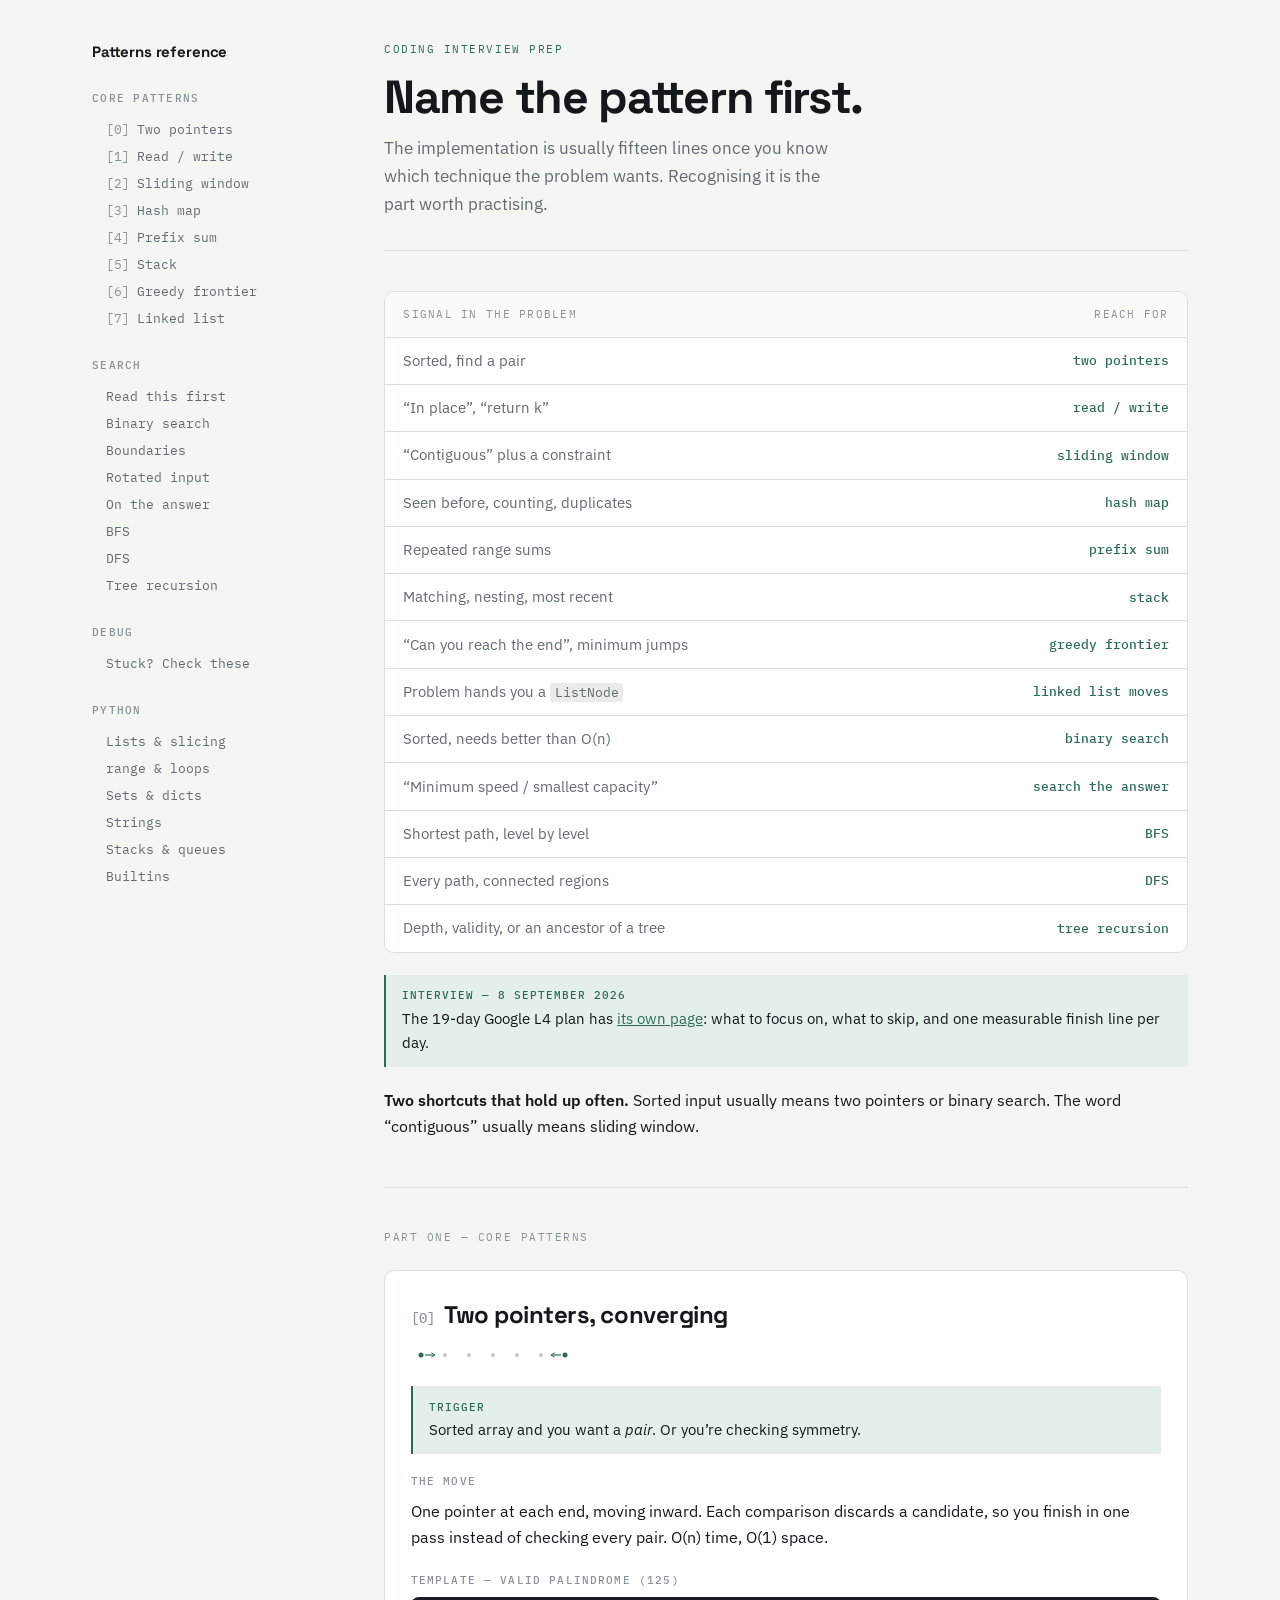
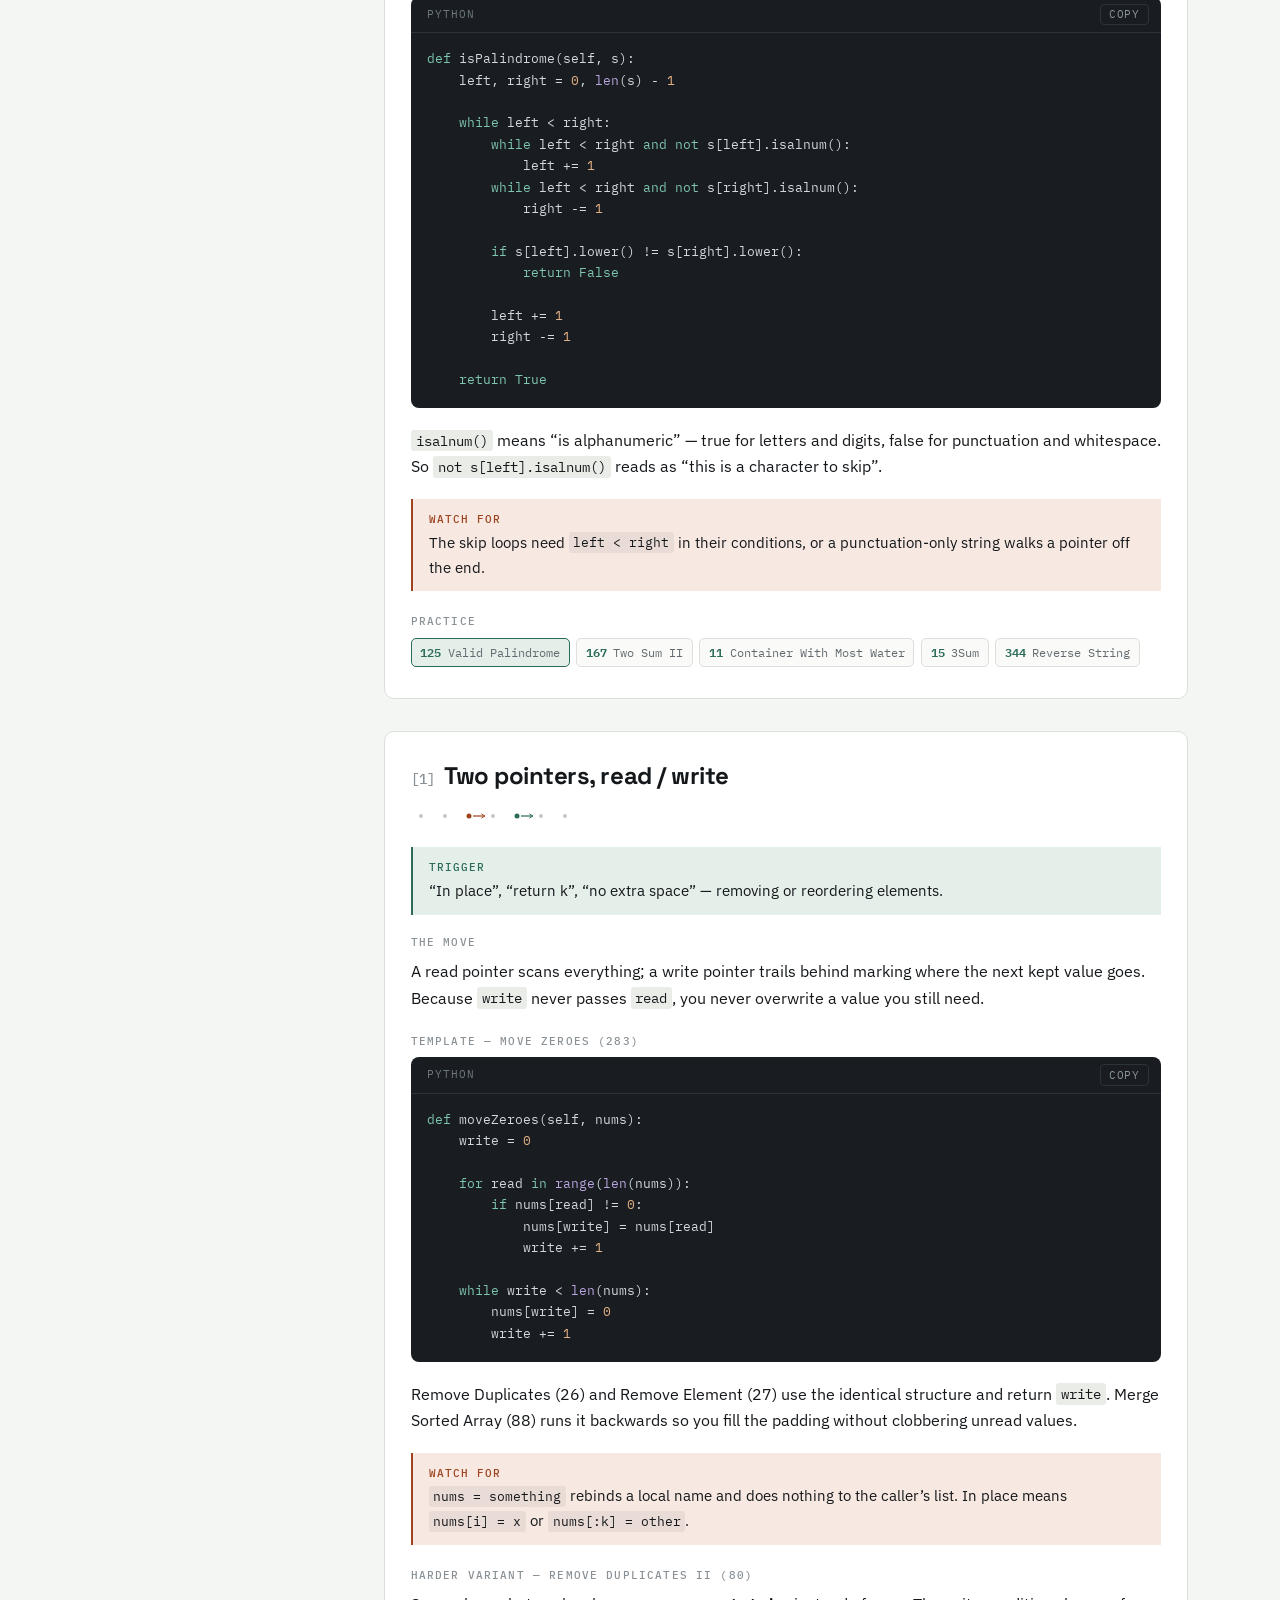
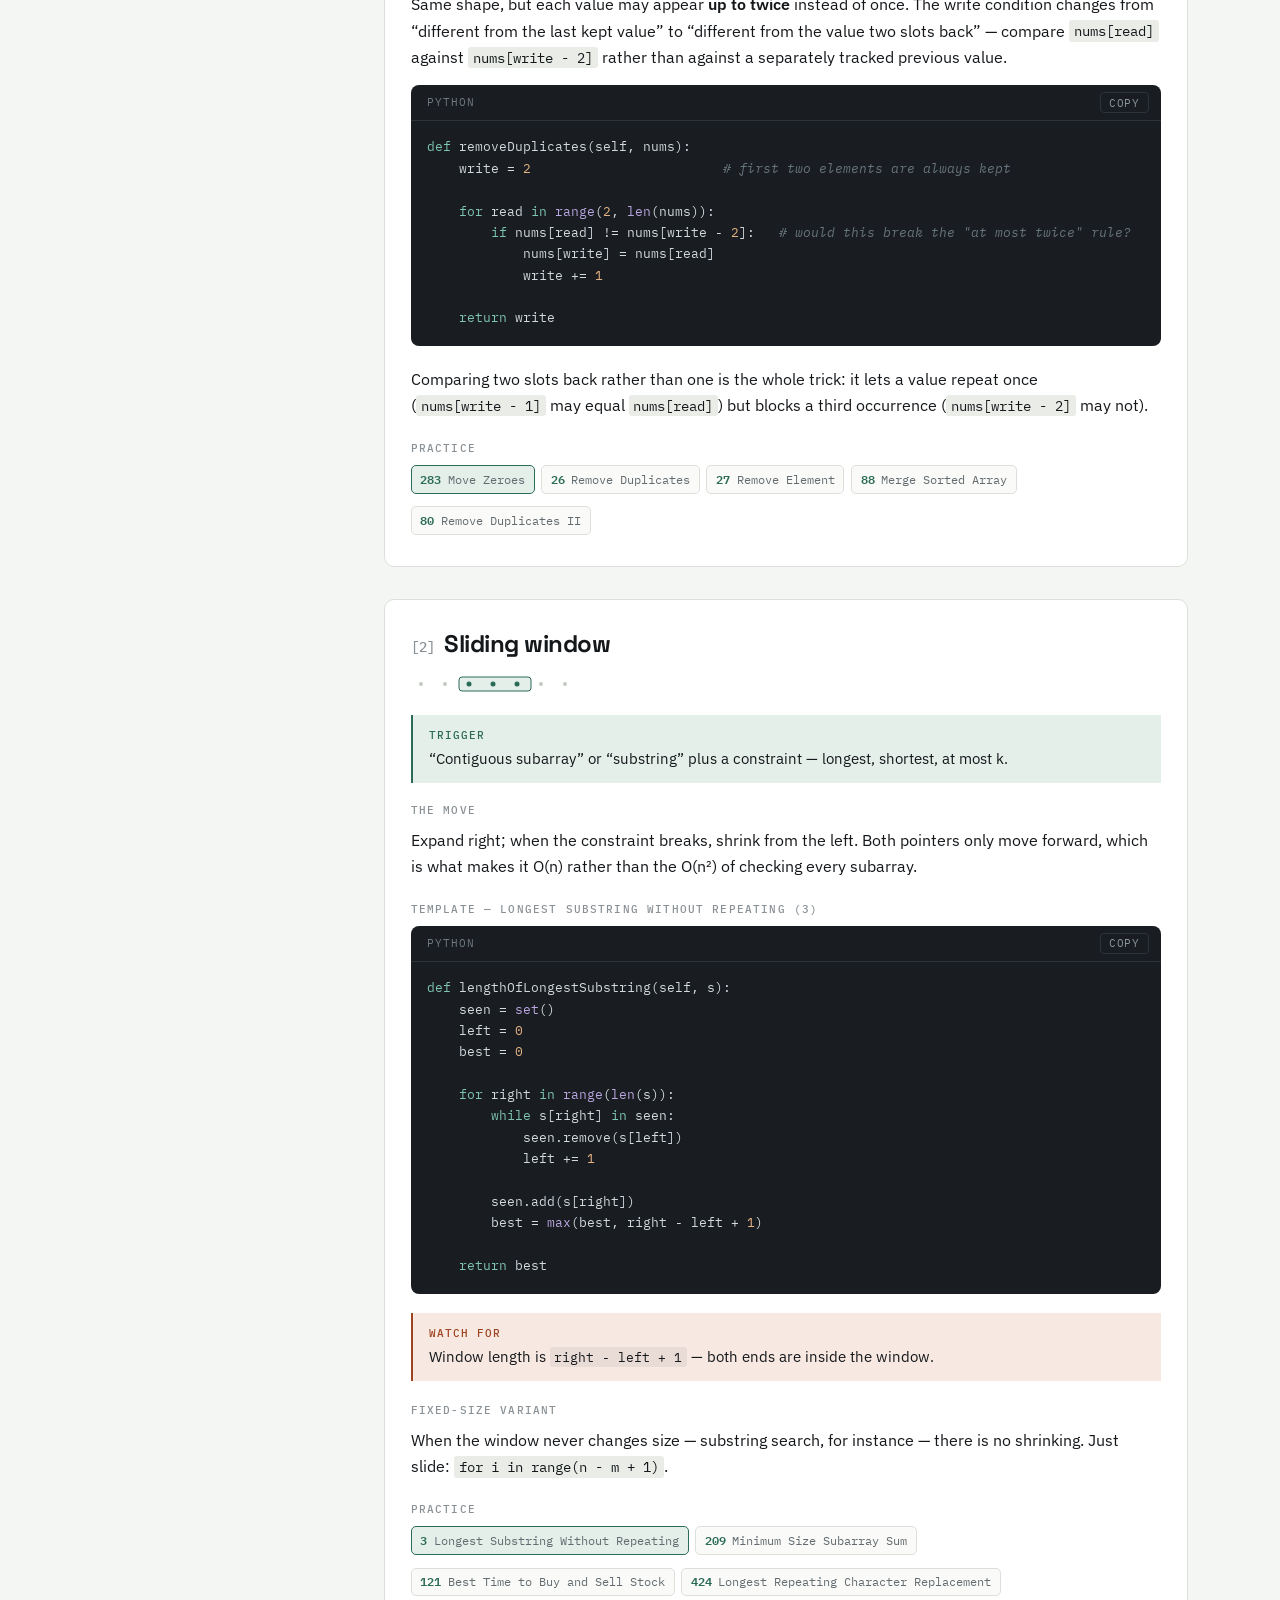
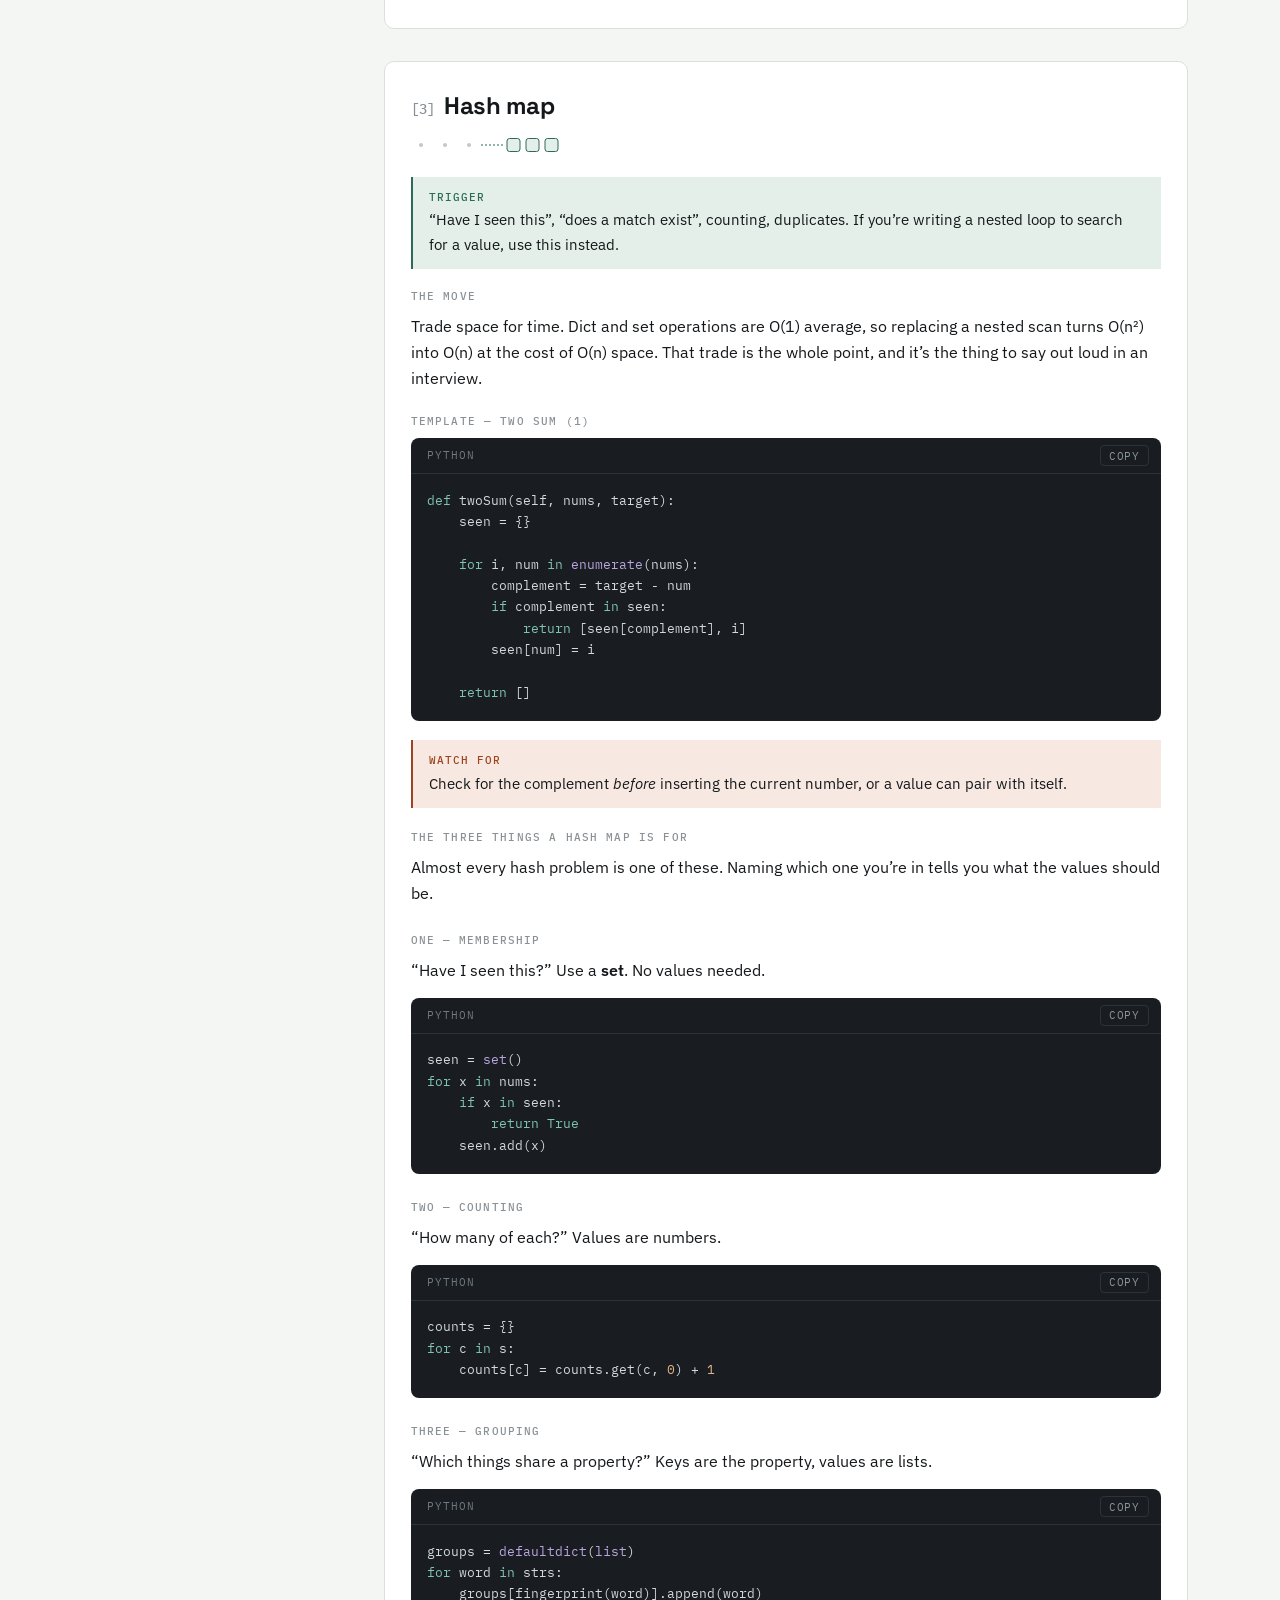
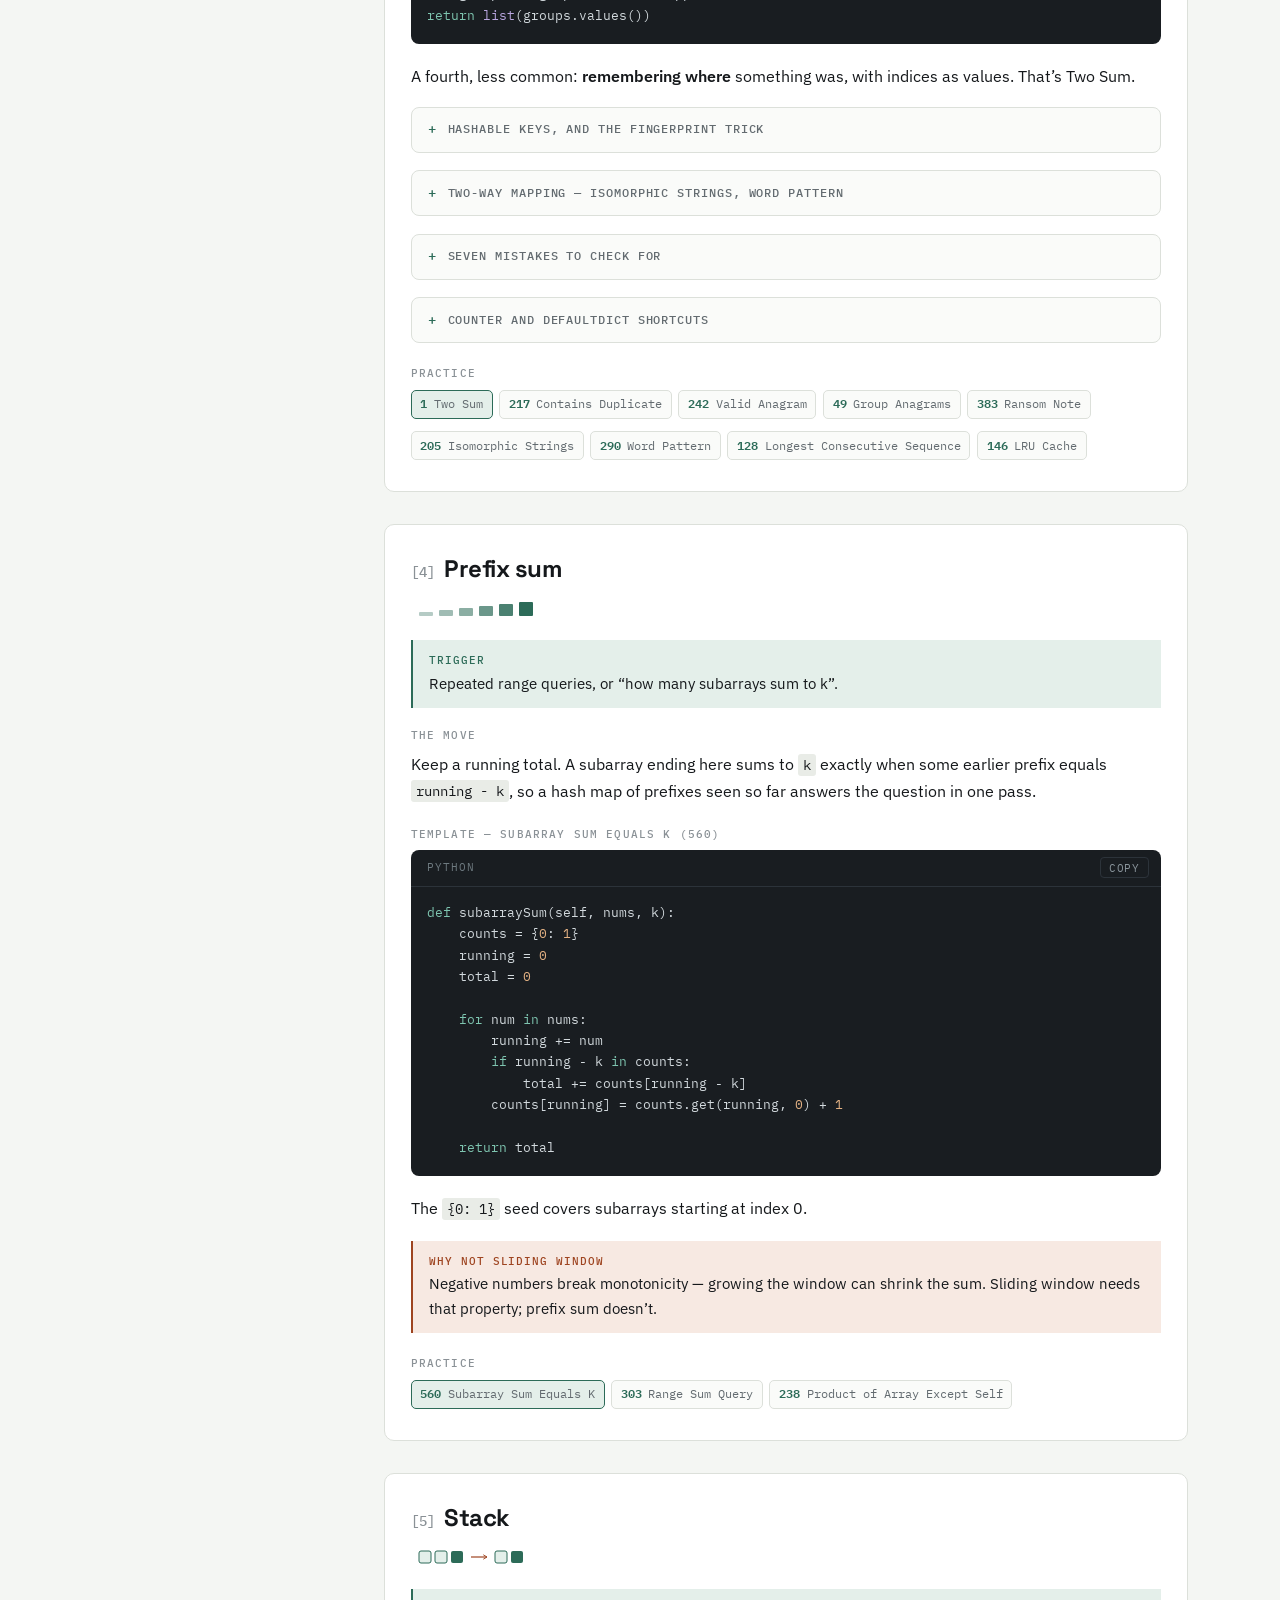
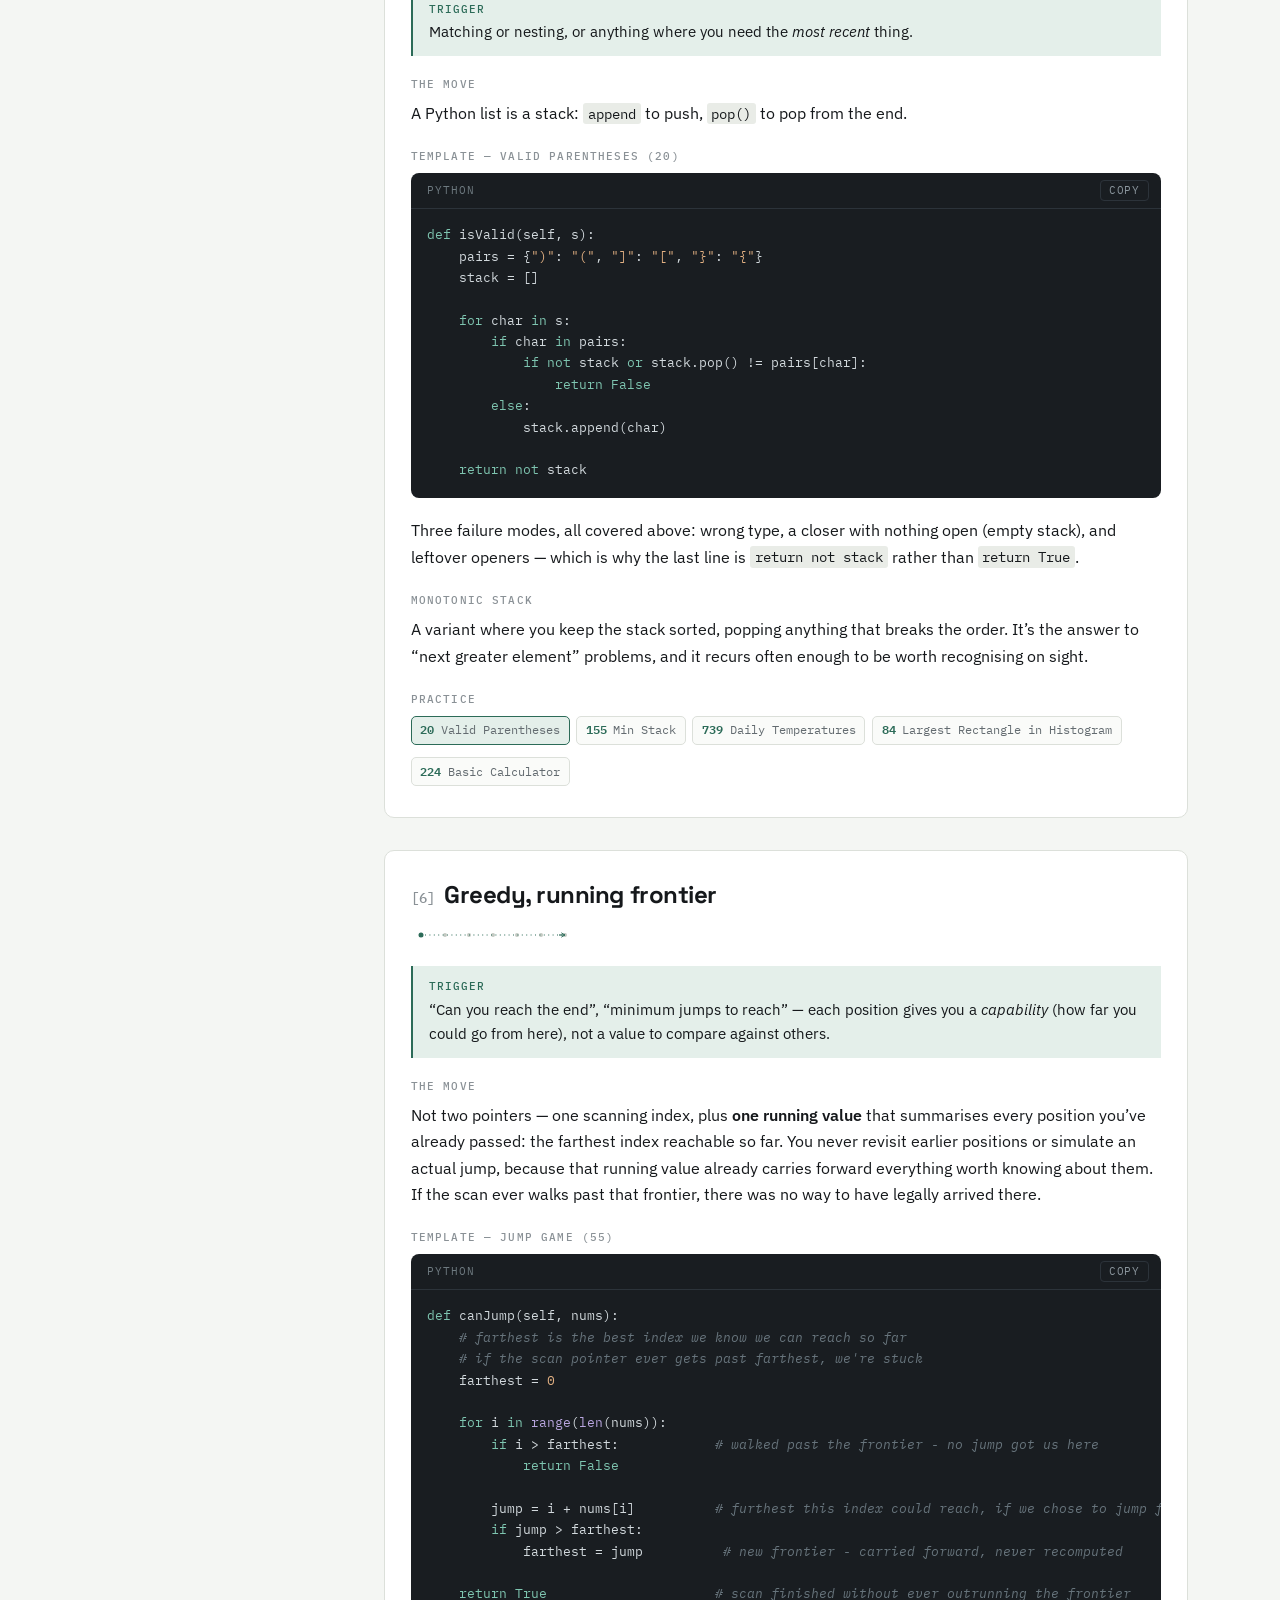
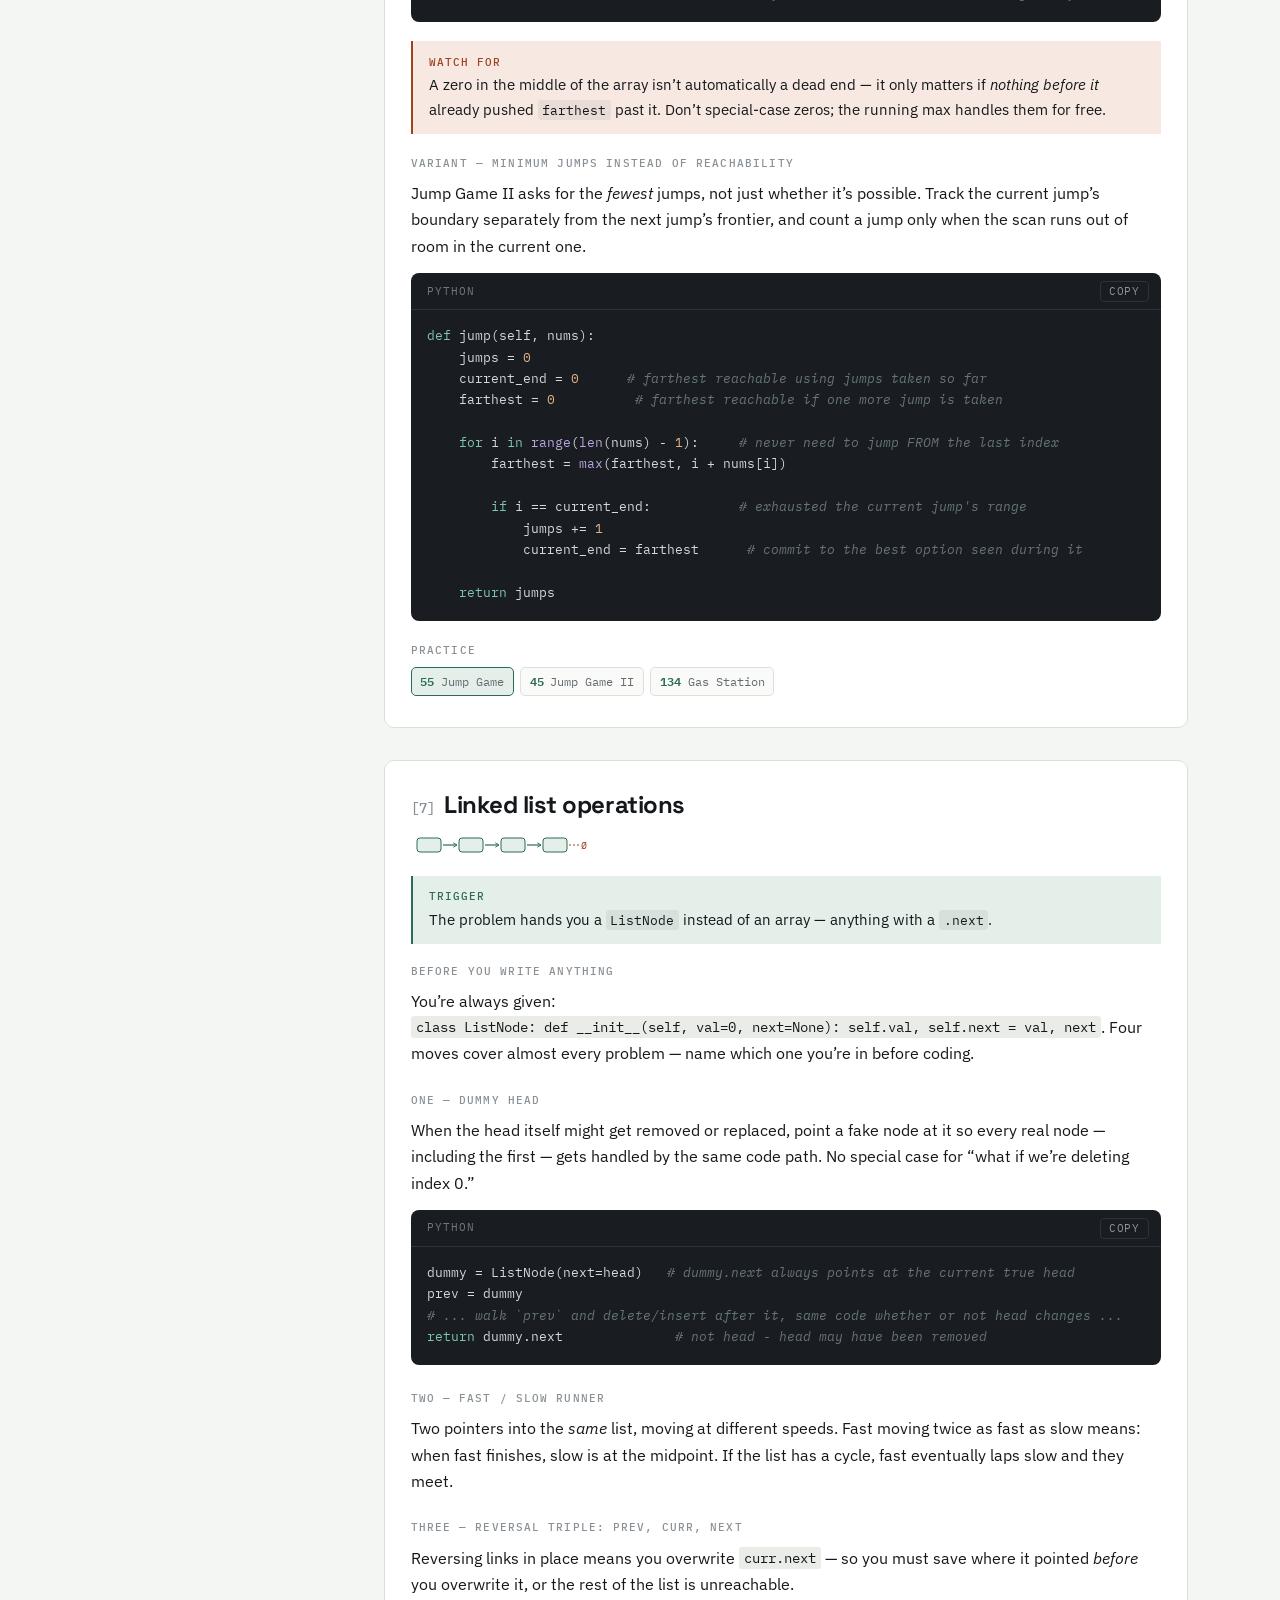
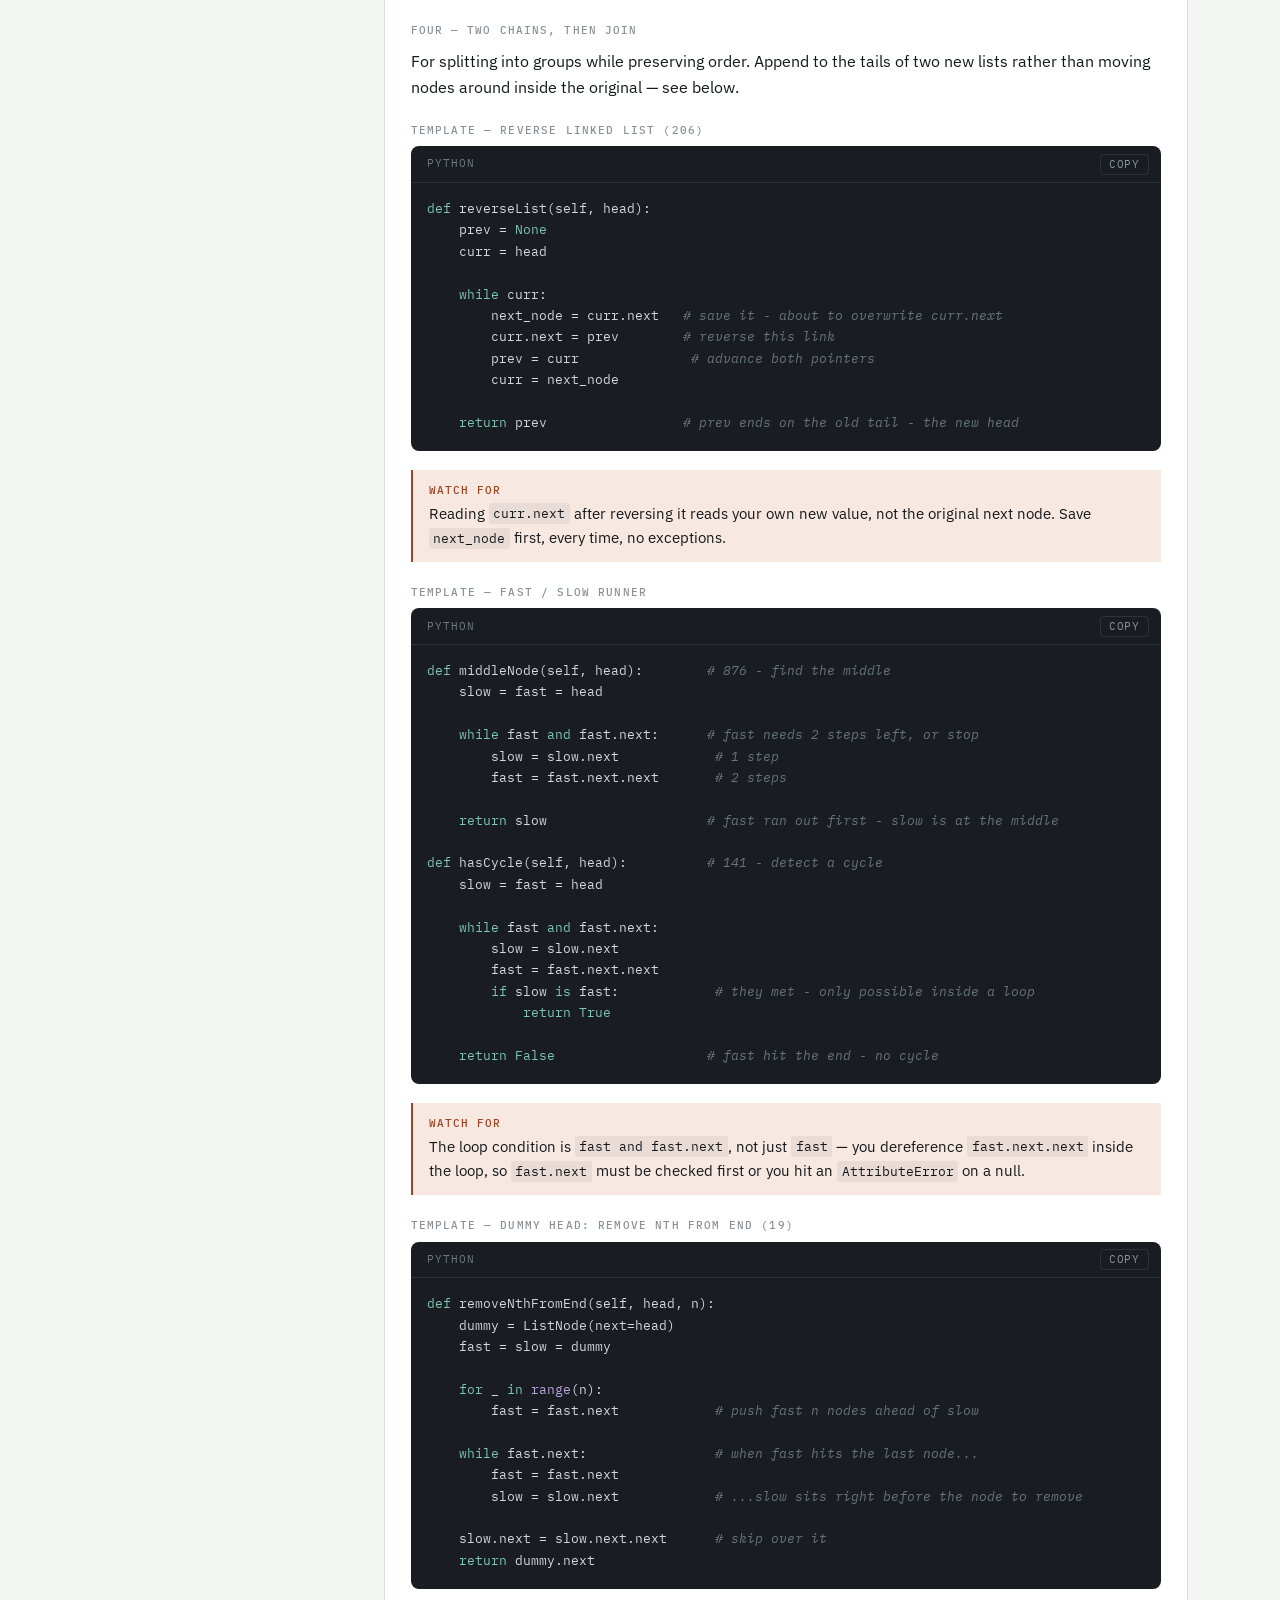
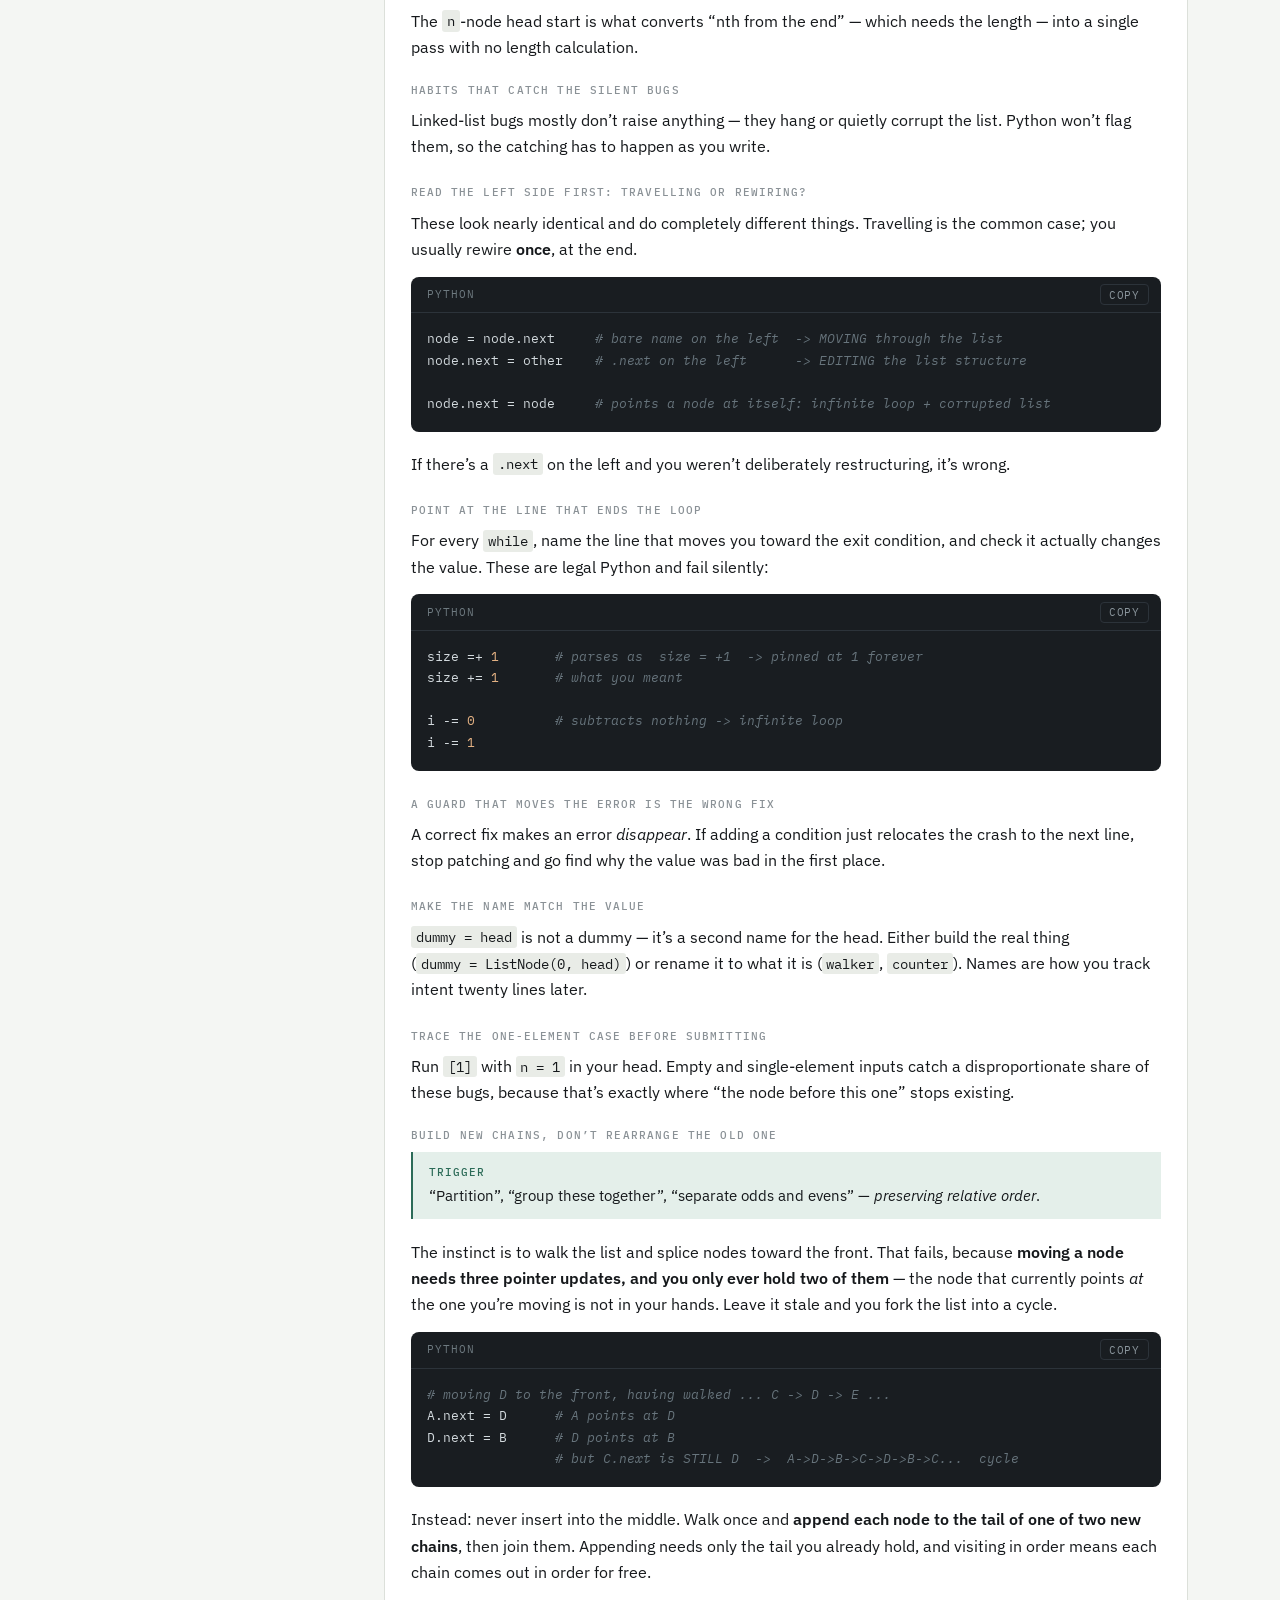
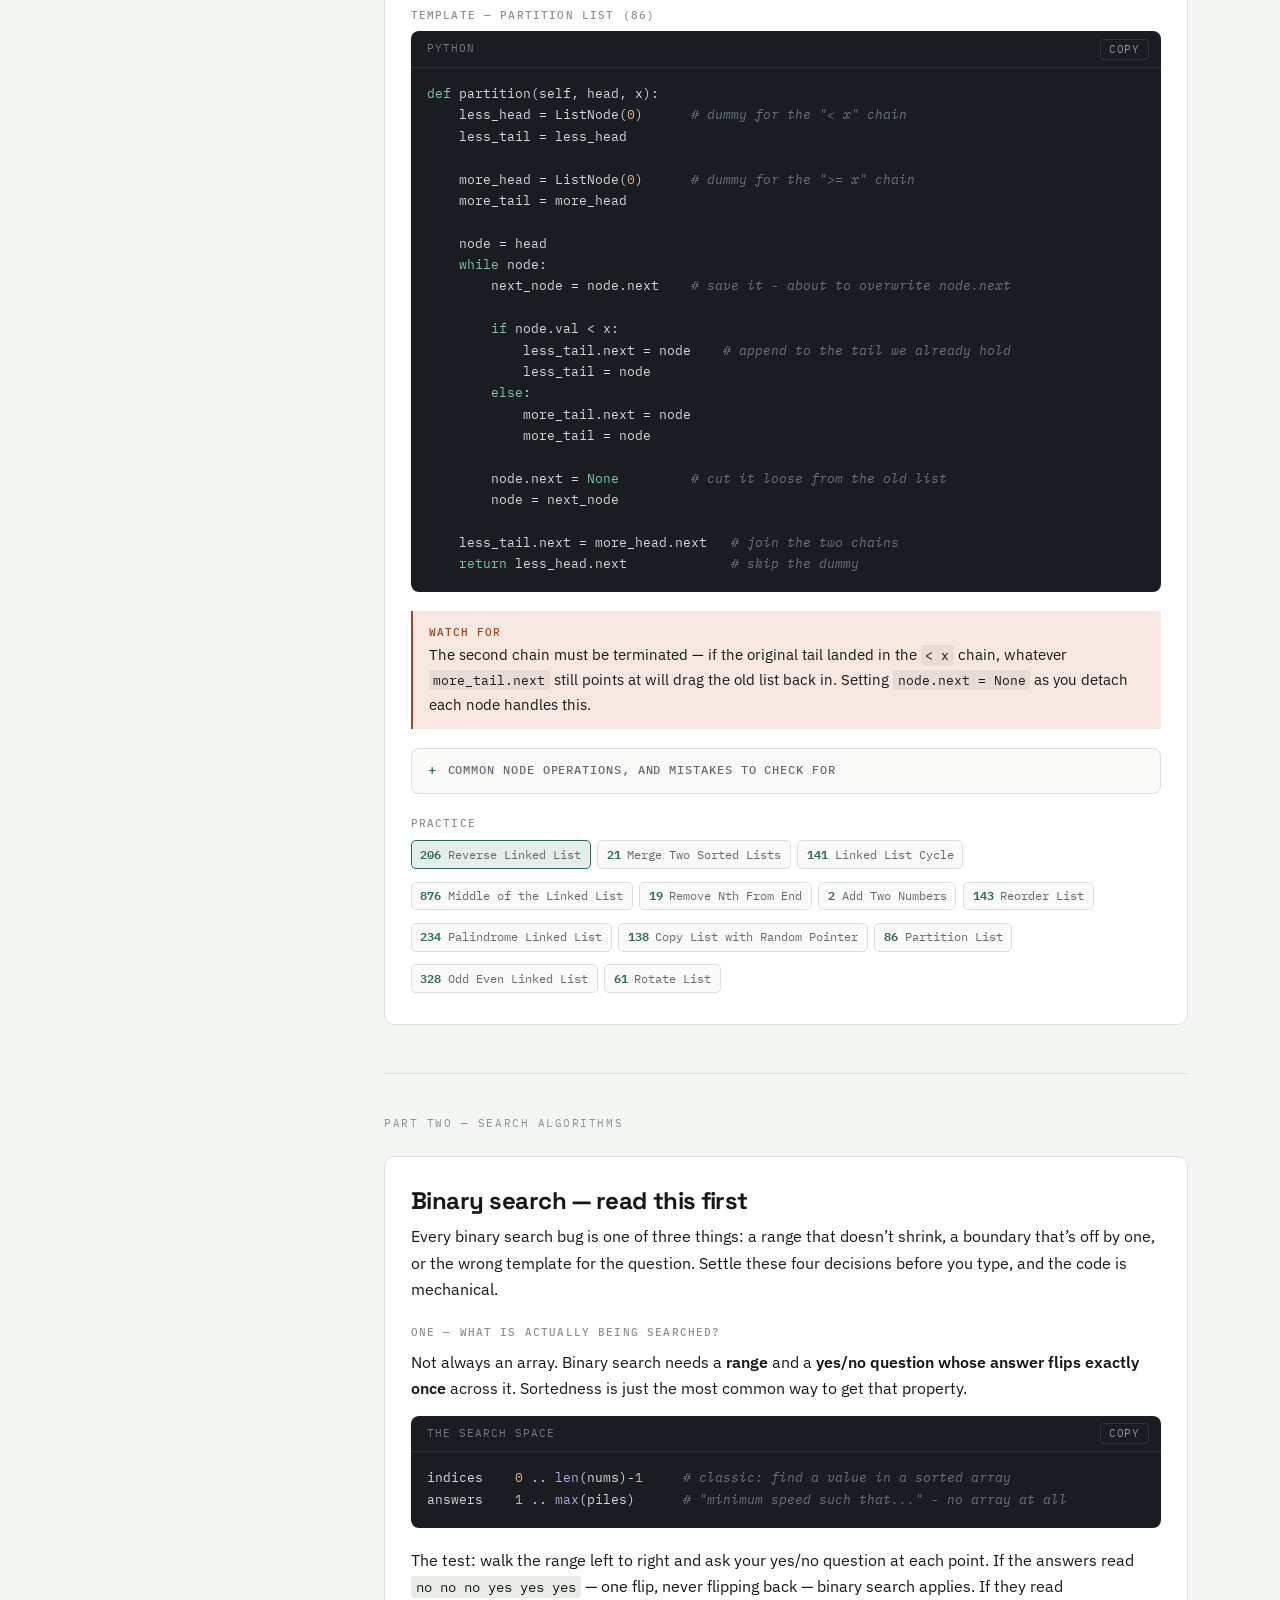
<file: index.html>
<!DOCTYPE html>
<html lang="en">
<head>
<meta charset="utf-8">
<meta name="viewport" content="width=device-width, initial-scale=1">
<title>Patterns reference — coding interview prep</title>
<link rel="preconnect" href="https://fonts.googleapis.com">
<link rel="preconnect" href="https://fonts.gstatic.com" crossorigin>
<link href="https://fonts.googleapis.com/css2?family=Space+Grotesk:wght@500;700&family=IBM+Plex+Sans:wght@400;500;600&family=IBM+Plex+Mono:wght@400;500;600&display=swap" rel="stylesheet">
<link rel="stylesheet" href="style.css">
</head>
<body>
<div class="wrap">
<nav class="rail">
  <p class="rail-title">Patterns reference</p>
  <div class="rail-nav">
  <h4>Core patterns</h4>
  <a href="#two-pointers"><span class="idx">[0]</span>Two pointers</a>
  <a href="#read-write"><span class="idx">[1]</span>Read / write</a>
  <a href="#window"><span class="idx">[2]</span>Sliding window</a>
  <a href="#hash"><span class="idx">[3]</span>Hash map</a>
  <a href="#prefix"><span class="idx">[4]</span>Prefix sum</a>
  <a href="#stack"><span class="idx">[5]</span>Stack</a>
  <a href="#greedy"><span class="idx">[6]</span>Greedy frontier</a>
  <a href="#linked-list"><span class="idx">[7]</span>Linked list</a>
  <h4>Search</h4>
  <a href="#binary-primer">Read this first</a>
  <a href="#binary">Binary search</a>
  <a href="#boundary">Boundaries</a>
  <a href="#rotated">Rotated input</a>
  <a href="#answer">On the answer</a>
  <a href="#bfs">BFS</a>
  <a href="#dfs">DFS</a>
  <a href="#tree-recursion">Tree recursion</a>
  <h4>Debug</h4>
  <a href="#checklist">Stuck? Check these</a>
  <h4>Python</h4>
  <a href="#g-lists">Lists &amp; slicing</a>
  <a href="#g-range">range &amp; loops</a>
  <a href="#g-dict">Sets &amp; dicts</a>
  <a href="#g-str">Strings</a>
  <a href="#g-stack">Stacks &amp; queues</a>
  <a href="#g-built">Builtins</a>
  <h4>Interview</h4>
  <a class="out" href="google.html">Google &mdash; Sep 8 &rarr;</a>
  </div>
</nav>
<main>
<header class="mast">
  <p class="eyebrow">Coding interview prep</p>
  <h1>Name the pattern first.</h1>
  <p class="lede">The implementation is usually fifteen lines once you know which technique the problem wants. Recognising it is the part worth practising.</p>
</header>

<div class="signals">
  <div class="signals-hd"><span>Signal in the problem</span><span>Reach for</span></div>
  <a class="sig" href="#two-pointers"><span class="sig-q">Sorted, find a pair</span><span class="sig-a">two pointers</span></a>
  <a class="sig" href="#read-write"><span class="sig-q">&ldquo;In place&rdquo;, &ldquo;return k&rdquo;</span><span class="sig-a">read / write</span></a>
  <a class="sig" href="#window"><span class="sig-q">&ldquo;Contiguous&rdquo; plus a constraint</span><span class="sig-a">sliding window</span></a>
  <a class="sig" href="#hash"><span class="sig-q">Seen before, counting, duplicates</span><span class="sig-a">hash map</span></a>
  <a class="sig" href="#prefix"><span class="sig-q">Repeated range sums</span><span class="sig-a">prefix sum</span></a>
  <a class="sig" href="#stack"><span class="sig-q">Matching, nesting, most recent</span><span class="sig-a">stack</span></a>
  <a class="sig" href="#greedy"><span class="sig-q">&ldquo;Can you reach the end&rdquo;, minimum jumps</span><span class="sig-a">greedy frontier</span></a>
  <a class="sig" href="#linked-list"><span class="sig-q">Problem hands you a <code>ListNode</code></span><span class="sig-a">linked list moves</span></a>
  <a class="sig" href="#binary"><span class="sig-q">Sorted, needs better than O(n)</span><span class="sig-a">binary search</span></a>
  <a class="sig" href="#answer"><span class="sig-q">&ldquo;Minimum speed / smallest capacity&rdquo;</span><span class="sig-a">search the answer</span></a>
  <a class="sig" href="#bfs"><span class="sig-q">Shortest path, level by level</span><span class="sig-a">BFS</span></a>
  <a class="sig" href="#dfs"><span class="sig-q">Every path, connected regions</span><span class="sig-a">DFS</span></a>
  <a class="sig" href="#tree-recursion"><span class="sig-q">Depth, validity, or an ancestor of a tree</span><span class="sig-a">tree recursion</span></a>
</div>

<div class="trigger"><b>Interview — 8 September 2026</b>The 19-day Google L4 plan has <a href="google.html">its own page</a>: what to focus on, what to skip, and one measurable finish line per day.</div>

<p><strong>Two shortcuts that hold up often.</strong> Sorted input usually means two pointers or binary search. The word &ldquo;contiguous&rdquo; usually means sliding window.</p>

<p class="part">Part one — core patterns</p>

<!-- ============ [0] TWO POINTERS ============ -->
<section id="two-pointers">
<div class="card">
  <div class="card-hd"><h2><span class="idx">[0]</span>Two pointers, converging</h2></div>
  <svg class="glyph" width="180" height="16" viewBox="0 0 180 16" aria-hidden="true"><circle cx="10" cy="8" r="2.5" fill="#2C6B58"/><circle cx="34" cy="8" r="2" fill="#C3C9C2"/><circle cx="58" cy="8" r="2" fill="#C3C9C2"/><circle cx="82" cy="8" r="2" fill="#C3C9C2"/><circle cx="106" cy="8" r="2" fill="#C3C9C2"/><circle cx="130" cy="8" r="2" fill="#C3C9C2"/><circle cx="154" cy="8" r="2.5" fill="#2C6B58"/><path d="M14 8h10" stroke="#2C6B58" stroke-width="1.2" marker-end="url(#a1)"/><path d="M150 8h-10" stroke="#2C6B58" stroke-width="1.2" marker-end="url(#a1)"/><defs><marker id="a1" viewBox="0 0 8 8" refX="6" refY="4" markerWidth="5" markerHeight="5" orient="auto"><path d="M1 1L6 4L1 7" fill="none" stroke="#2C6B58" stroke-width="1.2"/></marker></defs></svg>

  <div class="trigger"><b>Trigger</b>Sorted array and you want a <em>pair</em>. Or you&rsquo;re checking symmetry.</div>

  <p class="slot">The move</p>
  <p>One pointer at each end, moving inward. Each comparison discards a candidate, so you finish in one pass instead of checking every pair. O(n) time, O(1) space.</p>

  <p class="slot">Template — Valid Palindrome (125)</p>
  <div class="code"><div class="code-hd"><span class="lbl">python</span><button class="copy">Copy</button></div><pre><code>def isPalindrome(self, s):
    left, right = 0, len(s) - 1

    while left &lt; right:
        while left &lt; right and not s[left].isalnum():
            left += 1
        while left &lt; right and not s[right].isalnum():
            right -= 1

        if s[left].lower() != s[right].lower():
            return False

        left += 1
        right -= 1

    return True</code></pre></div>
  <p><code>isalnum()</code> means &ldquo;is alphanumeric&rdquo; — true for letters and digits, false for punctuation and whitespace. So <code>not s[left].isalnum()</code> reads as &ldquo;this is a character to skip&rdquo;.</p>

  <div class="watch"><b>Watch for</b>The skip loops need <code>left &lt; right</code> in their conditions, or a punctuation-only string walks a pointer off the end.</div>

  <p class="slot">Practice</p>
  <ul class="chips">
    <li><a target="_blank" rel="noopener" class="chip lead" href="https://leetcode.com/problems/valid-palindrome/"><span class="no">125</span> Valid Palindrome</a></li>
    <li><a target="_blank" rel="noopener" class="chip" href="https://leetcode.com/problems/two-sum-ii-input-array-is-sorted/"><span class="no">167</span> Two Sum II</a></li>
    <li><a target="_blank" rel="noopener" class="chip" href="https://leetcode.com/problems/container-with-most-water/"><span class="no">11</span> Container With Most Water</a></li>
    <li><a target="_blank" rel="noopener" class="chip" href="https://leetcode.com/problems/3sum/"><span class="no">15</span> 3Sum</a></li>
    <li><a target="_blank" rel="noopener" class="chip" href="https://leetcode.com/problems/reverse-string/"><span class="no">344</span> Reverse String</a></li>
  </ul>
</div>
</section>

<!-- ============ [1] READ / WRITE ============ -->
<section id="read-write">
<div class="card">
  <div class="card-hd"><h2><span class="idx">[1]</span>Two pointers, read / write</h2></div>
  <svg class="glyph" width="180" height="16" viewBox="0 0 180 16" aria-hidden="true"><circle cx="10" cy="8" r="2" fill="#C3C9C2"/><circle cx="34" cy="8" r="2" fill="#C3C9C2"/><circle cx="58" cy="8" r="2.5" fill="#9E4420"/><circle cx="82" cy="8" r="2" fill="#C3C9C2"/><circle cx="106" cy="8" r="2.5" fill="#2C6B58"/><circle cx="130" cy="8" r="2" fill="#C3C9C2"/><circle cx="154" cy="8" r="2" fill="#C3C9C2"/><path d="M62 8h12" stroke="#9E4420" stroke-width="1.2" marker-end="url(#a2)"/><path d="M110 8h12" stroke="#2C6B58" stroke-width="1.2" marker-end="url(#a3)"/><defs><marker id="a2" viewBox="0 0 8 8" refX="6" refY="4" markerWidth="5" markerHeight="5" orient="auto"><path d="M1 1L6 4L1 7" fill="none" stroke="#9E4420" stroke-width="1.2"/></marker><marker id="a3" viewBox="0 0 8 8" refX="6" refY="4" markerWidth="5" markerHeight="5" orient="auto"><path d="M1 1L6 4L1 7" fill="none" stroke="#2C6B58" stroke-width="1.2"/></marker></defs></svg>

  <div class="trigger"><b>Trigger</b>&ldquo;In place&rdquo;, &ldquo;return k&rdquo;, &ldquo;no extra space&rdquo; — removing or reordering elements.</div>

  <p class="slot">The move</p>
  <p>A read pointer scans everything; a write pointer trails behind marking where the next kept value goes. Because <code>write</code> never passes <code>read</code>, you never overwrite a value you still need.</p>

  <p class="slot">Template — Move Zeroes (283)</p>
  <div class="code"><div class="code-hd"><span class="lbl">python</span><button class="copy">Copy</button></div><pre><code>def moveZeroes(self, nums):
    write = 0

    for read in range(len(nums)):
        if nums[read] != 0:
            nums[write] = nums[read]
            write += 1

    while write &lt; len(nums):
        nums[write] = 0
        write += 1</code></pre></div>
  <p>Remove Duplicates (26) and Remove Element (27) use the identical structure and return <code>write</code>. Merge Sorted Array (88) runs it backwards so you fill the padding without clobbering unread values.</p>

  <div class="watch"><b>Watch for</b><code>nums = something</code> rebinds a local name and does nothing to the caller&rsquo;s list. In place means <code>nums[i] = x</code> or <code>nums[:k] = other</code>.</div>

  <p class="slot">Harder variant — Remove Duplicates II (80)</p>
  <p>Same shape, but each value may appear <strong>up to twice</strong> instead of once. The write condition changes from &ldquo;different from the last kept value&rdquo; to &ldquo;different from the value two slots back&rdquo; — compare <code>nums[read]</code> against <code>nums[write - 2]</code> rather than against a separately tracked previous value.</p>
  <div class="code"><div class="code-hd"><span class="lbl">python</span><button class="copy">Copy</button></div><pre><code>def removeDuplicates(self, nums):
    write = 2                        # first two elements are always kept

    for read in range(2, len(nums)):
        if nums[read] != nums[write - 2]:   # would this break the "at most twice" rule?
            nums[write] = nums[read]
            write += 1

    return write</code></pre></div>
  <p>Comparing two slots back rather than one is the whole trick: it lets a value repeat once (<code>nums[write - 1]</code> may equal <code>nums[read]</code>) but blocks a third occurrence (<code>nums[write - 2]</code> may not).</p>

  <p class="slot">Practice</p>
  <ul class="chips">
    <li><a target="_blank" rel="noopener" class="chip lead" href="https://leetcode.com/problems/move-zeroes/"><span class="no">283</span> Move Zeroes</a></li>
    <li><a target="_blank" rel="noopener" class="chip" href="https://leetcode.com/problems/remove-duplicates-from-sorted-array/"><span class="no">26</span> Remove Duplicates</a></li>
    <li><a target="_blank" rel="noopener" class="chip" href="https://leetcode.com/problems/remove-element/"><span class="no">27</span> Remove Element</a></li>
    <li><a target="_blank" rel="noopener" class="chip" href="https://leetcode.com/problems/merge-sorted-array/"><span class="no">88</span> Merge Sorted Array</a></li>
    <li><a target="_blank" rel="noopener" class="chip" href="https://leetcode.com/problems/remove-duplicates-from-sorted-array-ii/"><span class="no">80</span> Remove Duplicates II</a></li>
  </ul>
</div>
</section>

<!-- ============ [2] SLIDING WINDOW ============ -->
<section id="window">
<div class="card">
  <div class="card-hd"><h2><span class="idx">[2]</span>Sliding window</h2></div>
  <svg class="glyph" width="180" height="16" viewBox="0 0 180 16" aria-hidden="true"><rect x="48" y="1" width="72" height="14" rx="3" fill="#E4EFEA" stroke="#2C6B58" stroke-width="1"/><circle cx="10" cy="8" r="2" fill="#C3C9C2"/><circle cx="34" cy="8" r="2" fill="#C3C9C2"/><circle cx="58" cy="8" r="2.5" fill="#2C6B58"/><circle cx="82" cy="8" r="2.5" fill="#2C6B58"/><circle cx="106" cy="8" r="2.5" fill="#2C6B58"/><circle cx="130" cy="8" r="2" fill="#C3C9C2"/><circle cx="154" cy="8" r="2" fill="#C3C9C2"/></svg>

  <div class="trigger"><b>Trigger</b>&ldquo;Contiguous subarray&rdquo; or &ldquo;substring&rdquo; plus a constraint — longest, shortest, at most k.</div>

  <p class="slot">The move</p>
  <p>Expand right; when the constraint breaks, shrink from the left. Both pointers only move forward, which is what makes it O(n) rather than the O(n&sup2;) of checking every subarray.</p>

  <p class="slot">Template — Longest Substring Without Repeating (3)</p>
  <div class="code"><div class="code-hd"><span class="lbl">python</span><button class="copy">Copy</button></div><pre><code>def lengthOfLongestSubstring(self, s):
    seen = set()
    left = 0
    best = 0

    for right in range(len(s)):
        while s[right] in seen:
            seen.remove(s[left])
            left += 1

        seen.add(s[right])
        best = max(best, right - left + 1)

    return best</code></pre></div>

  <div class="watch"><b>Watch for</b>Window length is <code>right - left + 1</code> — both ends are inside the window.</div>

  <p class="slot">Fixed-size variant</p>
  <p>When the window never changes size — substring search, for instance — there is no shrinking. Just slide: <code>for i in range(n - m + 1)</code>.</p>

  <p class="slot">Practice</p>
  <ul class="chips">
    <li><a target="_blank" rel="noopener" class="chip lead" href="https://leetcode.com/problems/longest-substring-without-repeating-characters/"><span class="no">3</span> Longest Substring Without Repeating</a></li>
    <li><a target="_blank" rel="noopener" class="chip" href="https://leetcode.com/problems/minimum-size-subarray-sum/"><span class="no">209</span> Minimum Size Subarray Sum</a></li>
    <li><a target="_blank" rel="noopener" class="chip" href="https://leetcode.com/problems/best-time-to-buy-and-sell-stock/"><span class="no">121</span> Best Time to Buy and Sell Stock</a></li>
    <li><a target="_blank" rel="noopener" class="chip" href="https://leetcode.com/problems/longest-repeating-character-replacement/"><span class="no">424</span> Longest Repeating Character Replacement</a></li>
  </ul>
</div>
</section>

<!-- ============ [3] HASH MAP ============ -->
<section id="hash">
<div class="card">
  <div class="card-hd"><h2><span class="idx">[3]</span>Hash map</h2></div>
  <svg class="glyph" width="180" height="16" viewBox="0 0 180 16" aria-hidden="true"><circle cx="10" cy="8" r="2" fill="#C3C9C2"/><circle cx="34" cy="8" r="2" fill="#C3C9C2"/><circle cx="58" cy="8" r="2" fill="#C3C9C2"/><path d="M70 8h22" stroke="#2C6B58" stroke-width="1.2" stroke-dasharray="2 2"/><rect x="96" y="1.5" width="13" height="13" rx="2.5" fill="#E4EFEA" stroke="#2C6B58"/><rect x="115" y="1.5" width="13" height="13" rx="2.5" fill="#E4EFEA" stroke="#2C6B58"/><rect x="134" y="1.5" width="13" height="13" rx="2.5" fill="#E4EFEA" stroke="#2C6B58"/></svg>

  <div class="trigger"><b>Trigger</b>&ldquo;Have I seen this&rdquo;, &ldquo;does a match exist&rdquo;, counting, duplicates. If you&rsquo;re writing a nested loop to search for a value, use this instead.</div>

  <p class="slot">The move</p>
  <p>Trade space for time. Dict and set operations are O(1) average, so replacing a nested scan turns O(n&sup2;) into O(n) at the cost of O(n) space. That trade is the whole point, and it&rsquo;s the thing to say out loud in an interview.</p>

  <p class="slot">Template — Two Sum (1)</p>
  <div class="code"><div class="code-hd"><span class="lbl">python</span><button class="copy">Copy</button></div><pre><code>def twoSum(self, nums, target):
    seen = {}

    for i, num in enumerate(nums):
        complement = target - num
        if complement in seen:
            return [seen[complement], i]
        seen[num] = i

    return []</code></pre></div>

  <div class="watch"><b>Watch for</b>Check for the complement <em>before</em> inserting the current number, or a value can pair with itself.</div>

  <p class="slot">The three things a hash map is for</p>
  <p>Almost every hash problem is one of these. Naming which one you&rsquo;re in tells you what the values should be.</p>
  <h4>One — membership</h4>
  <p>&ldquo;Have I seen this?&rdquo; Use a <strong>set</strong>. No values needed.</p>
  <div class="code"><div class="code-hd"><span class="lbl">python</span><button class="copy">Copy</button></div><pre><code>seen = set()
for x in nums:
    if x in seen:
        return True
    seen.add(x)</code></pre></div>
  <h4>Two — counting</h4>
  <p>&ldquo;How many of each?&rdquo; Values are numbers.</p>
  <div class="code"><div class="code-hd"><span class="lbl">python</span><button class="copy">Copy</button></div><pre><code>counts = {}
for c in s:
    counts[c] = counts.get(c, 0) + 1</code></pre></div>
  <h4>Three — grouping</h4>
  <p>&ldquo;Which things share a property?&rdquo; Keys are the property, values are lists.</p>
  <div class="code"><div class="code-hd"><span class="lbl">python</span><button class="copy">Copy</button></div><pre><code>groups = defaultdict(list)
for word in strs:
    groups[fingerprint(word)].append(word)
return list(groups.values())</code></pre></div>
  <p>A fourth, less common: <strong>remembering where</strong> something was, with indices as values. That&rsquo;s Two Sum.</p>

  <details class="deep">
    <summary>Hashable keys, and the fingerprint trick</summary>
    <div class="deep-body">
      <h3>Keys must be hashable</h3>
      <p>Dict keys and set members must be immutable. This is the constraint that silently blocks the obvious approach.</p>
      <div class="code"><div class="code-hd"><span class="lbl">python</span><button class="copy">Copy</button></div><pre><code>"aet"            # string  - fine
(1, 0, 2)        # tuple   - fine
frozenset(x)     # fine
["a","e","t"]    # list    - TypeError
{"a": 1}         # dict    - TypeError</code></pre></div>
      <p>So a letter-count fingerprint can&rsquo;t be a dict — convert it to a tuple. Grid coordinates work as <code>seen[(r, c)]</code> but not <code>seen[[r, c]]</code>.</p>

      <h3>Grouping by a computed key</h3>
      <p>The move behind Group Anagrams: when you need things that share a property grouped together, <strong>make the property the key</strong>. No comparison between items ever happens.</p>
      <div class="code"><div class="code-hd"><span class="lbl">python</span><button class="copy">Copy</button></div><pre><code>from collections import defaultdict

def groupAnagrams(self, strs):
    groups = defaultdict(list)

    for word in strs:
        key = "".join(sorted(word))     # anagrams share a sorted form
        groups[key].append(word)

    return list(groups.values())</code></pre></div>
      <p>The alternative fingerprint is a 26-slot frequency tuple — <code>tuple(counts)</code>, using <code>ord(ch) - ord("a")</code> as the index. Both convert an unhashable fingerprint into a hashable one. Sorting is O(k log k) per word and shorter to write; counting is O(k) and the better answer if an interviewer pushes. Same move solves Group Shifted Strings (249) and Find Duplicate File in System (609).</p>
    </div>
  </details>

  <details class="deep">
    <summary>Two-way mapping — Isomorphic Strings, Word Pattern</summary>
    <div class="deep-body">
      <p>Isomorphic Strings (205) and Word Pattern (290) need consistency in <strong>both</strong> directions. One dict only enforces one direction — <code>a &rarr; dog</code> and <code>b &rarr; dog</code> both pass individually, but two letters can&rsquo;t claim the same word.</p>
      <div class="code"><div class="code-hd"><span class="lbl">python</span><button class="copy">Copy</button></div><pre><code>if val not in mapping:
    if word in used:
        return False
    mapping[val] = word
    used.add(word)
elif mapping[val] != word:
    return False</code></pre></div>
      <p>The alternative is converting both sides to a canonical <strong>shape</strong> and comparing them.</p>
      <div class="code"><div class="code-hd"><span class="lbl">python</span><button class="copy">Copy</button></div><pre><code>def shape(seq):
    seen = {}
    out = []
    for item in seq:
        if item not in seen:
            seen[item] = len(seen)      # first distinct -&gt; 0, second -&gt; 1
        out.append(seen[item])
    return out

return shape(pattern) == shape(words)</code></pre></div>
      <p><code>"abba"</code> and <code>["dog","cat","cat","dog"]</code> both become <code>[0,1,1,0]</code>.</p>
    </div>
  </details>

  <details class="deep">
    <summary>Seven mistakes to check for</summary>
    <div class="deep-body">
      <h4>Rebinding instead of assigning into</h4>
      <p>The most common one by far. Same error as <code>nums = result</code> instead of <code>nums[:k] = result</code>.</p>
      <div class="code"><div class="code-hd"><span class="lbl">python</span><button class="copy">Copy</button></div><pre><code>storage = {letter: 1}        # replaces the WHOLE dict
storage[letter] = 1          # sets one key - what you meant</code></pre></div>
      <h4>Reading a key to test whether it exists</h4>
      <div class="code"><div class="code-hd"><span class="lbl">python</span><button class="copy">Copy</button></div><pre><code>if storage[key] not in storage:    # KeyError on the first pass
if key not in storage:             # correct</code></pre></div>
      <h4>get() without a default</h4>
      <p>Returns <code>None</code>, and <code>None != 0</code> is true — so the check you meant to fail quietly passes.</p>
      <div class="code"><div class="code-hd"><span class="lbl">python</span><button class="copy">Copy</button></div><pre><code>storage.get(letter)          # None if absent
storage.get(letter, 0)       # 0 if absent - almost always what you want</code></pre></div>
      <h4>get() when the value can be falsy</h4>
      <p>A key holding <code>0</code> looks identical to a missing key. Use <code>in</code> when existence itself is the question.</p>
      <div class="code"><div class="code-hd"><span class="lbl">python</span><button class="copy">Copy</button></div><pre><code>storage = {"a": 0}
if storage.get("a"):      # False - but the key exists
if "a" in storage:        # True  - correct</code></pre></div>
      <h4>Treating the returned value as an object</h4>
      <p><code>storage.get(k)</code> returns the value itself. There is no <code>.value</code> on it.</p>
      <h4>append returns None</h4>
      <div class="code"><div class="code-hd"><span class="lbl">python</span><button class="copy">Copy</button></div><pre><code>storage[k] = storage[k].append(x)    # sets the value to None
storage[k].append(x)                 # correct - no assignment</code></pre></div>
      <h4>Appending to a key that doesn&rsquo;t exist yet</h4>
      <div class="code"><div class="code-hd"><span class="lbl">python</span><button class="copy">Copy</button></div><pre><code>storage.setdefault(k, []).append(x)   # creates the list if missing
groups = defaultdict(list)            # or avoid it entirely</code></pre></div>
    </div>
  </details>

  <details class="deep">
    <summary>Counter and defaultdict shortcuts</summary>
    <div class="deep-body">
      <div class="code"><div class="code-hd"><span class="lbl">python</span><button class="copy">Copy</button></div><pre><code>from collections import Counter, defaultdict

Counter(s)                   # {item: count} in one call
Counter(s).most_common(1)    # [(most frequent, its count)]
Counter(a) - Counter(b)      # subtract counts, drops zero and below
Counter(a) == Counter(b)     # anagram check in one line

defaultdict(list)            # missing key -&gt; []
defaultdict(int)             # missing key -&gt; 0, so counts[k] += 1 just works</code></pre></div>
      <p><code>Counter(a) - Counter(b)</code> being empty means b covers a — that&rsquo;s Ransom Note (383) in one line.</p>
    </div>
  </details>

  <p class="slot">Practice</p>
  <ul class="chips">
    <li><a target="_blank" rel="noopener" class="chip lead" href="https://leetcode.com/problems/two-sum/"><span class="no">1</span> Two Sum</a></li>
    <li><a target="_blank" rel="noopener" class="chip" href="https://leetcode.com/problems/contains-duplicate/"><span class="no">217</span> Contains Duplicate</a></li>
    <li><a target="_blank" rel="noopener" class="chip" href="https://leetcode.com/problems/valid-anagram/"><span class="no">242</span> Valid Anagram</a></li>
    <li><a target="_blank" rel="noopener" class="chip" href="https://leetcode.com/problems/group-anagrams/"><span class="no">49</span> Group Anagrams</a></li>
    <li><a target="_blank" rel="noopener" class="chip" href="https://leetcode.com/problems/ransom-note/"><span class="no">383</span> Ransom Note</a></li>
    <li><a target="_blank" rel="noopener" class="chip" href="https://leetcode.com/problems/isomorphic-strings/"><span class="no">205</span> Isomorphic Strings</a></li>
    <li><a target="_blank" rel="noopener" class="chip" href="https://leetcode.com/problems/word-pattern/"><span class="no">290</span> Word Pattern</a></li>
    <li><a target="_blank" rel="noopener" class="chip" href="https://leetcode.com/problems/longest-consecutive-sequence/"><span class="no">128</span> Longest Consecutive Sequence</a></li>
    <li><a target="_blank" rel="noopener" class="chip" href="https://leetcode.com/problems/lru-cache/"><span class="no">146</span> LRU Cache</a></li>
  </ul>
</div>
</section>

<!-- ============ [4] PREFIX SUM ============ -->
<section id="prefix">
<div class="card">
  <div class="card-hd"><h2><span class="idx">[4]</span>Prefix sum</h2></div>
  <svg class="glyph" width="180" height="16" viewBox="0 0 180 16" aria-hidden="true"><rect x="8" y="11" width="14" height="4" rx="1" fill="#2C6B58" opacity=".35"/><rect x="28" y="9" width="14" height="6" rx="1" fill="#2C6B58" opacity=".45"/><rect x="48" y="7" width="14" height="8" rx="1" fill="#2C6B58" opacity=".55"/><rect x="68" y="5" width="14" height="10" rx="1" fill="#2C6B58" opacity=".7"/><rect x="88" y="3" width="14" height="12" rx="1" fill="#2C6B58" opacity=".85"/><rect x="108" y="1" width="14" height="14" rx="1" fill="#2C6B58"/></svg>

  <div class="trigger"><b>Trigger</b>Repeated range queries, or &ldquo;how many subarrays sum to k&rdquo;.</div>

  <p class="slot">The move</p>
  <p>Keep a running total. A subarray ending here sums to <code>k</code> exactly when some earlier prefix equals <code>running - k</code>, so a hash map of prefixes seen so far answers the question in one pass.</p>

  <p class="slot">Template — Subarray Sum Equals K (560)</p>
  <div class="code"><div class="code-hd"><span class="lbl">python</span><button class="copy">Copy</button></div><pre><code>def subarraySum(self, nums, k):
    counts = {0: 1}
    running = 0
    total = 0

    for num in nums:
        running += num
        if running - k in counts:
            total += counts[running - k]
        counts[running] = counts.get(running, 0) + 1

    return total</code></pre></div>
  <p>The <code>{0: 1}</code> seed covers subarrays starting at index 0.</p>

  <div class="watch"><b>Why not sliding window</b>Negative numbers break monotonicity — growing the window can shrink the sum. Sliding window needs that property; prefix sum doesn&rsquo;t.</div>

  <p class="slot">Practice</p>
  <ul class="chips">
    <li><a target="_blank" rel="noopener" class="chip lead" href="https://leetcode.com/problems/subarray-sum-equals-k/"><span class="no">560</span> Subarray Sum Equals K</a></li>
    <li><a target="_blank" rel="noopener" class="chip" href="https://leetcode.com/problems/range-sum-query-immutable/"><span class="no">303</span> Range Sum Query</a></li>
    <li><a target="_blank" rel="noopener" class="chip" href="https://leetcode.com/problems/product-of-array-except-self/"><span class="no">238</span> Product of Array Except Self</a></li>
  </ul>
</div>
</section>

<!-- ============ [5] STACK ============ -->
<section id="stack">
<div class="card">
  <div class="card-hd"><h2><span class="idx">[5]</span>Stack</h2></div>
  <svg class="glyph" width="180" height="16" viewBox="0 0 180 16" aria-hidden="true"><rect x="8" y="2" width="12" height="12" rx="2" fill="#E4EFEA" stroke="#2C6B58"/><rect x="24" y="2" width="12" height="12" rx="2" fill="#E4EFEA" stroke="#2C6B58"/><rect x="40" y="2" width="12" height="12" rx="2" fill="#2C6B58"/><path d="M60 8h16" stroke="#9E4420" stroke-width="1.2" marker-end="url(#a4)"/><rect x="84" y="2" width="12" height="12" rx="2" fill="#E4EFEA" stroke="#2C6B58"/><rect x="100" y="2" width="12" height="12" rx="2" fill="#2C6B58"/><defs><marker id="a4" viewBox="0 0 8 8" refX="6" refY="4" markerWidth="5" markerHeight="5" orient="auto"><path d="M1 1L6 4L1 7" fill="none" stroke="#9E4420" stroke-width="1.2"/></marker></defs></svg>

  <div class="trigger"><b>Trigger</b>Matching or nesting, or anything where you need the <em>most recent</em> thing.</div>

  <p class="slot">The move</p>
  <p>A Python list is a stack: <code>append</code> to push, <code>pop()</code> to pop from the end.</p>

  <p class="slot">Template — Valid Parentheses (20)</p>
  <div class="code"><div class="code-hd"><span class="lbl">python</span><button class="copy">Copy</button></div><pre><code>def isValid(self, s):
    pairs = {")": "(", "]": "[", "}": "{"}
    stack = []

    for char in s:
        if char in pairs:
            if not stack or stack.pop() != pairs[char]:
                return False
        else:
            stack.append(char)

    return not stack</code></pre></div>
  <p>Three failure modes, all covered above: wrong type, a closer with nothing open (empty stack), and leftover openers — which is why the last line is <code>return not stack</code> rather than <code>return True</code>.</p>

  <p class="slot">Monotonic stack</p>
  <p>A variant where you keep the stack sorted, popping anything that breaks the order. It&rsquo;s the answer to &ldquo;next greater element&rdquo; problems, and it recurs often enough to be worth recognising on sight.</p>

  <p class="slot">Practice</p>
  <ul class="chips">
    <li><a target="_blank" rel="noopener" class="chip lead" href="https://leetcode.com/problems/valid-parentheses/"><span class="no">20</span> Valid Parentheses</a></li>
    <li><a target="_blank" rel="noopener" class="chip" href="https://leetcode.com/problems/min-stack/"><span class="no">155</span> Min Stack</a></li>
    <li><a target="_blank" rel="noopener" class="chip" href="https://leetcode.com/problems/daily-temperatures/"><span class="no">739</span> Daily Temperatures</a></li>
    <li><a target="_blank" rel="noopener" class="chip" href="https://leetcode.com/problems/largest-rectangle-in-histogram/"><span class="no">84</span> Largest Rectangle in Histogram</a></li>
    <li><a target="_blank" rel="noopener" class="chip" href="https://leetcode.com/problems/basic-calculator/"><span class="no">224</span> Basic Calculator</a></li>
  </ul>
</div>
</section>

<!-- ============ [6] GREEDY FRONTIER ============ -->
<section id="greedy">
<div class="card">
  <div class="card-hd"><h2><span class="idx">[6]</span>Greedy, running frontier</h2></div>
  <svg class="glyph" width="180" height="16" viewBox="0 0 180 16" aria-hidden="true"><circle cx="10" cy="8" r="2.5" fill="#2C6B58"/><circle cx="34" cy="8" r="2" fill="#C3C9C2"/><circle cx="58" cy="8" r="2" fill="#C3C9C2"/><circle cx="82" cy="8" r="2" fill="#C3C9C2"/><circle cx="106" cy="8" r="2" fill="#C3C9C2"/><circle cx="130" cy="8" r="2" fill="#C3C9C2"/><circle cx="154" cy="8" r="2" fill="#C3C9C2"/><path d="M14 8h140" stroke="#2C6B58" stroke-width="1.2" stroke-dasharray="1 3.4"/><path d="M148 8h6" stroke="#2C6B58" stroke-width="1.2" marker-end="url(#a5)"/><defs><marker id="a5" viewBox="0 0 8 8" refX="6" refY="4" markerWidth="5" markerHeight="5" orient="auto"><path d="M1 1L6 4L1 7" fill="none" stroke="#2C6B58" stroke-width="1.2"/></marker></defs></svg>

  <div class="trigger"><b>Trigger</b>&ldquo;Can you reach the end&rdquo;, &ldquo;minimum jumps to reach&rdquo; — each position gives you a <em>capability</em> (how far you could go from here), not a value to compare against others.</div>

  <p class="slot">The move</p>
  <p>Not two pointers — one scanning index, plus <strong>one running value</strong> that summarises every position you&rsquo;ve already passed: the farthest index reachable so far. You never revisit earlier positions or simulate an actual jump, because that running value already carries forward everything worth knowing about them. If the scan ever walks past that frontier, there was no way to have legally arrived there.</p>

  <p class="slot">Template — Jump Game (55)</p>
  <div class="code"><div class="code-hd"><span class="lbl">python</span><button class="copy">Copy</button></div><pre><code>def canJump(self, nums):
    # farthest is the best index we know we can reach so far
    # if the scan pointer ever gets past farthest, we're stuck
    farthest = 0

    for i in range(len(nums)):
        if i &gt; farthest:            # walked past the frontier - no jump got us here
            return False

        jump = i + nums[i]          # furthest this index could reach, if we chose to jump from it
        if jump &gt; farthest:
            farthest = jump          # new frontier - carried forward, never recomputed

    return True                     # scan finished without ever outrunning the frontier</code></pre></div>

  <div class="watch"><b>Watch for</b>A zero in the middle of the array isn&rsquo;t automatically a dead end — it only matters if <em>nothing before it</em> already pushed <code>farthest</code> past it. Don&rsquo;t special-case zeros; the running max handles them for free.</div>

  <p class="slot">Variant — minimum jumps instead of reachability</p>
  <p>Jump Game II asks for the <em>fewest</em> jumps, not just whether it&rsquo;s possible. Track the current jump&rsquo;s boundary separately from the next jump&rsquo;s frontier, and count a jump only when the scan runs out of room in the current one.</p>
  <div class="code"><div class="code-hd"><span class="lbl">python</span><button class="copy">Copy</button></div><pre><code>def jump(self, nums):
    jumps = 0
    current_end = 0      # farthest reachable using jumps taken so far
    farthest = 0          # farthest reachable if one more jump is taken

    for i in range(len(nums) - 1):     # never need to jump FROM the last index
        farthest = max(farthest, i + nums[i])

        if i == current_end:           # exhausted the current jump's range
            jumps += 1
            current_end = farthest      # commit to the best option seen during it

    return jumps</code></pre></div>

  <p class="slot">Practice</p>
  <ul class="chips">
    <li><a target="_blank" rel="noopener" class="chip lead" href="https://leetcode.com/problems/jump-game/"><span class="no">55</span> Jump Game</a></li>
    <li><a target="_blank" rel="noopener" class="chip" href="https://leetcode.com/problems/jump-game-ii/"><span class="no">45</span> Jump Game II</a></li>
    <li><a target="_blank" rel="noopener" class="chip" href="https://leetcode.com/problems/gas-station/"><span class="no">134</span> Gas Station</a></li>
  </ul>
</div>
</section>

<!-- ============ [7] LINKED LIST ============ -->
<section id="linked-list">
<div class="card">
  <div class="card-hd"><h2><span class="idx">[7]</span>Linked list operations</h2></div>
  <svg class="glyph" width="180" height="16" viewBox="0 0 180 16" aria-hidden="true">
    <rect x="6" y="1" width="24" height="14" rx="3" fill="#E4EFEA" stroke="#2C6B58"/>
    <path d="M32 8h14" stroke="#2C6B58" stroke-width="1.2" marker-end="url(#a6)"/>
    <rect x="48" y="1" width="24" height="14" rx="3" fill="#E4EFEA" stroke="#2C6B58"/>
    <path d="M74 8h14" stroke="#2C6B58" stroke-width="1.2" marker-end="url(#a6)"/>
    <rect x="90" y="1" width="24" height="14" rx="3" fill="#E4EFEA" stroke="#2C6B58"/>
    <path d="M116 8h14" stroke="#2C6B58" stroke-width="1.2" marker-end="url(#a6)"/>
    <rect x="132" y="1" width="24" height="14" rx="3" fill="#E4EFEA" stroke="#2C6B58"/>
    <path d="M158 8h12" stroke="#9E4420" stroke-width="1.2" stroke-dasharray="2 2"/>
    <text x="170" y="12" font-family="IBM Plex Mono, monospace" font-size="10" fill="#9E4420">&Oslash;</text>
    <defs><marker id="a6" viewBox="0 0 8 8" refX="6" refY="4" markerWidth="5" markerHeight="5" orient="auto"><path d="M1 1L6 4L1 7" fill="none" stroke="#2C6B58" stroke-width="1.2"/></marker></defs>
  </svg>

  <div class="trigger"><b>Trigger</b>The problem hands you a <code>ListNode</code> instead of an array — anything with a <code>.next</code>.</div>

  <p class="slot">Before you write anything</p>
  <p>You&rsquo;re always given: <code>class ListNode: def __init__(self, val=0, next=None): self.val, self.next = val, next</code>. Four moves cover almost every problem — name which one you&rsquo;re in before coding.</p>

  <h4>One — dummy head</h4>
  <p>When the head itself might get removed or replaced, point a fake node at it so every real node — including the first — gets handled by the same code path. No special case for &ldquo;what if we&rsquo;re deleting index 0.&rdquo;</p>
  <div class="code"><div class="code-hd"><span class="lbl">python</span><button class="copy">Copy</button></div><pre><code>dummy = ListNode(next=head)   # dummy.next always points at the current true head
prev = dummy
# ... walk `prev` and delete/insert after it, same code whether or not head changes ...
return dummy.next              # not head - head may have been removed</code></pre></div>

  <h4>Two — fast / slow runner</h4>
  <p>Two pointers into the <em>same</em> list, moving at different speeds. Fast moving twice as fast as slow means: when fast finishes, slow is at the midpoint. If the list has a cycle, fast eventually laps slow and they meet.</p>

  <h4>Three — reversal triple: prev, curr, next</h4>
  <p>Reversing links in place means you overwrite <code>curr.next</code> — so you must save where it pointed <em>before</em> you overwrite it, or the rest of the list is unreachable.</p>

  <h4>Four — two chains, then join</h4>
  <p>For splitting into groups while preserving order. Append to the tails of two new lists rather than moving nodes around inside the original — see below.</p>

  <p class="slot">Template — Reverse Linked List (206)</p>
  <div class="code"><div class="code-hd"><span class="lbl">python</span><button class="copy">Copy</button></div><pre><code>def reverseList(self, head):
    prev = None
    curr = head

    while curr:
        next_node = curr.next   # save it - about to overwrite curr.next
        curr.next = prev        # reverse this link
        prev = curr              # advance both pointers
        curr = next_node

    return prev                 # prev ends on the old tail - the new head</code></pre></div>

  <div class="watch"><b>Watch for</b>Reading <code>curr.next</code> after reversing it reads your own new value, not the original next node. Save <code>next_node</code> first, every time, no exceptions.</div>

  <p class="slot">Template — fast / slow runner</p>
  <div class="code"><div class="code-hd"><span class="lbl">python</span><button class="copy">Copy</button></div><pre><code>def middleNode(self, head):        # 876 - find the middle
    slow = fast = head

    while fast and fast.next:      # fast needs 2 steps left, or stop
        slow = slow.next            # 1 step
        fast = fast.next.next       # 2 steps

    return slow                    # fast ran out first - slow is at the middle

def hasCycle(self, head):          # 141 - detect a cycle
    slow = fast = head

    while fast and fast.next:
        slow = slow.next
        fast = fast.next.next
        if slow is fast:            # they met - only possible inside a loop
            return True

    return False                   # fast hit the end - no cycle</code></pre></div>

  <div class="watch"><b>Watch for</b>The loop condition is <code>fast and fast.next</code>, not just <code>fast</code> — you dereference <code>fast.next.next</code> inside the loop, so <code>fast.next</code> must be checked first or you hit an <code>AttributeError</code> on a null.</div>

  <p class="slot">Template — dummy head: Remove Nth From End (19)</p>
  <div class="code"><div class="code-hd"><span class="lbl">python</span><button class="copy">Copy</button></div><pre><code>def removeNthFromEnd(self, head, n):
    dummy = ListNode(next=head)
    fast = slow = dummy

    for _ in range(n):
        fast = fast.next            # push fast n nodes ahead of slow

    while fast.next:                # when fast hits the last node...
        fast = fast.next
        slow = slow.next            # ...slow sits right before the node to remove

    slow.next = slow.next.next      # skip over it
    return dummy.next</code></pre></div>
  <p>The <code>n</code>-node head start is what converts &ldquo;nth from the end&rdquo; — which needs the length — into a single pass with no length calculation.</p>

  <p class="slot">Habits that catch the silent bugs</p>
  <p>Linked-list bugs mostly don&rsquo;t raise anything — they hang or quietly corrupt the list. Python won&rsquo;t flag them, so the catching has to happen as you write.</p>

  <h4>Read the left side first: travelling or rewiring?</h4>
  <p>These look nearly identical and do completely different things. Travelling is the common case; you usually rewire <strong>once</strong>, at the end.</p>
  <div class="code"><div class="code-hd"><span class="lbl">python</span><button class="copy">Copy</button></div><pre><code>node = node.next     # bare name on the left  -&gt; MOVING through the list
node.next = other    # .next on the left      -&gt; EDITING the list structure

node.next = node     # points a node at itself: infinite loop + corrupted list</code></pre></div>
  <p>If there&rsquo;s a <code>.next</code> on the left and you weren&rsquo;t deliberately restructuring, it&rsquo;s wrong.</p>

  <h4>Point at the line that ends the loop</h4>
  <p>For every <code>while</code>, name the line that moves you toward the exit condition, and check it actually changes the value. These are legal Python and fail silently:</p>
  <div class="code"><div class="code-hd"><span class="lbl">python</span><button class="copy">Copy</button></div><pre><code>size =+ 1       # parses as  size = +1  -&gt; pinned at 1 forever
size += 1       # what you meant

i -= 0          # subtracts nothing -&gt; infinite loop
i -= 1</code></pre></div>

  <h4>A guard that moves the error is the wrong fix</h4>
  <p>A correct fix makes an error <em>disappear</em>. If adding a condition just relocates the crash to the next line, stop patching and go find why the value was bad in the first place.</p>

  <h4>Make the name match the value</h4>
  <p><code>dummy = head</code> is not a dummy — it&rsquo;s a second name for the head. Either build the real thing (<code>dummy = ListNode(0, head)</code>) or rename it to what it is (<code>walker</code>, <code>counter</code>). Names are how you track intent twenty lines later.</p>

  <h4>Trace the one-element case before submitting</h4>
  <p>Run <code>[1]</code> with <code>n = 1</code> in your head. Empty and single-element inputs catch a disproportionate share of these bugs, because that&rsquo;s exactly where &ldquo;the node before this one&rdquo; stops existing.</p>

  <p class="slot">Build new chains, don&rsquo;t rearrange the old one</p>
  <div class="trigger"><b>Trigger</b>&ldquo;Partition&rdquo;, &ldquo;group these together&rdquo;, &ldquo;separate odds and evens&rdquo; — <em>preserving relative order</em>.</div>
  <p>The instinct is to walk the list and splice nodes toward the front. That fails, because <strong>moving a node needs three pointer updates, and you only ever hold two of them</strong> — the node that currently points <em>at</em> the one you&rsquo;re moving is not in your hands. Leave it stale and you fork the list into a cycle.</p>
  <div class="code"><div class="code-hd"><span class="lbl">python</span><button class="copy">Copy</button></div><pre><code># moving D to the front, having walked ... C -&gt; D -&gt; E ...
A.next = D      # A points at D
D.next = B      # D points at B
                # but C.next is STILL D  -&gt;  A-&gt;D-&gt;B-&gt;C-&gt;D-&gt;B-&gt;C...  cycle</code></pre></div>
  <p>Instead: never insert into the middle. Walk once and <strong>append each node to the tail of one of two new chains</strong>, then join them. Appending needs only the tail you already hold, and visiting in order means each chain comes out in order for free.</p>

  <p class="slot">Template — Partition List (86)</p>
  <div class="code"><div class="code-hd"><span class="lbl">python</span><button class="copy">Copy</button></div><pre><code>def partition(self, head, x):
    less_head = ListNode(0)      # dummy for the "&lt; x" chain
    less_tail = less_head

    more_head = ListNode(0)      # dummy for the "&gt;= x" chain
    more_tail = more_head

    node = head
    while node:
        next_node = node.next    # save it - about to overwrite node.next

        if node.val &lt; x:
            less_tail.next = node    # append to the tail we already hold
            less_tail = node
        else:
            more_tail.next = node
            more_tail = node

        node.next = None         # cut it loose from the old list
        node = next_node

    less_tail.next = more_head.next   # join the two chains
    return less_head.next             # skip the dummy</code></pre></div>

  <div class="watch"><b>Watch for</b>The second chain must be terminated — if the original tail landed in the <code>&lt; x</code> chain, whatever <code>more_tail.next</code> still points at will drag the old list back in. Setting <code>node.next = None</code> as you detach each node handles this.</div>

  <details class="deep">
    <summary>Common node operations, and mistakes to check for</summary>
    <div class="deep-body">
      <h4>Traverse and collect values</h4>
      <div class="code"><div class="code-hd"><span class="lbl">python</span><button class="copy">Copy</button></div><pre><code>vals = []
node = head
while node:
    vals.append(node.val)
    node = node.next</code></pre></div>
      <h4>Get the length</h4>
      <div class="code"><div class="code-hd"><span class="lbl">python</span><button class="copy">Copy</button></div><pre><code>length = 0
node = head
while node:
    length += 1
    node = node.next</code></pre></div>
      <h4>Insert a node after a given node</h4>
      <div class="code"><div class="code-hd"><span class="lbl">python</span><button class="copy">Copy</button></div><pre><code>new_node.next = node.next   # point the new node at what comes after `node`...
node.next = new_node          # ...then splice it in - order matters</code></pre></div>
      <h4>Delete the node after a given node</h4>
      <div class="code"><div class="code-hd"><span class="lbl">python</span><button class="copy">Copy</button></div><pre><code>node.next = node.next.next   # skip over it - nothing points at it anymore, GC'd</code></pre></div>
      <h4>Losing the rest of the list</h4>
      <p>The single most common linked-list bug: overwriting <code>.next</code> before reading it.</p>
      <div class="code"><div class="code-hd"><span class="lbl">python</span><button class="copy">Copy</button></div><pre><code>curr.next = prev    # WRONG if you haven't saved the old curr.next yet -
                     # everything after curr is now unreachable
next_node = curr.next   # save first
curr.next = prev         # now safe to overwrite</code></pre></div>
      <h4>Off-by-one with the dummy node</h4>
      <p><code>dummy.next</code> is the real head. Returning <code>dummy</code> itself returns a node whose <code>.val</code> was never set to anything meaningful.</p>
      <h4>Checking <code>node.val</code> on a null</h4>
      <div class="code"><div class="code-hd"><span class="lbl">python</span><button class="copy">Copy</button></div><pre><code>if node.val == x:     # AttributeError if node is None
if node and node.val == x:   # correct - short-circuits before the crash</code></pre></div>
    </div>
  </details>

  <p class="slot">Practice</p>
  <ul class="chips">
    <li><a target="_blank" rel="noopener" class="chip lead" href="https://leetcode.com/problems/reverse-linked-list/"><span class="no">206</span> Reverse Linked List</a></li>
    <li><a target="_blank" rel="noopener" class="chip" href="https://leetcode.com/problems/merge-two-sorted-lists/"><span class="no">21</span> Merge Two Sorted Lists</a></li>
    <li><a target="_blank" rel="noopener" class="chip" href="https://leetcode.com/problems/linked-list-cycle/"><span class="no">141</span> Linked List Cycle</a></li>
    <li><a target="_blank" rel="noopener" class="chip" href="https://leetcode.com/problems/middle-of-the-linked-list/"><span class="no">876</span> Middle of the Linked List</a></li>
    <li><a target="_blank" rel="noopener" class="chip" href="https://leetcode.com/problems/remove-nth-node-from-end-of-list/"><span class="no">19</span> Remove Nth From End</a></li>
    <li><a target="_blank" rel="noopener" class="chip" href="https://leetcode.com/problems/add-two-numbers/"><span class="no">2</span> Add Two Numbers</a></li>
    <li><a target="_blank" rel="noopener" class="chip" href="https://leetcode.com/problems/reorder-list/"><span class="no">143</span> Reorder List</a></li>
    <li><a target="_blank" rel="noopener" class="chip" href="https://leetcode.com/problems/palindrome-linked-list/"><span class="no">234</span> Palindrome Linked List</a></li>
    <li><a target="_blank" rel="noopener" class="chip" href="https://leetcode.com/problems/copy-list-with-random-pointer/"><span class="no">138</span> Copy List with Random Pointer</a></li>
    <li><a target="_blank" rel="noopener" class="chip" href="https://leetcode.com/problems/partition-list/"><span class="no">86</span> Partition List</a></li>
    <li><a target="_blank" rel="noopener" class="chip" href="https://leetcode.com/problems/odd-even-linked-list/"><span class="no">328</span> Odd Even Linked List</a></li>
    <li><a target="_blank" rel="noopener" class="chip" href="https://leetcode.com/problems/rotate-list/"><span class="no">61</span> Rotate List</a></li>
  </ul>
</div>
</section>

<p class="part">Part two — search algorithms</p>

<!-- ============ BINARY SEARCH PRIMER ============ -->
<section id="binary-primer">
<div class="card">
  <div class="card-hd"><h2>Binary search — read this first</h2></div>
  <p>Every binary search bug is one of three things: a range that doesn&rsquo;t shrink, a boundary that&rsquo;s off by one, or the wrong template for the question. Settle these four decisions before you type, and the code is mechanical.</p>

  <p class="slot">One — what is actually being searched?</p>
  <p>Not always an array. Binary search needs a <strong>range</strong> and a <strong>yes/no question whose answer flips exactly once</strong> across it. Sortedness is just the most common way to get that property.</p>
  <div class="code"><div class="code-hd"><span class="lbl">the search space</span><button class="copy">Copy</button></div><pre><code>indices    0 .. len(nums)-1     # classic: find a value in a sorted array
answers    1 .. max(piles)      # "minimum speed such that..." - no array at all
</code></pre></div>
  <p>The test: walk the range left to right and ask your yes/no question at each point. If the answers read <code>no no no yes yes yes</code> — one flip, never flipping back — binary search applies. If they read <code>no yes no yes</code>, it does not, no matter how sorted the input looks.</p>

  <p class="slot">Two — hold the invariant</p>
  <p>The one sentence that keeps you honest: <strong>&ldquo;the answer, if it exists, is still inside <code>[left, right]</code>.&rdquo;</strong> That has to be true before the loop and after every single step. When you discard a half, ask: am I certain the answer isn&rsquo;t in there? If you&rsquo;re not certain, you&rsquo;re discarding too much.</p>

  <p class="slot">Three — pick the template from the question</p>
  <p>There are two, and picking wrong is the most common source of off-by-ones. The question you&rsquo;re answering tells you which.</p>
  <div class="code"><div class="code-hd"><span class="lbl">python</span><button class="copy">Copy</button></div><pre><code># "is this exact value present?"   -&gt; exact-match form
while left &lt;= right:          # &lt;=  so a 1-element range is still checked
    ...
    left  = mid + 1           # both sides EXCLUDE mid
    right = mid - 1
return -1                     # nothing left to check

# "smallest thing that works" / "first index where..." -&gt; boundary form
while left &lt; right:           # &lt;   stop when they meet
    ...
    right = mid               # mid might BE the answer - keep it
    left  = mid + 1           # mid definitely isn't - drop it
return left                   # left == right == the boundary</code></pre></div>
  <p>The asymmetry is the whole point: <code>right = mid - 1</code> says &ldquo;mid is ruled out&rdquo;; <code>right = mid</code> says &ldquo;mid is still a candidate, I just want to know if something earlier also works.&rdquo; Boundary problems never return from inside the loop — they narrow until one candidate remains.</p>

  <p class="slot">Four — prove the range shrinks</p>
  <div class="watch"><b>The infinite loop</b><code>mid = (left + right) // 2</code> rounds <em>down</em>, so when <code>right == left + 1</code> you get <code>mid == left</code>. If a branch then does <code>left = mid</code>, nothing changed and it spins forever. Every branch must either move past <code>mid</code> or cut the range on the side that does move.</div>

  <p class="slot">Trace it once</p>
  <p><code>nums = [1,3,5,7,9,11]</code>, looking for <code>7</code> with the exact-match form:</p>
  <div class="code"><div class="code-hd"><span class="lbl">trace</span><button class="copy">Copy</button></div><pre><code>left=0 right=5  mid=2  nums[2]=5  &lt; 7  -&gt; left = 3
left=3 right=5  mid=4  nums[4]=9  &gt; 7  -&gt; right = 3
left=3 right=3  mid=3  nums[3]=7  == 7 -&gt; return 3

# and for a value that isn't there, 6:
left=3 right=3  mid=3  nums[3]=7  &gt; 6  -&gt; right = 2
left=3 right=2                          -&gt; left &gt; right, exit, return -1</code></pre></div>
  <p>Note the third line: <code>left == right == 3</code>. That single-element range is exactly what <code>&lt;=</code> exists to check, and using <code>&lt;</code> there would skip the answer.</p>

  <p class="slot">Where to start</p>
  <p>Do them in this order — each adds exactly one new idea to the previous.</p>
  <ol>
    <li><a target="_blank" rel="noopener" href="https://leetcode.com/problems/binary-search/"><strong>704 Binary Search</strong></a> — the plain template, nothing else. Write it from memory until the <code>&lt;=</code> and the <code>±1</code> are automatic.</li>
    <li><a target="_blank" rel="noopener" href="https://leetcode.com/problems/search-insert-position/"><strong>35 Search Insert Position</strong></a> — same code, but now you return <code>left</code> instead of <code>-1</code> when it&rsquo;s missing. First taste of why <code>left</code> is meaningful at the end.</li>
    <li><a target="_blank" rel="noopener" href="https://leetcode.com/problems/first-bad-version/"><strong>278 First Bad Version</strong></a> — the boundary form, with the &ldquo;flips once&rdquo; property handed to you explicitly. No array to be distracted by.</li>
    <li><a target="_blank" rel="noopener" href="https://leetcode.com/problems/find-first-and-last-position-of-element-in-sorted-array/"><strong>34 First and Last Position</strong></a> — boundary form twice, once in each direction.</li>
    <li><a target="_blank" rel="noopener" href="https://leetcode.com/problems/koko-eating-bananas/"><strong>875 Koko Eating Bananas</strong></a> — searching an answer range instead of an array. The jump that makes binary search feel general.</li>
    <li><a target="_blank" rel="noopener" href="https://leetcode.com/problems/search-in-rotated-sorted-array/"><strong>33 Search in Rotated Sorted Array</strong></a> — the perennial favourite. Needs everything above plus &ldquo;which half is sorted.&rdquo;</li>
  </ol>
  <div class="trigger"><b>Start with 704</b>Don&rsquo;t skip it because it looks trivial. The whole point is getting the two boundary rules into your fingers so the harder ones are only about the <em>new</em> idea, not about re-deriving the loop.</div>
</div>
</section>

<!-- ============ BINARY SEARCH ============ -->
<section id="binary">
<div class="card">
  <div class="card-hd"><h2>Binary search — the base template</h2></div>

  <div class="trigger"><b>Trigger</b>Sorted input and you need better than O(n).</div>

  <p class="slot">The move</p>
  <p>Halve the range every step. A million elements take about twenty steps. O(log n) time, O(1) space.</p>

  <p class="slot">Template — Binary Search (704)</p>
  <div class="code"><div class="code-hd"><span class="lbl">python</span><button class="copy">Copy</button></div><pre><code>def search(self, nums, target):
    left, right = 0, len(nums) - 1

    while left &lt;= right:              # &lt;= : a single remaining element still counts
        mid = (left + right) // 2     # midpoint of the current range

        if nums[mid] == target:
            return mid                 # found it
        elif nums[mid] &lt; target:
            left = mid + 1             # target is to the right - drop the left half
        else:
            right = mid - 1            # target is to the left - drop the right half

    return -1                          # range shrank to nothing without a match</code></pre></div>

  <div class="watch"><b>The two bugs that cause most failures</b><code>left &lt;= right</code>, not <code>&lt;</code> — with <code>&lt;</code> you miss the case where one element remains. And <code>mid + 1</code> / <code>mid - 1</code>, not <code>mid</code> — using <code>mid</code> stops the range shrinking and loops forever.</div>

  <p class="slot">Practice</p>
  <ul class="chips">
    <li><a target="_blank" rel="noopener" class="chip lead" href="https://leetcode.com/problems/binary-search/"><span class="no">704</span> Binary Search</a></li>
    <li><a target="_blank" rel="noopener" class="chip" href="https://leetcode.com/problems/median-of-two-sorted-arrays/"><span class="no">4</span> Median of Two Sorted Arrays</a></li>
  </ul>
</div>
</section>

<!-- ============ BOUNDARY ============ -->
<section id="boundary">
<div class="card">
  <div class="card-hd"><h2>Variant — search for a boundary</h2></div>

  <div class="trigger"><b>Trigger</b>Duplicates exist and you want the <em>first</em> or <em>last</em> match.</div>

  <p class="slot">The move</p>
  <p>Don&rsquo;t return on equality — record the hit and keep narrowing.</p>

  <p class="slot">Template — Find First and Last Position (34)</p>
  <div class="code"><div class="code-hd"><span class="lbl">python</span><button class="copy">Copy</button></div><pre><code>def findFirst(nums, target):
    left, right = 0, len(nums) - 1
    result = -1                  # best match found so far, or -1

    while left &lt;= right:
        mid = (left + right) // 2
        if nums[mid] == target:
            result = mid          # record the hit...
            right = mid - 1       # ...but don't stop - keep searching left for an earlier one
        elif nums[mid] &lt; target:
            left = mid + 1
        else:
            right = mid - 1

    return result</code></pre></div>
  <p>For the last occurrence, flip that one line to <code>left = mid + 1</code>.</p>

  <p class="slot">Practice</p>
  <ul class="chips">
    <li><a target="_blank" rel="noopener" class="chip lead" href="https://leetcode.com/problems/find-first-and-last-position-of-element-in-sorted-array/"><span class="no">34</span> Find First and Last Position</a></li>
  </ul>
</div>
</section>

<!-- ============ ROTATED ============ -->
<section id="rotated">
<div class="card">
  <div class="card-hd"><h2>Variant — rotated input</h2></div>

  <div class="trigger"><b>Trigger</b>A sorted array that&rsquo;s been rotated.</div>

  <p class="slot">The move</p>
  <p>A rotated sorted array still has one sorted half at every step. Work out which half is sorted, then decide whether the target lies inside it.</p>

  <p class="slot">Template — Search in Rotated Sorted Array (33)</p>
  <div class="code"><div class="code-hd"><span class="lbl">python</span><button class="copy">Copy</button></div><pre><code>def search(self, nums, target):
    left, right = 0, len(nums) - 1

    while left &lt;= right:
        mid = (left + right) // 2
        if nums[mid] == target:
            return mid

        if nums[left] &lt;= nums[mid]:              # left half [left..mid] is sorted
            if nums[left] &lt;= target &lt; nums[mid]:  # target falls inside that sorted half
                right = mid - 1
            else:                                  # target must be in the other half
                left = mid + 1
        else:                                    # otherwise right half [mid..right] is sorted
            if nums[mid] &lt; target &lt;= nums[right]:  # target falls inside that sorted half
                left = mid + 1
            else:                                  # target must be in the other half
                right = mid - 1

    return -1</code></pre></div>

  <p class="slot">Practice</p>
  <ul class="chips">
    <li><a target="_blank" rel="noopener" class="chip lead" href="https://leetcode.com/problems/search-in-rotated-sorted-array/"><span class="no">33</span> Search in Rotated Sorted Array</a></li>
  </ul>
</div>
</section>

<!-- ============ ON THE ANSWER ============ -->
<section id="answer">
<div class="card">
  <div class="card-hd"><h2>Variant — search on the answer</h2></div>

  <div class="trigger"><b>Trigger</b>&ldquo;Minimum speed&rdquo;, &ldquo;smallest capacity&rdquo;, &ldquo;least time such that&hellip;&rdquo; — no array to search, but a <em>range of possible answers</em> that&rsquo;s monotonic. If an answer works, every larger one works too.</div>

  <p class="slot">The move</p>
  <p>Binary search the answer range, using a feasibility check as the comparison.</p>

  <p class="slot">Template — Koko Eating Bananas (875)</p>
  <div class="code"><div class="code-hd"><span class="lbl">python</span><button class="copy">Copy</button></div><pre><code>def minEatingSpeed(self, piles, h):
    def hours(speed):                              # hours needed to clear every pile at this speed
        return sum((p + speed - 1) // speed for p in piles)

    left, right = 1, max(piles)   # slowest possible / fastest-ever-needed speed

    while left &lt; right:
        mid = (left + right) // 2
        if hours(mid) &lt;= h:
            right = mid          # this speed works - try slower
        else:
            left = mid + 1       # too slow to finish in time - go faster

    return left                  # left == right: the smallest speed that still works</code></pre></div>

  <div class="watch"><b>Different template</b>This one uses <code>left &lt; right</code> and returns <code>left</code> — the convergence form, used when you&rsquo;re finding a boundary rather than an exact match. <code>(p + speed - 1) // speed</code> is integer division rounding up.</div>

  <p class="slot">Practice</p>
  <ul class="chips">
    <li><a target="_blank" rel="noopener" class="chip lead" href="https://leetcode.com/problems/koko-eating-bananas/"><span class="no">875</span> Koko Eating Bananas</a></li>
  </ul>
</div>
</section>

<!-- ============ BFS ============ -->
<section id="bfs">
<div class="card">
  <div class="card-hd"><h2>BFS — breadth first search</h2></div>

  <div class="trigger"><b>Trigger</b>Shortest path in an unweighted graph, level-by-level traversal, &ldquo;minimum number of steps&rdquo;.</div>

  <p class="slot">The move</p>
  <p>Uses a <strong>queue</strong>. Explores everything one step away, then everything two steps away — so the first time you reach a target, you got there by the shortest route.</p>

  <div class="diagram">
    <svg viewBox="0 0 300 150" width="300" height="150" role="img" aria-label="BFS visits a tree one full level at a time, root first, then both children, then all four grandchildren">
      <line x1="20" y1="42" x2="280" y2="42" stroke="#DCE0DA" stroke-width="1" stroke-dasharray="3 3"/>
      <line x1="20" y1="87" x2="280" y2="87" stroke="#DCE0DA" stroke-width="1" stroke-dasharray="3 3"/>
      <text x="8" y="25" font-family="IBM Plex Mono, monospace" font-size="9" fill="#8A9196">L0</text>
      <text x="8" y="70" font-family="IBM Plex Mono, monospace" font-size="9" fill="#8A9196">L1</text>
      <text x="8" y="115" font-family="IBM Plex Mono, monospace" font-size="9" fill="#8A9196">L2</text>
      <g stroke="#DCE0DA" stroke-width="1.4">
        <line x1="150" y1="20" x2="85" y2="65"/>
        <line x1="150" y1="20" x2="215" y2="65"/>
        <line x1="85" y1="65" x2="45" y2="110"/>
        <line x1="85" y1="65" x2="120" y2="110"/>
        <line x1="215" y1="65" x2="180" y2="110"/>
        <line x1="215" y1="65" x2="255" y2="110"/>
      </g>
      <g font-family="IBM Plex Mono, monospace" font-size="11" font-weight="600" text-anchor="middle">
        <circle cx="150" cy="20" r="13" fill="#2C6B58"/><text x="150" y="24" fill="#fff">1</text>
        <circle cx="85" cy="65" r="13" fill="#6FA98D"/><text x="85" y="69" fill="#fff">2</text>
        <circle cx="215" cy="65" r="13" fill="#6FA98D"/><text x="215" y="69" fill="#fff">3</text>
        <circle cx="45" cy="110" r="13" fill="#BFE0D1"/><text x="45" y="114" fill="#15181B">4</text>
        <circle cx="120" cy="110" r="13" fill="#BFE0D1"/><text x="120" y="114" fill="#15181B">5</text>
        <circle cx="180" cy="110" r="13" fill="#BFE0D1"/><text x="180" y="114" fill="#15181B">6</text>
        <circle cx="255" cy="110" r="13" fill="#BFE0D1"/><text x="255" y="114" fill="#15181B">7</text>
      </g>
    </svg>
    <p class="cap">Level order: <b>root</b> → both children → all four grandchildren. One full row finishes before the next starts.</p>
  </div>

  <p class="slot">Template — grid traversal</p>
  <div class="code"><div class="code-hd"><span class="lbl">python</span><button class="copy">Copy</button></div><pre><code>from collections import deque

def bfs(grid, start):
    q = deque([start])     # cells waiting to be explored, in discovery order
    seen = {start}         # cells already enqueued, so we don't add them twice

    while q:
        r, c = q.popleft()               # oldest-enqueued cell first - what makes it BFS

        for dr, dc in ((0,1), (0,-1), (1,0), (-1,0)):   # the four neighbours
            nr, nc = r + dr, c + dc
            if 0 &lt;= nr &lt; len(grid) and 0 &lt;= nc &lt; len(grid[0]) \
                    and (nr, nc) not in seen and grid[nr][nc] == "1":
                seen.add((nr, nc))       # mark seen at enqueue time, not dequeue time
                q.append((nr, nc))</code></pre></div>

  <div class="watch"><b>Watch for</b>Use <code>deque</code> and <code>popleft()</code>, not a list and <code>pop(0)</code> — the latter is O(n) per removal. And mark cells as seen when you <em>enqueue</em> them, not when you dequeue, or you&rsquo;ll add duplicates.</div>

  <p class="slot">Variant — level order on a tree</p>
  <p>Process the queue one full level at a time.</p>
  <div class="code"><div class="code-hd"><span class="lbl">python</span><button class="copy">Copy</button></div><pre><code>def levelOrder(self, root):
    if not root:
        return []

    result = []
    q = deque([root])

    while q:
        level = []
        for _ in range(len(q)):          # snapshot this level's size before adding the next one
            node = q.popleft()
            level.append(node.val)
            if node.left:
                q.append(node.left)       # children go on the queue - visited next level
            if node.right:
                q.append(node.right)
        result.append(level)              # one finished level

    return result</code></pre></div>
  <p><code>for _ in range(len(q))</code> captures the level&rsquo;s size before you start adding the next level. That&rsquo;s the whole trick.</p>

  <p class="slot">Practice</p>
  <ul class="chips">
    <li><a target="_blank" rel="noopener" class="chip lead" href="https://leetcode.com/problems/binary-tree-level-order-traversal/"><span class="no">102</span> Binary Tree Level Order</a></li>
    <li><a target="_blank" rel="noopener" class="chip" href="https://leetcode.com/problems/number-of-islands/"><span class="no">200</span> Number of Islands</a></li>
    <li><a target="_blank" rel="noopener" class="chip" href="https://leetcode.com/problems/rotting-oranges/"><span class="no">994</span> Rotting Oranges</a></li>
    <li><a target="_blank" rel="noopener" class="chip" href="https://leetcode.com/problems/word-ladder/"><span class="no">127</span> Word Ladder</a></li>
  </ul>
</div>
</section>

<!-- ============ DFS ============ -->
<section id="dfs">
<div class="card">
  <div class="card-hd"><h2>DFS — depth first search</h2></div>

  <div class="trigger"><b>Trigger</b>Explore every path, count connected regions, anything on a tree.</div>

  <p class="slot">The move</p>
  <p>Uses <strong>recursion</strong> — the call stack is your stack. Goes as deep as possible, then backs up.</p>

  <div class="diagram">
    <svg viewBox="0 0 300 150" width="300" height="150" role="img" aria-label="DFS dives down one branch to a leaf, backtracks, then dives down the next branch">
      <defs>
        <marker id="dfsArrow" viewBox="0 0 8 8" refX="6" refY="4" markerWidth="5" markerHeight="5" orient="auto"><path d="M1 1L6 4L1 7" fill="none" stroke="#9E4420" stroke-width="1.3"/></marker>
      </defs>
      <g stroke="#DCE0DA" stroke-width="1.4">
        <line x1="150" y1="20" x2="85" y2="65"/>
        <line x1="150" y1="20" x2="215" y2="65"/>
        <line x1="85" y1="65" x2="45" y2="110"/>
        <line x1="85" y1="65" x2="120" y2="110"/>
        <line x1="215" y1="65" x2="180" y2="110"/>
        <line x1="215" y1="65" x2="255" y2="110"/>
      </g>
      <g fill="none" stroke="#9E4420" stroke-width="1.3" stroke-dasharray="4 3" marker-end="url(#dfsArrow)">
        <path d="M150 20 L85 65"/>
        <path d="M85 65 L45 110"/>
        <path d="M45 110 Q65 88 85 65"/>
        <path d="M85 65 L120 110"/>
        <path d="M120 110 Q100 40 150 20"/>
        <path d="M150 20 L215 65"/>
        <path d="M215 65 L180 110"/>
        <path d="M180 110 Q200 88 215 65"/>
        <path d="M215 65 L255 110"/>
      </g>
      <g font-family="IBM Plex Mono, monospace" font-size="11" font-weight="600" text-anchor="middle">
        <circle cx="150" cy="20" r="13" fill="#2C6B58"/><text x="150" y="24" fill="#fff">1</text>
        <circle cx="85" cy="65" r="13" fill="#2C6B58"/><text x="85" y="69" fill="#fff">2</text>
        <circle cx="215" cy="65" r="13" fill="#2C6B58"/><text x="215" y="69" fill="#fff">5</text>
        <circle cx="45" cy="110" r="13" fill="#2C6B58"/><text x="45" y="114" fill="#fff">3</text>
        <circle cx="120" cy="110" r="13" fill="#2C6B58"/><text x="120" y="114" fill="#fff">4</text>
        <circle cx="180" cy="110" r="13" fill="#2C6B58"/><text x="180" y="114" fill="#fff">6</text>
        <circle cx="255" cy="110" r="13" fill="#2C6B58"/><text x="255" y="114" fill="#fff">7</text>
      </g>
    </svg>
    <p class="cap">Visit order: <b>1 → 2 → 3</b>, dead end, back to 2, <b>→ 4</b>, back to 1, <b>→ 5 → 6</b>, back to 5, <b>→ 7</b>.</p>
  </div>

  <p class="slot">Template — grid flood fill</p>
  <div class="code"><div class="code-hd"><span class="lbl">python</span><button class="copy">Copy</button></div><pre><code>def dfs(grid, r, c):
    if r &lt; 0 or r &gt;= len(grid) or c &lt; 0 or c &gt;= len(grid[0]):
        return                        # base case: fell off the grid
    if grid[r][c] != "1":
        return                        # base case: water, or already visited

    grid[r][c] = "0"                 # mark visited before recursing, or this loops forever

    dfs(grid, r + 1, c)               # go deep down each neighbour in turn...
    dfs(grid, r - 1, c)               # ...each call fully finishes (backtracks)
    dfs(grid, r, c + 1)               # ...before the next one starts
    dfs(grid, r, c - 1)</code></pre></div>
  <p>Every DFS opens with base cases: out of bounds, already visited, or wrong value. Miss one and you recurse forever.</p>

  <p class="slot">Variant — on a tree</p>
  <p>The base case is just <code>if not node: return</code>.</p>
  <div class="code"><div class="code-hd"><span class="lbl">python</span><button class="copy">Copy</button></div><pre><code>def maxDepth(self, root):
    if not root:
        return 0                                              # base case: past a leaf
    return 1 + max(self.maxDepth(root.left), self.maxDepth(root.right))
    #      ^ this node          ^ deepest of the two subtrees, found on the way back up</code></pre></div>
  <p>The recursive calls return values that get combined on the way back up — the same build-on-the-unwind behaviour as constructing a BST from a sorted array (108).</p>

  <div class="trigger"><b>BFS or DFS?</b>Shortest path calls for BFS. Anything else on a tree or grid, DFS is usually shorter to write.</div>

  <p class="slot">Practice</p>
  <ul class="chips">
    <li><a target="_blank" rel="noopener" class="chip lead" href="https://leetcode.com/problems/maximum-depth-of-binary-tree/"><span class="no">104</span> Max Depth</a></li>
    <li><a target="_blank" rel="noopener" class="chip" href="https://leetcode.com/problems/number-of-islands/"><span class="no">200</span> Number of Islands</a></li>
    <li><a target="_blank" rel="noopener" class="chip" href="https://leetcode.com/problems/invert-binary-tree/"><span class="no">226</span> Invert Binary Tree</a></li>
    <li><a target="_blank" rel="noopener" class="chip" href="https://leetcode.com/problems/path-sum/"><span class="no">112</span> Path Sum</a></li>
    <li><a target="_blank" rel="noopener" class="chip" href="https://leetcode.com/problems/course-schedule/"><span class="no">207</span> Course Schedule</a></li>
    <li><a target="_blank" rel="noopener" class="chip" href="https://leetcode.com/problems/convert-sorted-array-to-binary-search-tree/"><span class="no">108</span> Sorted Array to BST</a></li>
  </ul>
</div>
</section>

<!-- ============ TREE RECURSION ============ -->
<section id="tree-recursion">
<div class="card">
  <div class="card-hd"><h2>Tree recursion — one shape, many problems</h2></div>

  <div class="trigger"><b>Trigger</b>Anything on a binary tree that isn&rsquo;t level-order. Trees and BSTs carry a lot of weight at Google &mdash; see <a href="google.html">the plan</a>.</div>

  <p class="slot">The shape</p>
  <p>Almost every tree problem is this skeleton. <strong>Only two lines ever change</strong> — the base case and the combine step. Write the skeleton first, then fill in those two.</p>
  <div class="code"><div class="code-hd"><span class="lbl">python</span><button class="copy">Copy</button></div><pre><code>def solve(node):
    if not node:                  # BASE CASE - what does an empty tree answer?
        return identity

    left = solve(node.left)       # trust the recursion: both subtrees come back solved
    right = solve(node.right)

    return combine(left, right, node.val)   # COMBINE on the way back up</code></pre></div>
  <p>The hard part is psychological, not technical: you have to <strong>trust that <code>solve(node.left)</code> already works</strong> and just use its answer. Don&rsquo;t trace the whole recursion in your head — decide what the two subtree answers mean, and how to merge them with this node.</p>

  <p class="slot">Template — Maximum Depth (104)</p>
  <div class="code"><div class="code-hd"><span class="lbl">python</span><button class="copy">Copy</button></div><pre><code>def maxDepth(self, root):
    if not root:
        return 0                          # an empty tree has depth 0

    left_depth = self.maxDepth(root.left)
    right_depth = self.maxDepth(root.right)

    return 1 + max(left_depth, right_depth)   # this node, plus the deeper side</code></pre></div>
  <p>Naming the two results rather than nesting the calls inline is worth the extra lines — it makes the &ldquo;solve both, then combine&rdquo; shape visible, and it&rsquo;s where you&rsquo;d put a print statement when debugging.</p>

  <p class="slot">Same skeleton, different two lines</p>
  <p>Read these as variations on the template above — the traversal never changes.</p>
  <div class="code"><div class="code-hd"><span class="lbl">python</span><button class="copy">Copy</button></div><pre><code># Count nodes                     base: 0        combine: 1 + left + right
return 1 + left + right

# Invert Binary Tree (226)        base: None     combine: swap the children
root.left, root.right = right, left
return root

# Balanced Binary Tree (110)      base: 0        return -1 to signal "unbalanced"
if left == -1 or right == -1 or abs(left - right) &gt; 1:
    return -1
return 1 + max(left, right)

# Same Tree (100)                 two trees walked in lockstep
if not p and not q:  return True
if not p or not q:   return False
return p.val == q.val and same(p.left, q.left) and same(p.right, q.right)</code></pre></div>

  <p class="slot">Two directions of information</p>
  <p>This is the distinction that decides how you write a tree problem. Ask it before coding.</p>
  <h4>Bottom-up — answers flow back up</h4>
  <p>The default, and everything above. Each node needs its children&rsquo;s answers. No extra parameters.</p>
  <h4>Top-down — constraints flow down</h4>
  <p>When a node&rsquo;s validity depends on its <em>ancestors</em>, you can&rsquo;t learn that from its children — you must carry it down as arguments. Validate BST is the classic: checking <code>left.val &lt; node.val &lt; right.val</code> locally is <strong>wrong</strong>, because every node in the left subtree must be below the ancestor, not just the immediate parent.</p>
  <div class="code"><div class="code-hd"><span class="lbl">python</span><button class="copy">Copy</button></div><pre><code>def isValidBST(self, root):
    def check(node, low, high):        # the allowed range, narrowed on the way down
        if not node:
            return True                 # empty tree is a valid BST

        if not (low &lt; node.val &lt; high):
            return False                # violates a bound set by some ancestor

        return (check(node.left,  low, node.val) and    # left subtree: cap at this node
                check(node.right, node.val, high))      # right subtree: floor at this node

    return check(root, float("-inf"), float("inf"))</code></pre></div>

  <div class="watch"><b>Watch for</b>If a problem&rsquo;s answer depends on the path <em>from the root</em> (running sum, allowed range, depth so far), it&rsquo;s top-down — add a parameter. If it depends on what&rsquo;s <em>below</em> (height, count, subtree sums), it&rsquo;s bottom-up — return a value. Getting this backwards is why Validate BST catches people.</div>

  <p class="slot">Template — Lowest Common Ancestor (236)</p>
  <p>Worth memorising; the code is shorter than the explanation.</p>
  <div class="code"><div class="code-hd"><span class="lbl">python</span><button class="copy">Copy</button></div><pre><code>def lowestCommonAncestor(self, root, p, q):
    if not root or root is p or root is q:
        return root                # found one of them, or ran off the tree

    left = self.lowestCommonAncestor(root.left, p, q)
    right = self.lowestCommonAncestor(root.right, p, q)

    if left and right:
        return root                # p and q found on opposite sides - this IS the split point
    return left or right           # both on one side - pass up whichever found something</code></pre></div>
  <p>Each call returns &ldquo;what did I find below me&rdquo;. Finding something on both sides can only happen at the node where the two paths diverge, which is the answer by definition.</p>

  <details class="deep">
    <summary>When one return value isn&rsquo;t enough</summary>
    <div class="deep-body">
      <p>Some problems ask for one thing but need another to compute it. Diameter (543) asks for the longest path <em>anywhere</em>, but recursion can only usefully return <em>height</em>. Return the height, and record the answer in an outer variable as you go.</p>
      <div class="code"><div class="code-hd"><span class="lbl">python</span><button class="copy">Copy</button></div><pre><code>def diameterOfBinaryTree(self, root):
    best = 0

    def height(node):
        nonlocal best
        if not node:
            return 0

        left = height(node.left)
        right = height(node.right)

        best = max(best, left + right)   # path THROUGH this node - the answer candidate
        return 1 + max(left, right)      # what the PARENT needs - the height

    height(root)
    return best</code></pre></div>
      <p><code>nonlocal</code> lets the inner function write to <code>best</code> in the enclosing scope. Without it, <code>best = ...</code> would create a fresh local each call and the updates would vanish. Same structure solves Binary Tree Maximum Path Sum (124).</p>
      <h4>Mistakes to check for</h4>
      <p><strong>Forgetting the empty-tree base case.</strong> Every tree function starts with <code>if not node:</code>. Miss it and you get <code>AttributeError: 'NoneType' object has no attribute 'val'</code>.</p>
      <p><strong>Returning the wrong thing for the parent.</strong> In the diameter pattern, returning <code>best</code> instead of the height breaks every ancestor&rsquo;s calculation. The return value is a contract with the parent; the answer is separate.</p>
      <p><strong>Using <code>==</code> instead of <code>is</code> for node identity</strong> in LCA — you&rsquo;re asking &ldquo;is this the same node&rdquo;, not &ldquo;same value&rdquo;.</p>
    </div>
  </details>

  <p class="slot">Practice</p>
  <ul class="chips">
    <li><a target="_blank" rel="noopener" class="chip lead" href="https://leetcode.com/problems/maximum-depth-of-binary-tree/"><span class="no">104</span> Maximum Depth</a></li>
    <li><a target="_blank" rel="noopener" class="chip" href="https://leetcode.com/problems/invert-binary-tree/"><span class="no">226</span> Invert Binary Tree</a></li>
    <li><a target="_blank" rel="noopener" class="chip" href="https://leetcode.com/problems/same-tree/"><span class="no">100</span> Same Tree</a></li>
    <li><a target="_blank" rel="noopener" class="chip" href="https://leetcode.com/problems/symmetric-tree/"><span class="no">101</span> Symmetric Tree</a></li>
    <li><a target="_blank" rel="noopener" class="chip" href="https://leetcode.com/problems/balanced-binary-tree/"><span class="no">110</span> Balanced Binary Tree</a></li>
    <li><a target="_blank" rel="noopener" class="chip" href="https://leetcode.com/problems/diameter-of-binary-tree/"><span class="no">543</span> Diameter of Binary Tree</a></li>
    <li><a target="_blank" rel="noopener" class="chip" href="https://leetcode.com/problems/validate-binary-search-tree/"><span class="no">98</span> Validate BST</a></li>
    <li><a target="_blank" rel="noopener" class="chip" href="https://leetcode.com/problems/lowest-common-ancestor-of-a-binary-tree/"><span class="no">236</span> Lowest Common Ancestor</a></li>
    <li><a target="_blank" rel="noopener" class="chip" href="https://leetcode.com/problems/binary-tree-maximum-path-sum/"><span class="no">124</span> Max Path Sum</a></li>
    <li><a target="_blank" rel="noopener" class="chip" href="https://leetcode.com/problems/serialize-and-deserialize-binary-tree/"><span class="no">297</span> Serialize and Deserialize</a></li>
  </ul>
</div>
</section>

<p class="part">Part three — when it breaks</p>

<section id="checklist">
<div class="card">
  <div class="card-hd"><h2>Stuck? Run this checklist</h2></div>
  <p>The mistakes that actually keep costing you time, with the error each one produces. Read the traceback first — the exception name usually points straight at which of these it is.</p>

  <div class="trigger"><b>Fastest triage</b><code>AttributeError: 'NoneType' has no attribute…</code> → you dereferenced before guarding. <code>IndexError: list index out of range</code> → your loop condition let you run past the end. Right answer but wrong array → you rebound instead of mutating. Infinite loop → a pointer isn&rsquo;t moving.</div>

  <p class="slot">Notation — syntax that bites</p>

  <h4><code>or</code> vs <code>and</code> in a loop condition</h4>
  <p>This one has cost you twice. <code>or</code> keeps the loop alive if <em>either</em> side is still true — so a condition meant to stop you never does, and you run off the end.</p>
  <div class="code"><div class="code-hd"><span class="lbl">python</span><button class="copy">Copy</button></div><pre><code>while right != 0 or right &lt; len(nums):   # WRONG - right != 0 stays true forever
                                          # -&gt; IndexError
while head or head not in seen:           # WRONG - None not in seen is True
                                          # -&gt; AttributeError on head.next

# a stopping condition almost always wants ONE clear test, or `and`
while right &lt; len(nums):
while head:</code></pre></div>
  <p>Sanity check: say the condition out loud as &ldquo;keep going while ___&rdquo;. If you can finish that sentence with a single fact, you don&rsquo;t need a second clause at all.</p>

  <h4>Guard before you dereference</h4>
  <p>Python evaluates left to right and <strong>short-circuits</strong> — so the existence check has to come first, in the same expression.</p>
  <div class="code"><div class="code-hd"><span class="lbl">python</span><button class="copy">Copy</button></div><pre><code>while head.next != None:      # WRONG - crashes when head itself is None
if node.val == x:             # WRONG - same problem

while head:                   # RIGHT - "while head is not None"
if node and node.val == x:    # RIGHT - `and` stops before touching .val
while fast and fast.next:     # RIGHT - you use fast.next.next inside, so check both</code></pre></div>

  <h4><code>is</code> vs <code>==</code> for nodes</h4>
  <p><code>ListNode</code> defines no <code>__eq__</code>, so <code>==</code> already falls back to identity — same object, not same value. Both work; <code>is</code> says what you mean.</p>
  <div class="code"><div class="code-hd"><span class="lbl">python</span><button class="copy">Copy</button></div><pre><code>if slow is fast:      # "the same node object" - preferred for pointers
if slow == fast:      # identical behaviour here, but reads like a value check</code></pre></div>

  <h4>Declaring an empty thing</h4>
  <div class="code"><div class="code-hd"><span class="lbl">python</span><button class="copy">Copy</button></div><pre><code>seen = set(ListNode)   # WRONG - tries to iterate the class itself
seen = set()           # RIGHT - empty set

head = []              # WRONG - a Python list is not a linked list
head = None            # RIGHT - an empty linked list is just a null head
node = ListNode()      # a single node: val=0, next=None</code></pre></div>

  <p class="slot">Concepts — the thinking mistakes</p>

  <h4>Identity vs value when tracking &ldquo;seen&rdquo;</h4>
  <p>Storing <code>.val</code> answers &ldquo;have I seen this <em>number</em>&rdquo;, which is not the question. <code>[1,1,1]</code> with no cycle would false-positive immediately.</p>
  <div class="code"><div class="code-hd"><span class="lbl">python</span><button class="copy">Copy</button></div><pre><code>seen.add(head.val)     # WRONG - duplicate values look like a revisit
seen.add(head)         # RIGHT - nodes hash by identity, so this means "this exact node"</code></pre></div>

  <h4>Let the data structure do the lookup</h4>
  <p>If you&rsquo;re looping over a set to find something, you&rsquo;ve turned an O(1) lookup back into O(n) and thrown away the only reason to use a set.</p>
  <div class="code"><div class="code-hd"><span class="lbl">python</span><button class="copy">Copy</button></div><pre><code>for node in seen:          # WRONG - O(n) scan per iteration -&gt; O(n^2) total
    if node is head:
        return True

if head in seen:           # RIGHT - O(1)
    return True</code></pre></div>

  <h4>Every pointer in the loop has to move</h4>
  <p>An infinite loop or a &ldquo;nothing changed&rdquo; result usually means one pointer was set once and never advanced — or advanced the wrong direction.</p>
  <div class="code"><div class="code-hd"><span class="lbl">python</span><button class="copy">Copy</button></div><pre><code>left = 0
while ...:
    nums[left] = nums[right]
    right += 1              # WRONG - left never moves, you rewrite nums[0] forever

# converging pointers move TOWARD each other:
while left &lt; right:
    left += 1
    right -= 1              # not += 1 - that walks them apart, past the ends</code></pre></div>

  <h4>Rebinding vs mutating</h4>
  <p>Assigning to the parameter name swaps out your local label. The caller still sees the original object.</p>
  <div class="code"><div class="code-hd"><span class="lbl">python</span><button class="copy">Copy</button></div><pre><code>nums = result       # WRONG - rebinds a local name, caller sees nothing
nums[:] = result    # RIGHT - overwrites the contents in place
nums[:k] = result   # RIGHT - for "return k" problems</code></pre></div>

  <h4>Linked lists: relink <code>.next</code>, don&rsquo;t overwrite <code>.val</code></h4>
  <p>Merging and reordering means <strong>rewiring existing nodes</strong>, not copying values into one node. Writing <code>head.val = …</code> in a loop leaves you with a single node at the end.</p>
  <div class="code"><div class="code-hd"><span class="lbl">python</span><button class="copy">Copy</button></div><pre><code>head.val = list1.val       # WRONG - one node, overwritten each pass
current.next = list1       # RIGHT - splice the actual node into the chain
current = current.next     # ...and advance the builder pointer</code></pre></div>

  <h4>Return <code>dummy.next</code>, not <code>dummy</code></h4>
  <p>The dummy is a placeholder whose <code>.val</code> is meaningless. The real list starts one node later.</p>

  <h4>&ldquo;Reached the end&rdquo; vs &ldquo;past the end&rdquo;</h4>
  <p>Landing exactly on the last index normally counts as success. Requiring an overshoot is an off-by-one.</p>
  <div class="code"><div class="code-hd"><span class="lbl">python</span><button class="copy">Copy</button></div><pre><code>if reach &gt; len(nums):        # WRONG - demands overshooting the whole array
if reach &gt;= len(nums) - 1:   # RIGHT - reaching the last index is enough</code></pre></div>

  <div class="watch"><b>Before you submit</b>Does every pointer move on every path? Is each <code>.next</code> / index guarded by an existence check first? Are you mutating the input the problem asked you to mutate? Did you handle the empty input and the single-element input?</div>
</div>
</section>

<p class="part">Part four — Python glossary</p>

<div class="gloss">
<section id="g-lists">
<div class="card">
  <div class="card-hd"><h2>Lists and slicing</h2></div>
  <div class="code"><div class="code-hd"><span class="lbl">python</span><button class="copy">Copy</button></div><pre><code>len(nums)              # size
nums.append(x)         # add to end, O(1) - returns None
nums.pop()             # remove and return last
nums.pop(0)            # remove and return first, O(n)
nums.insert(0, x)      # add to front, O(n) - avoid in loops
nums.sort()            # in place, returns None
sorted(nums)           # new list
sorted(nums, reverse=True)   # high to low
sorted(words, key=len)       # sort by something else</code></pre></div>
  <div class="code"><div class="code-hd"><span class="lbl">python</span><button class="copy">Copy</button></div><pre><code>nums[1:4]              # items 1,2,3 - stop is exclusive
nums[:3] / nums[2:]    # from start / to end
nums[-2:]              # last two
nums[::-1]             # reversed copy
s[i:i+m]               # m characters starting at i - a moving window</code></pre></div>
  <p>A slice makes a <strong>new</strong> object. Slice <em>assignment</em> writes into the existing one.</p>
  <div class="code"><div class="code-hd"><span class="lbl">python</span><button class="copy">Copy</button></div><pre><code>nums[:k] = other       # mutates the caller's list
nums = other           # rebinds a local name - caller sees nothing</code></pre></div>
  <div class="watch"><b>Most common in-place bug</b>That second line. If a &ldquo;return k&rdquo; problem gives the right count but a wrong array, this is why.</div>
</div>
</section>

<section id="g-range">
<div class="card">
  <div class="card-hd"><h2>range and loops</h2></div>
  <div class="code"><div class="code-hd"><span class="lbl">python</span><button class="copy">Copy</button></div><pre><code>range(5)               # 0 1 2 3 4
range(2, 5)            # 2 3 4
range(5, 0, -1)        # 5 4 3 2 1</code></pre></div>
  <p><code>stop</code> is never included. Three boundaries worth memorising — they&rsquo;re the same off-by-one in different clothes.</p>
  <div class="code"><div class="code-hd"><span class="lbl">python</span><button class="copy">Copy</button></div><pre><code>range(len(nums) - 1, -1, -1)   # backwards down to index 0
range(n - m + 1)               # valid starts for a window of size m
right - left + 1               # length of an inclusive window</code></pre></div>
  <div class="code"><div class="code-hd"><span class="lbl">python</span><button class="copy">Copy</button></div><pre><code>for x in nums                  # values
for i in range(len(nums))      # indices
for i, x in enumerate(nums)    # both
for x, y in zip(a, b)          # two lists in parallel
for x in reversed(nums)        # back to front

7 // 2                 # 3  - integer division, use for midpoints
7 % 2                  # 1  - remainder
x += 1                 # Python has no ++
if 0 &lt;= i &lt; len(nums)  # chained comparison, idiomatic bounds check
a, b = b, a            # swap, no temp</code></pre></div>
  <div class="watch"><b>Watch for</b><code>for i in some_int</code> is an error — wrap it in <code>range</code>. And in a <code>while</code> loop, <code>continue</code> skips your manual <code>i += 1</code> and hangs forever.</div>
</div>
</section>

<section id="g-dict">
<div class="card">
  <div class="card-hd"><h2>Sets and dicts</h2></div>
  <div class="code"><div class="code-hd"><span class="lbl">python</span><button class="copy">Copy</button></div><pre><code>seen = set()
seen.add(x); seen.remove(x); x in seen       # all O(1)

counts = {}
counts[key] = value
counts.get(key, 0)     # default instead of KeyError
key in counts          # tests KEYS
for k, v in counts.items()

pairs = {")": "(", "]": "["}     # key: value
pairs[")"]                        # "(" - look up by name, not position</code></pre></div>
  <p>Put what you&rsquo;ll <em>have</em> on the left of the colon, what you <em>want</em> on the right.</p>
  <div class="code"><div class="code-hd"><span class="lbl">python</span><button class="copy">Copy</button></div><pre><code>from collections import Counter
Counter(s)             # {item: how many} - replaces the get/+1 pattern</code></pre></div>
</div>
</section>

<section id="g-str">
<div class="card">
  <div class="card-hd"><h2>Strings</h2></div>
  <p>Strings index, slice, and iterate exactly like lists.</p>
  <div class="code"><div class="code-hd"><span class="lbl">python</span><button class="copy">Copy</button></div><pre><code>s.split()              # on any whitespace, drops empties
s.split(",")           # on a separator - keeps empties
"".join(chars)         # list back into a string
s.strip()              # whitespace off both ends

s.find("x") / s.rfind("x")     # first / last index, -1 if absent
s.count("x")
s.startswith("ab") / s.endswith("ing")
s.replace("a", "b")
s.lower() / s.upper()

c.isalnum() / c.isalpha() / c.isdigit() / c.isspace()
ord("a") / chr(97)     # character to number and back</code></pre></div>
  <p class="slot">String mutation</p>
  <p><strong>Strings are immutable.</strong> You cannot change one in place.</p>
  <div class="code"><div class="code-hd"><span class="lbl">python</span><button class="copy">Copy</button></div><pre><code>s[0] = "x"             # TypeError
s.upper()              # result thrown away - returns a NEW string
s = s.upper()          # correct</code></pre></div>
  <p>Every string method returns a new string and leaves the original alone. This is the opposite of list methods like <code>sort()</code> and <code>append()</code>, which mutate and return <code>None</code>. To &ldquo;modify&rdquo; a string, convert to a list, change it, join it back.</p>
  <div class="code"><div class="code-hd"><span class="lbl">python</span><button class="copy">Copy</button></div><pre><code>chars = list(s)        # ["h", "e", "l", "l", "o"]
chars[0] = "H"
s = "".join(chars)     # "Hello"</code></pre></div>
  <div class="watch"><b>Watch for</b>Building a string with <code>result += c</code> in a loop is O(n&sup2;) — each <code>+=</code> copies the whole string. Collect into a list and <code>join</code> once at the end instead.</div>
  <p>Two-pointer problems that reverse a string in place (344) hand you a list of characters rather than a string, precisely because strings can&rsquo;t be mutated.</p>
</div>
</section>

<section id="g-stack">
<div class="card">
  <div class="card-hd"><h2>Stacks and queues</h2></div>
  <div class="code"><div class="code-hd"><span class="lbl">python</span><button class="copy">Copy</button></div><pre><code>stack = []
stack.append(x)        # push
stack.pop()            # pop from the end - most recent
if not stack           # empty check - pop() on empty raises IndexError

from collections import deque
q = deque()
q.append(x)            # add right, O(1)
q.popleft()            # remove left, O(1) - use for BFS</code></pre></div>
</div>
</section>

<section id="g-built">
<div class="card">
  <div class="card-hd"><h2>Builtins</h2></div>
  <div class="code"><div class="code-hd"><span class="lbl">python</span><button class="copy">Copy</button></div><pre><code>min(nums) / max(nums) / sum(nums) / abs(x)
max(words, key=len)              # by a computed value
any(x &gt; 5 for x in nums)         # at least one
all(x &gt; 0 for x in nums)         # every one

[x * 2 for x in nums]                      # comprehension
[x for x in nums if x &gt; 0]                 # with a filter
[i for i, c in enumerate(s) if c == "a"]   # indices matching</code></pre></div>
  <p class="slot">Truthiness</p>
  <div class="code"><div class="code-hd"><span class="lbl">python</span><button class="copy">Copy</button></div><pre><code>if not nums            # True for empty list
if not s               # True for empty string
if not node            # True for None - the base case in most recursion</code></pre></div>
</div>
</section>
</div>

</main>
</div>
<script src="app.js"></script>
</body>
</html>
</file>
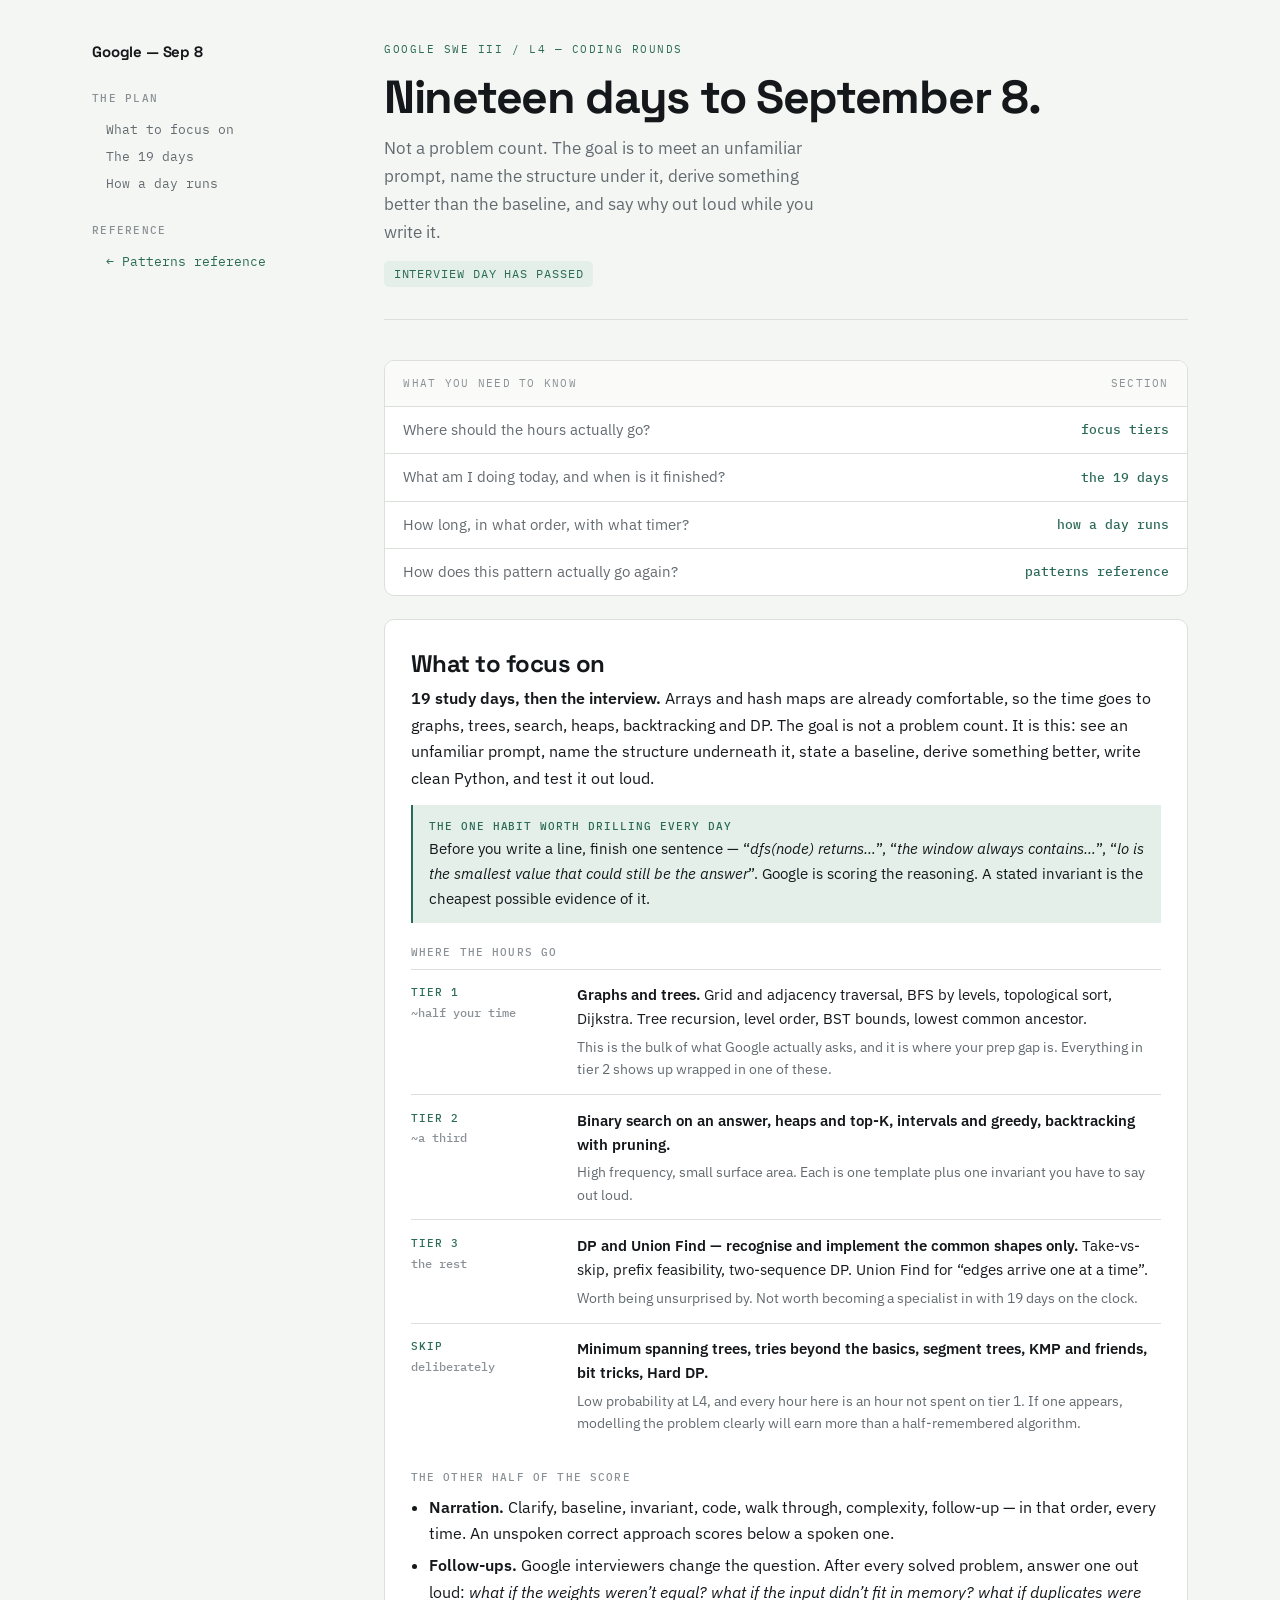
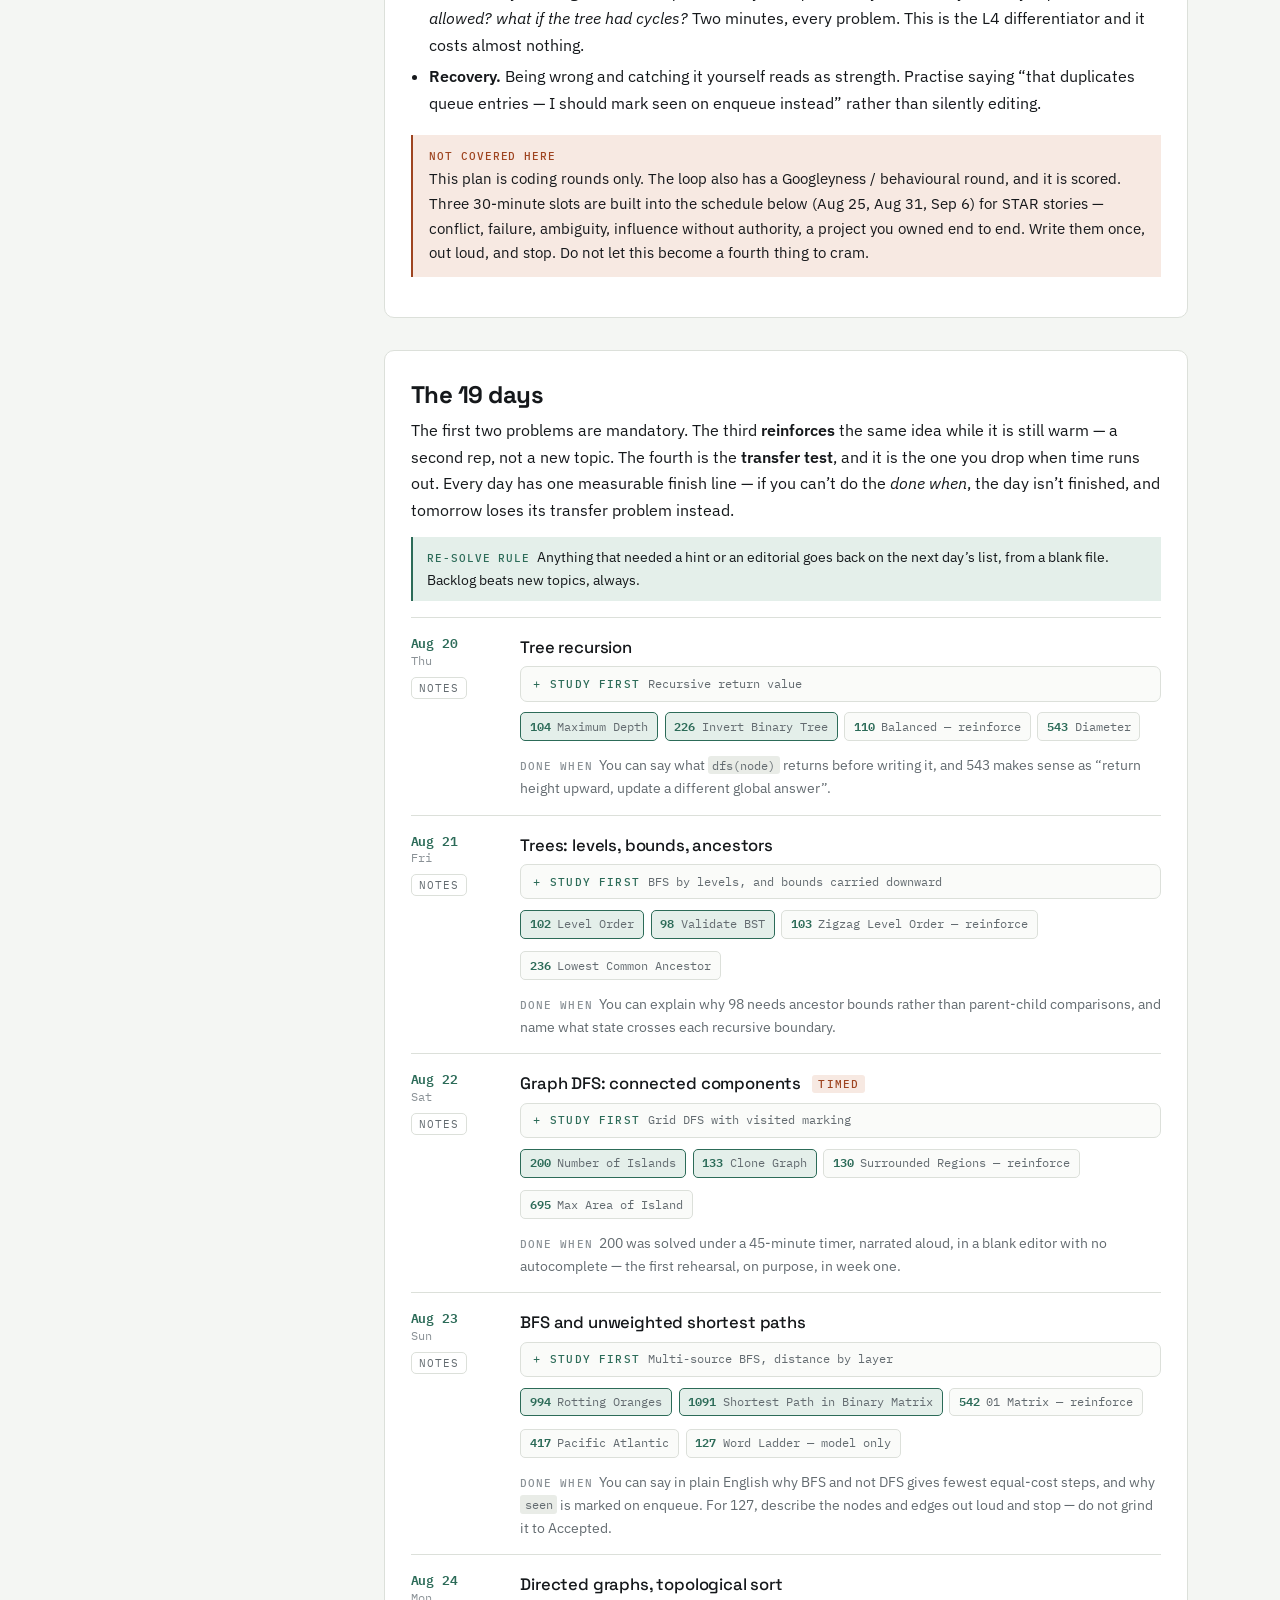
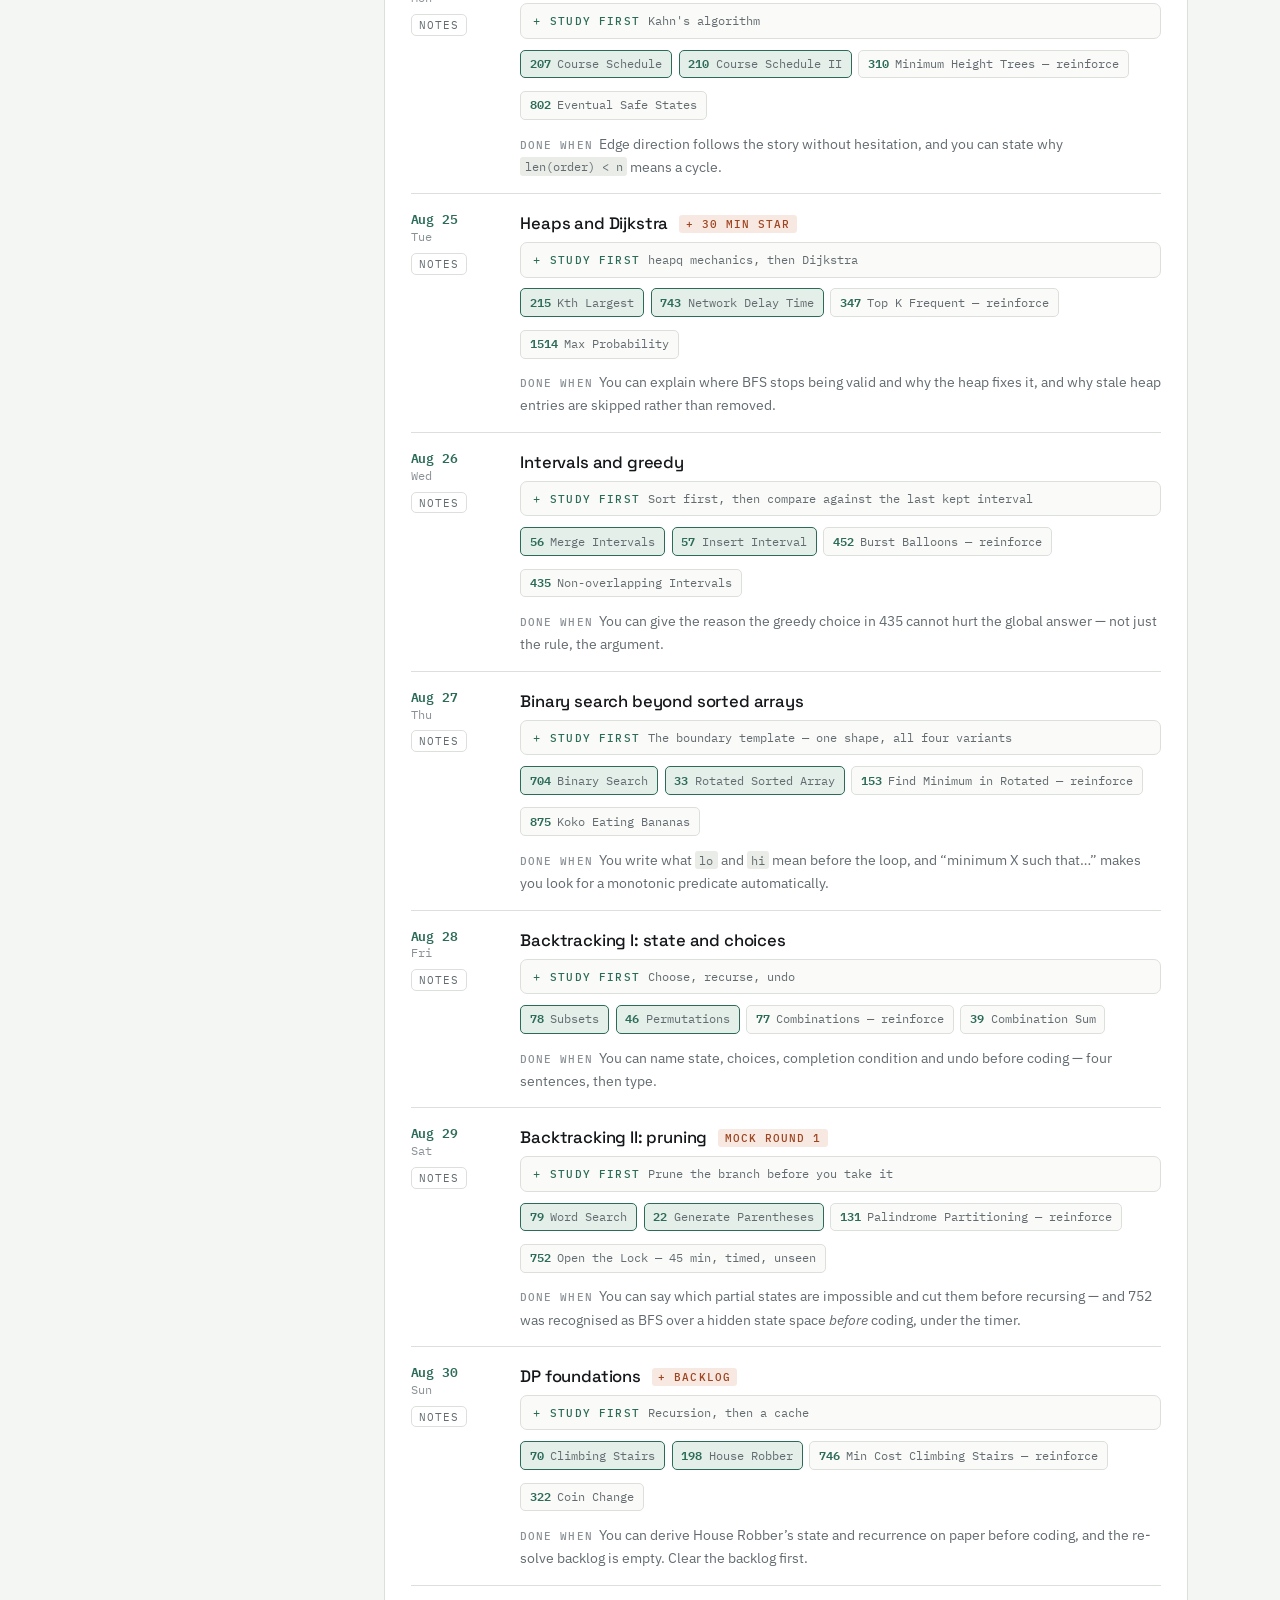
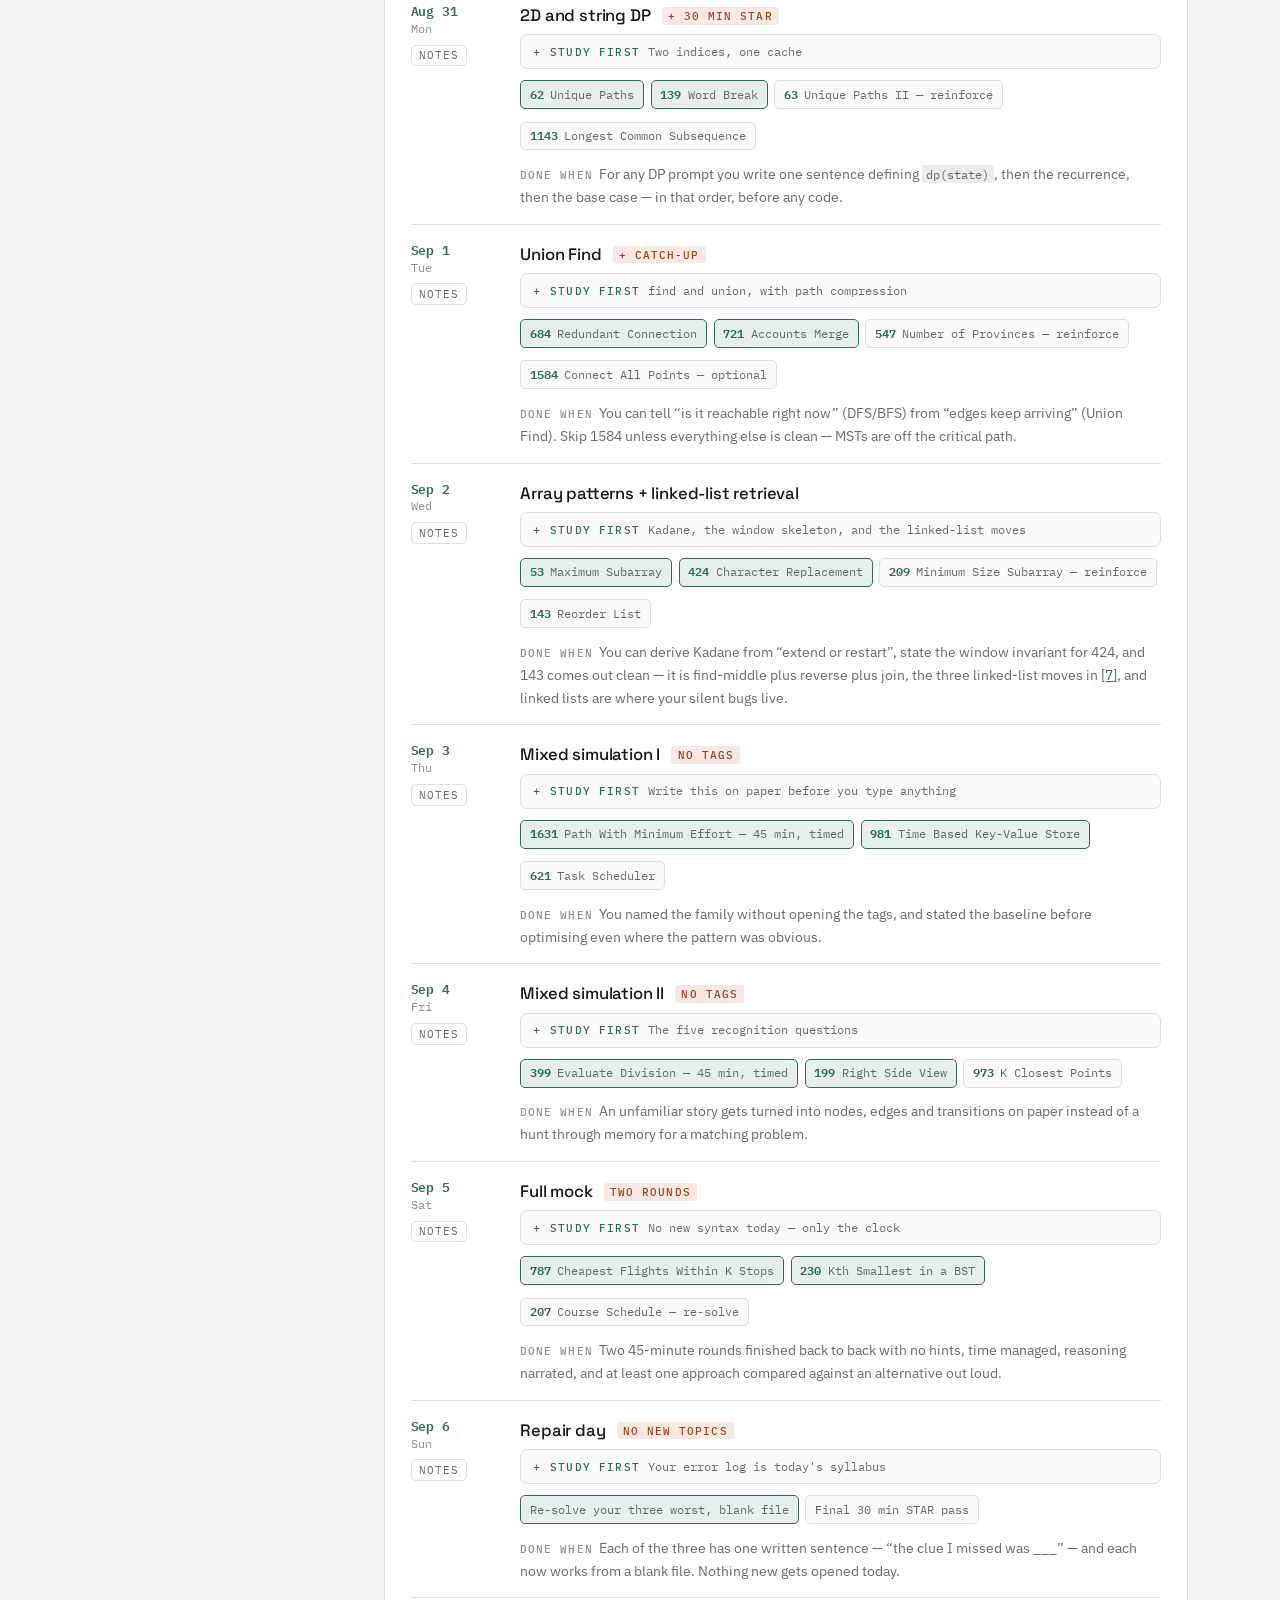
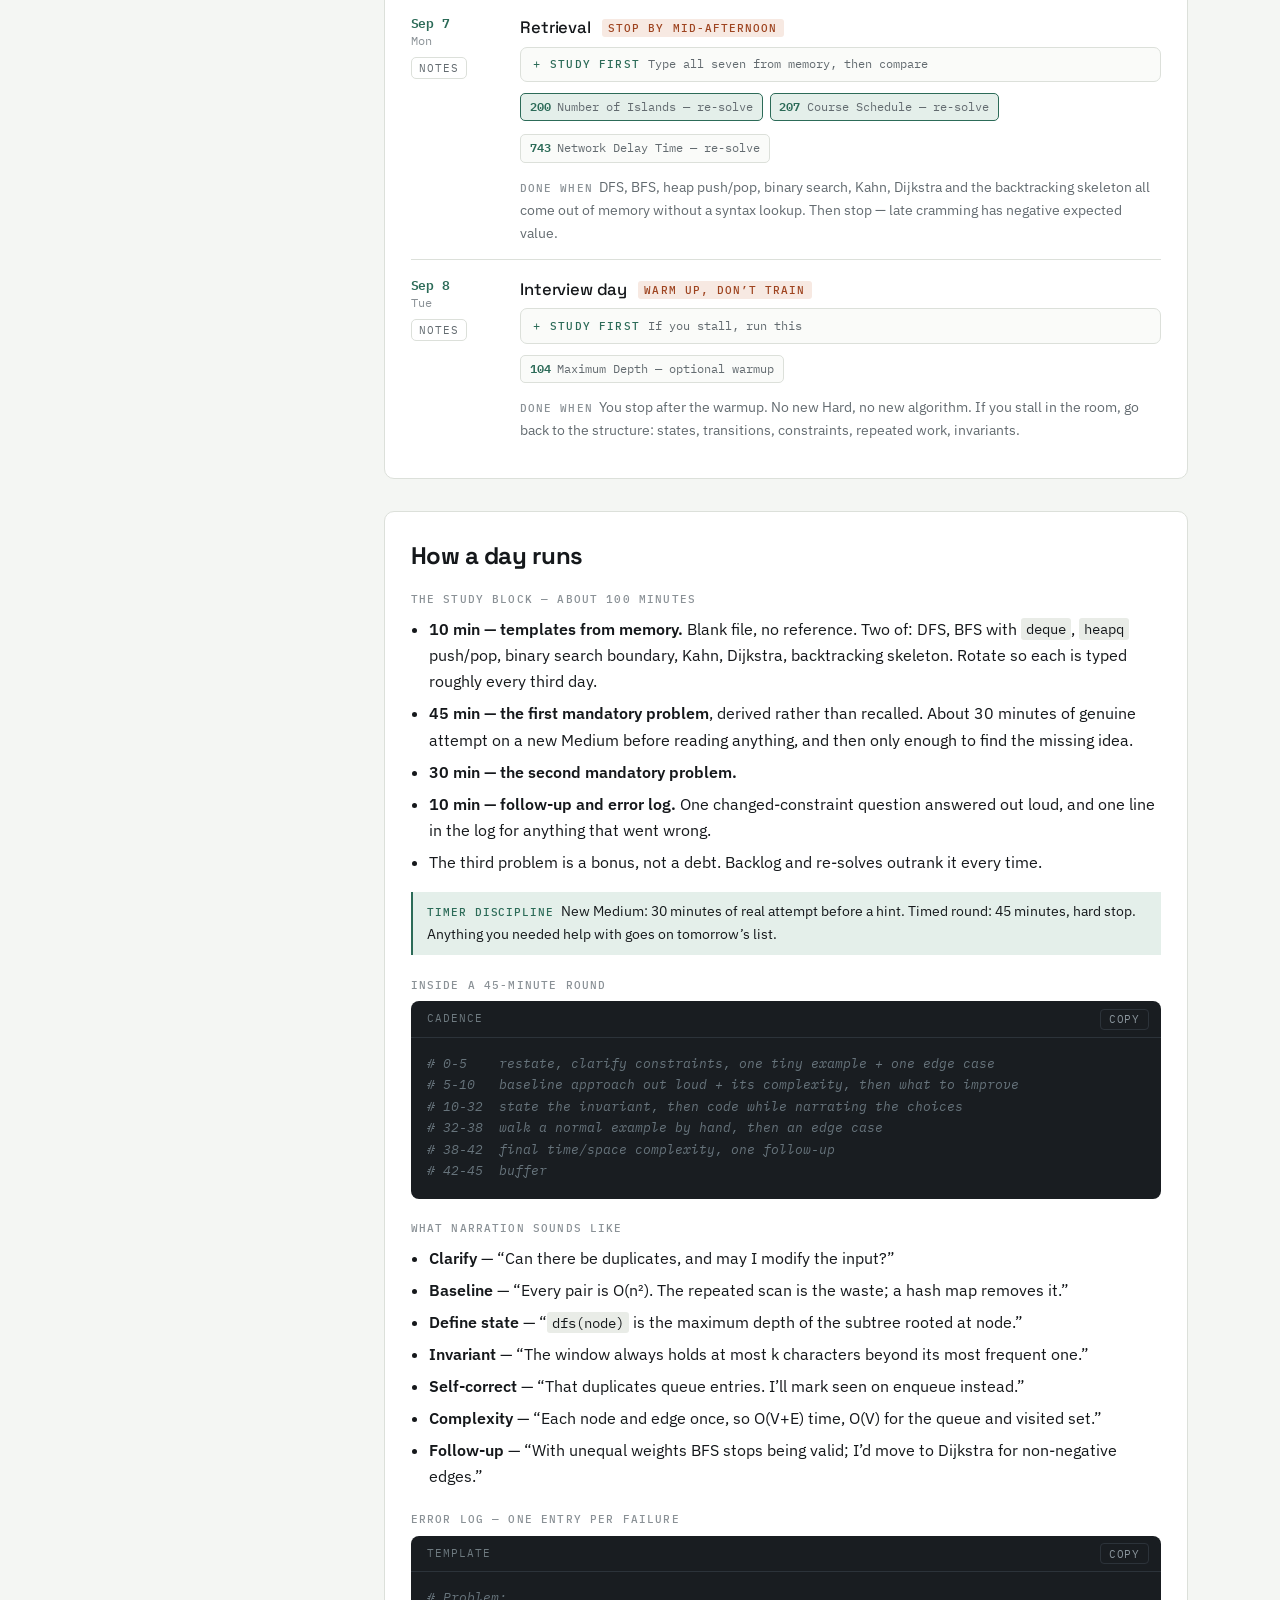
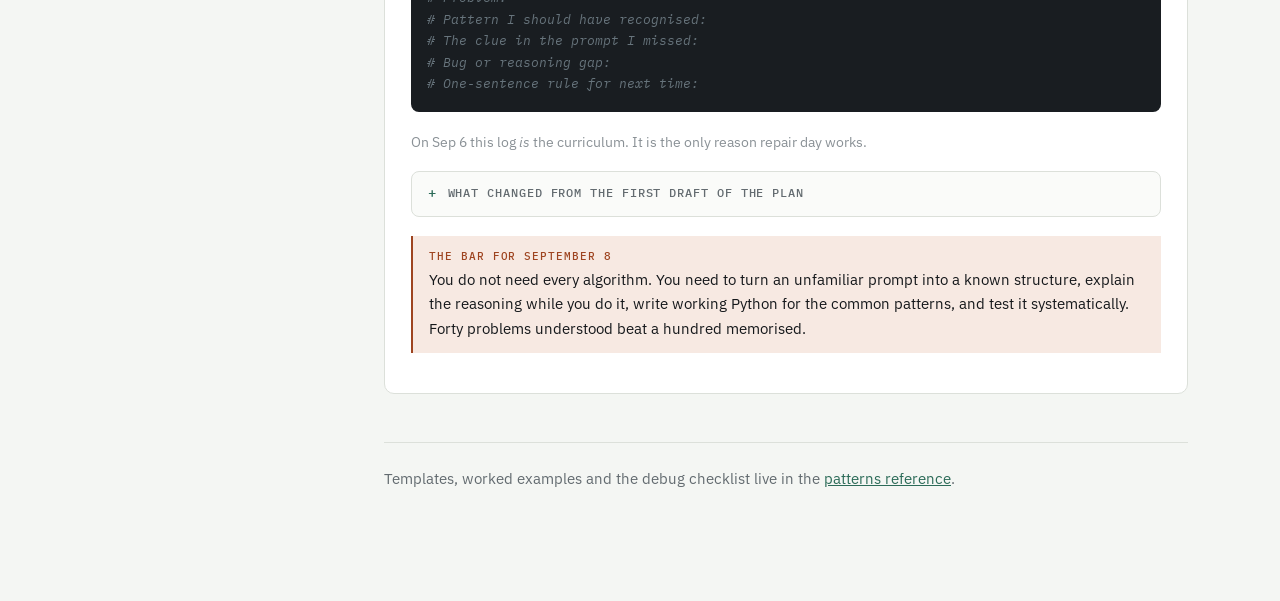
<file: google.html>
<!DOCTYPE html>
<html lang="en">
<head>
<meta charset="utf-8">
<meta name="viewport" content="width=device-width, initial-scale=1">
<title>Google L4 — the September 8 plan</title>
<link rel="preconnect" href="https://fonts.googleapis.com">
<link rel="preconnect" href="https://fonts.gstatic.com" crossorigin>
<link href="https://fonts.googleapis.com/css2?family=Space+Grotesk:wght@500;700&family=IBM+Plex+Sans:wght@400;500;600&family=IBM+Plex+Mono:wght@400;500;600&display=swap" rel="stylesheet">
<link rel="stylesheet" href="style.css">
</head>
<body>
<div class="wrap">
<nav class="rail">
  <p class="rail-title">Google &mdash; Sep 8</p>
  <div class="rail-nav">
  <h4>The plan</h4>
  <a href="#google-focus">What to focus on</a>
  <a href="#google-plan">The 19 days</a>
  <a href="#google-day">How a day runs</a>
  <h4>Reference</h4>
  <a class="out" href="index.html">&larr; Patterns reference</a>
  </div>
</nav>
<main>
<header class="mast">
  <p class="eyebrow">Google SWE III / L4 &mdash; coding rounds</p>
  <h1>Nineteen days to September&nbsp;8.</h1>
  <p class="lede">Not a problem count. The goal is to meet an unfamiliar prompt, name the structure under it, derive something better than the baseline, and say why out loud while you write it.</p>
  <p class="count" id="count"></p>
</header>

<div class="signals">
  <div class="signals-hd"><span>What you need to know</span><span>Section</span></div>
  <a class="sig" href="#google-focus"><span class="sig-q">Where should the hours actually go?</span><span class="sig-a">focus tiers</span></a>
  <a class="sig" href="#google-plan"><span class="sig-q">What am I doing today, and when is it finished?</span><span class="sig-a">the 19 days</span></a>
  <a class="sig" href="#google-day"><span class="sig-q">How long, in what order, with what timer?</span><span class="sig-a">how a day runs</span></a>
  <a class="sig" href="index.html"><span class="sig-q">How does this pattern actually go again?</span><span class="sig-a">patterns reference</span></a>
</div>

<!-- ============ GOOGLE — WHAT TO FOCUS ON ============ -->
<section id="google-focus">
<div class="card">
  <div class="card-hd"><h2>What to focus on</h2></div>
  <p><strong>19 study days, then the interview.</strong> Arrays and hash maps are already comfortable, so the time goes to graphs, trees, search, heaps, backtracking and DP. The goal is not a problem count. It is this: see an unfamiliar prompt, name the structure underneath it, state a baseline, derive something better, write clean Python, and test it out loud.</p>

  <div class="trigger"><b>The one habit worth drilling every day</b>Before you write a line, finish one sentence — &ldquo;<em>dfs(node) returns…</em>&rdquo;, &ldquo;<em>the window always contains…</em>&rdquo;, &ldquo;<em>lo is the smallest value that could still be the answer</em>&rdquo;. Google is scoring the reasoning. A stated invariant is the cheapest possible evidence of it.</div>

  <p class="slot">Where the hours go</p>

  <div class="tier">
    <div class="tier-n">Tier 1<span>~half your time</span></div>
    <div class="tier-b">
      <p><strong>Graphs and trees.</strong> Grid and adjacency traversal, BFS by levels, topological sort, Dijkstra. Tree recursion, level order, BST bounds, lowest common ancestor.</p>
      <p class="why">This is the bulk of what Google actually asks, and it is where your prep gap is. Everything in tier 2 shows up wrapped in one of these.</p>
    </div>
  </div>
  <div class="tier">
    <div class="tier-n">Tier 2<span>~a third</span></div>
    <div class="tier-b">
      <p><strong>Binary search on an answer, heaps and top-K, intervals and greedy, backtracking with pruning.</strong></p>
      <p class="why">High frequency, small surface area. Each is one template plus one invariant you have to say out loud.</p>
    </div>
  </div>
  <div class="tier">
    <div class="tier-n">Tier 3<span>the rest</span></div>
    <div class="tier-b">
      <p><strong>DP and Union Find — recognise and implement the common shapes only.</strong> Take-vs-skip, prefix feasibility, two-sequence DP. Union Find for &ldquo;edges arrive one at a time&rdquo;.</p>
      <p class="why">Worth being unsurprised by. Not worth becoming a specialist in with 19 days on the clock.</p>
    </div>
  </div>
  <div class="tier">
    <div class="tier-n">Skip<span>deliberately</span></div>
    <div class="tier-b">
      <p><strong>Minimum spanning trees, tries beyond the basics, segment trees, KMP and friends, bit tricks, Hard DP.</strong></p>
      <p class="why">Low probability at L4, and every hour here is an hour not spent on tier 1. If one appears, modelling the problem clearly will earn more than a half-remembered algorithm.</p>
    </div>
  </div>

  <p class="slot">The other half of the score</p>
  <ul>
    <li><strong>Narration.</strong> Clarify, baseline, invariant, code, walk through, complexity, follow-up — in that order, every time. An unspoken correct approach scores below a spoken one.</li>
    <li><strong>Follow-ups.</strong> Google interviewers change the question. After every solved problem, answer one out loud: <em>what if the weights weren&rsquo;t equal? what if the input didn&rsquo;t fit in memory? what if duplicates were allowed? what if the tree had cycles?</em> Two minutes, every problem. This is the L4 differentiator and it costs almost nothing.</li>
    <li><strong>Recovery.</strong> Being wrong and catching it yourself reads as strength. Practise saying &ldquo;that duplicates queue entries — I should mark seen on enqueue instead&rdquo; rather than silently editing.</li>
  </ul>

  <div class="watch"><b>Not covered here</b>This plan is coding rounds only. The loop also has a Googleyness / behavioural round, and it is scored. Three 30-minute slots are built into the schedule below (Aug 25, Aug 31, Sep 6) for STAR stories — conflict, failure, ambiguity, influence without authority, a project you owned end to end. Write them once, out loud, and stop. Do not let this become a fourth thing to cram.</div>
</div>
</section>

<!-- ============ GOOGLE — THE 19 DAYS ============ -->
<section id="google-plan">
<div class="card">
  <div class="card-hd"><h2>The 19 days</h2></div>
  <p>The first two problems are mandatory. The third <strong>reinforces</strong> the same idea while it is still warm — a second rep, not a new topic. The fourth is the <strong>transfer test</strong>, and it is the one you drop when time runs out. Every day has one measurable finish line — if you can&rsquo;t do the <em>done when</em>, the day isn&rsquo;t finished, and tomorrow loses its transfer problem instead.</p>

  <div class="gate"><b>Re-solve rule</b>Anything that needed a hint or an editorial goes back on the next day&rsquo;s list, from a blank file. Backlog beats new topics, always.</div>

  <div class="day">
    <div class="day-when"><b>Aug 20</b>Thu<button class="note-btn" data-day="2026-08-20" data-label="Aug 20" data-title="Tree recursion">Notes</button></div>
    <div>
      <p class="day-t">Tree recursion</p>
      <details class="prep"><summary><b>Study first</b>Recursive return value</summary>
        <div class="prep-body">
          <div class="code"><div class="code-hd"><span class="lbl">python</span><button class="copy">Copy</button></div><pre><code>def dfs(node):
    if not node:          # base case first
        return 0          # what does a missing subtree contribute?
    left = dfs(node.left)
    right = dfs(node.right)
    return 1 + max(left, right)   # combine, then return upward</code></pre></div>
          <p class="cmds"><b>Commands to have ready</b><code>node.val</code> <code>node.left</code> <code>node.right</code> <code>if not node</code> <code>max(a, b)</code> <code>return 1 + ...</code></p>
        </div>
      </details>
      <ul class="chips">
        <li><a target="_blank" rel="noopener" class="chip lead" href="https://leetcode.com/problems/maximum-depth-of-binary-tree/"><span class="no">104</span> Maximum Depth</a></li>
        <li><a target="_blank" rel="noopener" class="chip lead" href="https://leetcode.com/problems/invert-binary-tree/"><span class="no">226</span> Invert Binary Tree</a></li>
        <li><a target="_blank" rel="noopener" class="chip" href="https://leetcode.com/problems/balanced-binary-tree/"><span class="no">110</span> Balanced &mdash; reinforce</a></li>
        <li><a target="_blank" rel="noopener" class="chip" href="https://leetcode.com/problems/diameter-of-binary-tree/"><span class="no">543</span> Diameter</a></li>
      </ul>
      <p class="done"><b>Done when</b>You can say what <code>dfs(node)</code> returns before writing it, and 543 makes sense as &ldquo;return height upward, update a different global answer&rdquo;.</p>
    </div>
  </div>

  <div class="day">
    <div class="day-when"><b>Aug 21</b>Fri<button class="note-btn" data-day="2026-08-21" data-label="Aug 21" data-title="Trees: levels, bounds, ancestors">Notes</button></div>
    <div>
      <p class="day-t">Trees: levels, bounds, ancestors</p>
      <details class="prep"><summary><b>Study first</b>BFS by levels, and bounds carried downward</summary>
        <div class="prep-body">
          <div class="code"><div class="code-hd"><span class="lbl">python</span><button class="copy">Copy</button></div><pre><code>q = deque([root])
while q:
    for _ in range(len(q)):      # one whole level per outer pass
        node = q.popleft()
        if node.left:  q.append(node.left)
        if node.right: q.append(node.right)

def valid(node, low, high):      # bounds come from ancestors, not the parent
    if not node: return True
    return low &lt; node.val &lt; high</code></pre></div>
          <p class="cmds"><b>Commands to have ready</b><code>from collections import deque</code> <code>deque([root])</code> <code>q.popleft()</code> <code>range(len(q))</code> <code>float(&#x27;-inf&#x27;)</code> <code>float(&#x27;inf&#x27;)</code></p>
        </div>
      </details>
      <ul class="chips">
        <li><a target="_blank" rel="noopener" class="chip lead" href="https://leetcode.com/problems/binary-tree-level-order-traversal/"><span class="no">102</span> Level Order</a></li>
        <li><a target="_blank" rel="noopener" class="chip lead" href="https://leetcode.com/problems/validate-binary-search-tree/"><span class="no">98</span> Validate BST</a></li>
        <li><a target="_blank" rel="noopener" class="chip" href="https://leetcode.com/problems/binary-tree-zigzag-level-order-traversal/"><span class="no">103</span> Zigzag Level Order &mdash; reinforce</a></li>
        <li><a target="_blank" rel="noopener" class="chip" href="https://leetcode.com/problems/lowest-common-ancestor-of-a-binary-tree/"><span class="no">236</span> Lowest Common Ancestor</a></li>
      </ul>
      <p class="done"><b>Done when</b>You can explain why 98 needs ancestor bounds rather than parent-child comparisons, and name what state crosses each recursive boundary.</p>
    </div>
  </div>

  <div class="day">
    <div class="day-when"><b>Aug 22</b>Sat<button class="note-btn" data-day="2026-08-22" data-label="Aug 22" data-title="Graph DFS: connected components">Notes</button></div>
    <div>
      <p class="day-t">Graph DFS: connected components <em>timed</em></p>
      <details class="prep"><summary><b>Study first</b>Grid DFS with visited marking</summary>
        <div class="prep-body">
          <div class="code"><div class="code-hd"><span class="lbl">python</span><button class="copy">Copy</button></div><pre><code>DIRS = [(1,0), (-1,0), (0,1), (0,-1)]

def dfs(r, c):
    if r &lt; 0 or r &gt;= rows or c &lt; 0 or c &gt;= cols:  # off the board
        return
    if grid[r][c] != &#x27;1&#x27;:                          # wrong cell, or already taken
        return
    grid[r][c] = &#x27;0&#x27;                               # mark BEFORE recursing
    for dr, dc in DIRS:
        dfs(r + dr, c + dc)</code></pre></div>
          <p class="cmds"><b>Commands to have ready</b><code>rows, cols = len(grid), len(grid[0])</code> <code>seen = set()</code> <code>seen.add(x)</code> <code>x in seen</code> <code>range(rows)</code></p>
        </div>
      </details>
      <ul class="chips">
        <li><a target="_blank" rel="noopener" class="chip lead" href="https://leetcode.com/problems/number-of-islands/"><span class="no">200</span> Number of Islands</a></li>
        <li><a target="_blank" rel="noopener" class="chip lead" href="https://leetcode.com/problems/clone-graph/"><span class="no">133</span> Clone Graph</a></li>
        <li><a target="_blank" rel="noopener" class="chip" href="https://leetcode.com/problems/surrounded-regions/"><span class="no">130</span> Surrounded Regions &mdash; reinforce</a></li>
        <li><a target="_blank" rel="noopener" class="chip" href="https://leetcode.com/problems/max-area-of-island/"><span class="no">695</span> Max Area of Island</a></li>
      </ul>
      <p class="done"><b>Done when</b>200 was solved under a 45-minute timer, narrated aloud, in a blank editor with no autocomplete — the first rehearsal, on purpose, in week one.</p>
    </div>
  </div>

  <div class="day">
    <div class="day-when"><b>Aug 23</b>Sun<button class="note-btn" data-day="2026-08-23" data-label="Aug 23" data-title="BFS and unweighted shortest paths">Notes</button></div>
    <div>
      <p class="day-t">BFS and unweighted shortest paths</p>
      <details class="prep"><summary><b>Study first</b>Multi-source BFS, distance by layer</summary>
        <div class="prep-body">
          <div class="code"><div class="code-hd"><span class="lbl">python</span><button class="copy">Copy</button></div><pre><code>q = deque(starts)          # every source starts at distance 0
seen = set(starts)
dist = 0
while q:
    for _ in range(len(q)):
        node = q.popleft()
        if goal(node):
            return dist
        for nei in neighbors(node):
            if nei not in seen:
                seen.add(nei)   # mark on ENQUEUE, not on dequeue
                q.append(nei)
    dist += 1</code></pre></div>
          <p class="cmds"><b>Commands to have ready</b><code>deque(starts)</code> <code>q.popleft()</code> <code>q.append(x)</code> <code>seen.add(x)</code> <code>not in</code></p>
        </div>
      </details>
      <ul class="chips">
        <li><a target="_blank" rel="noopener" class="chip lead" href="https://leetcode.com/problems/rotting-oranges/"><span class="no">994</span> Rotting Oranges</a></li>
        <li><a target="_blank" rel="noopener" class="chip lead" href="https://leetcode.com/problems/shortest-path-in-binary-matrix/"><span class="no">1091</span> Shortest Path in Binary Matrix</a></li>
        <li><a target="_blank" rel="noopener" class="chip" href="https://leetcode.com/problems/01-matrix/"><span class="no">542</span> 01 Matrix &mdash; reinforce</a></li>
        <li><a target="_blank" rel="noopener" class="chip" href="https://leetcode.com/problems/pacific-atlantic-water-flow/"><span class="no">417</span> Pacific Atlantic</a></li>
        <li><a target="_blank" rel="noopener" class="chip" href="https://leetcode.com/problems/word-ladder/"><span class="no">127</span> Word Ladder — model only</a></li>
      </ul>
      <p class="done"><b>Done when</b>You can say in plain English why BFS and not DFS gives fewest equal-cost steps, and why <code>seen</code> is marked on enqueue. For 127, describe the nodes and edges out loud and stop — do not grind it to Accepted.</p>
    </div>
  </div>

  <div class="day">
    <div class="day-when"><b>Aug 24</b>Mon<button class="note-btn" data-day="2026-08-24" data-label="Aug 24" data-title="Directed graphs, topological sort">Notes</button></div>
    <div>
      <p class="day-t">Directed graphs, topological sort</p>
      <details class="prep"><summary><b>Study first</b>Kahn&#x27;s algorithm</summary>
        <div class="prep-body">
          <div class="code"><div class="code-hd"><span class="lbl">python</span><button class="copy">Copy</button></div><pre><code>graph = [[] for _ in range(n)]
indegree = [0] * n
for course, prereq in prerequisites:
    graph[prereq].append(course)     # prereq unlocks course
    indegree[course] += 1

q = deque(i for i in range(n) if indegree[i] == 0)
order = []
while q:
    node = q.popleft()
    order.append(node)
    for nei in graph[node]:
        indegree[nei] -= 1
        if indegree[nei] == 0:
            q.append(nei)
# len(order) &lt; n  -&gt;  a cycle blocked the rest</code></pre></div>
          <p class="cmds"><b>Commands to have ready</b><code>[[] for _ in range(n)]</code> <code>[0] * n</code> <code>deque(gen)</code> <code>len(order) &lt; n</code></p>
        </div>
      </details>
      <ul class="chips">
        <li><a target="_blank" rel="noopener" class="chip lead" href="https://leetcode.com/problems/course-schedule/"><span class="no">207</span> Course Schedule</a></li>
        <li><a target="_blank" rel="noopener" class="chip lead" href="https://leetcode.com/problems/course-schedule-ii/"><span class="no">210</span> Course Schedule II</a></li>
        <li><a target="_blank" rel="noopener" class="chip" href="https://leetcode.com/problems/minimum-height-trees/"><span class="no">310</span> Minimum Height Trees &mdash; reinforce</a></li>
        <li><a target="_blank" rel="noopener" class="chip" href="https://leetcode.com/problems/find-eventual-safe-states/"><span class="no">802</span> Eventual Safe States</a></li>
      </ul>
      <p class="done"><b>Done when</b>Edge direction follows the story without hesitation, and you can state why <code>len(order) &lt; n</code> means a cycle.</p>
    </div>
  </div>

  <div class="day">
    <div class="day-when"><b>Aug 25</b>Tue<button class="note-btn" data-day="2026-08-25" data-label="Aug 25" data-title="Heaps and Dijkstra">Notes</button></div>
    <div>
      <p class="day-t">Heaps and Dijkstra <em>+ 30 min STAR</em></p>
      <details class="prep"><summary><b>Study first</b>heapq mechanics, then Dijkstra</summary>
        <div class="prep-body">
          <div class="code"><div class="code-hd"><span class="lbl">python</span><button class="copy">Copy</button></div><pre><code>import heapq
heapq.heappush(heap, (priority, item))   # tuples compare left to right
priority, item = heapq.heappop(heap)     # always the SMALLEST
heapq.heappush(heap, -value)             # max-heap trick for numbers

dist = {start: 0}
heap = [(0, start)]
while heap:
    d, node = heapq.heappop(heap)
    if d != dist[node]:      # stale entry, a better route already won
        continue
    for nei, w in graph[node]:
        nd = d + w
        if nd &lt; dist.get(nei, float(&#x27;inf&#x27;)):
            dist[nei] = nd
            heapq.heappush(heap, (nd, nei))</code></pre></div>
          <p class="cmds"><b>Commands to have ready</b><code>import heapq</code> <code>heapq.heappush</code> <code>heapq.heappop</code> <code>heapq.heapify(xs)</code> <code>dist.get(k, default)</code> <code>float(&#x27;inf&#x27;)</code></p>
        </div>
      </details>
      <ul class="chips">
        <li><a target="_blank" rel="noopener" class="chip lead" href="https://leetcode.com/problems/kth-largest-element-in-an-array/"><span class="no">215</span> Kth Largest</a></li>
        <li><a target="_blank" rel="noopener" class="chip lead" href="https://leetcode.com/problems/network-delay-time/"><span class="no">743</span> Network Delay Time</a></li>
        <li><a target="_blank" rel="noopener" class="chip" href="https://leetcode.com/problems/top-k-frequent-elements/"><span class="no">347</span> Top K Frequent &mdash; reinforce</a></li>
        <li><a target="_blank" rel="noopener" class="chip" href="https://leetcode.com/problems/path-with-maximum-probability/"><span class="no">1514</span> Max Probability</a></li>
      </ul>
      <p class="done"><b>Done when</b>You can explain where BFS stops being valid and why the heap fixes it, and why stale heap entries are skipped rather than removed.</p>
    </div>
  </div>

  <div class="day">
    <div class="day-when"><b>Aug 26</b>Wed<button class="note-btn" data-day="2026-08-26" data-label="Aug 26" data-title="Intervals and greedy">Notes</button></div>
    <div>
      <p class="day-t">Intervals and greedy</p>
      <details class="prep"><summary><b>Study first</b>Sort first, then compare against the last kept interval</summary>
        <div class="prep-body">
          <div class="code"><div class="code-hd"><span class="lbl">python</span><button class="copy">Copy</button></div><pre><code>intervals.sort(key=lambda x: x[0])       # by start
merged = []
for start, end in intervals:
    if not merged or start &gt; merged[-1][1]:
        merged.append([start, end])          # no overlap: keep it
    else:
        merged[-1][1] = max(merged[-1][1], end)   # extend the last one</code></pre></div>
          <p class="cmds"><b>Commands to have ready</b><code>xs.sort(key=lambda x: x[0])</code> <code>xs.sort(key=lambda x: x[1])</code> <code>merged[-1]</code> <code>max(a, b)</code></p>
        </div>
      </details>
      <ul class="chips">
        <li><a target="_blank" rel="noopener" class="chip lead" href="https://leetcode.com/problems/merge-intervals/"><span class="no">56</span> Merge Intervals</a></li>
        <li><a target="_blank" rel="noopener" class="chip lead" href="https://leetcode.com/problems/insert-interval/"><span class="no">57</span> Insert Interval</a></li>
        <li><a target="_blank" rel="noopener" class="chip" href="https://leetcode.com/problems/minimum-number-of-arrows-to-burst-balloons/"><span class="no">452</span> Burst Balloons &mdash; reinforce</a></li>
        <li><a target="_blank" rel="noopener" class="chip" href="https://leetcode.com/problems/non-overlapping-intervals/"><span class="no">435</span> Non-overlapping Intervals</a></li>
      </ul>
      <p class="done"><b>Done when</b>You can give the reason the greedy choice in 435 cannot hurt the global answer — not just the rule, the argument.</p>
    </div>
  </div>

  <div class="day">
    <div class="day-when"><b>Aug 27</b>Thu<button class="note-btn" data-day="2026-08-27" data-label="Aug 27" data-title="Binary search beyond sorted arrays">Notes</button></div>
    <div>
      <p class="day-t">Binary search beyond sorted arrays</p>
      <details class="prep"><summary><b>Study first</b>The boundary template — one shape, all four variants</summary>
        <div class="prep-body">
          <div class="code"><div class="code-hd"><span class="lbl">python</span><button class="copy">Copy</button></div><pre><code>def first_true(lo, hi, feasible):
    # lo = smallest value that could still be the answer
    # hi = smallest value known to be feasible
    while lo &lt; hi:
        mid = (lo + hi) // 2
        if feasible(mid):
            hi = mid          # mid might be the answer, so keep it
        else:
            lo = mid + 1      # mid is ruled out
    return lo</code></pre></div>
          <p class="cmds"><b>Commands to have ready</b><code>(lo + hi) // 2</code> <code>while lo &lt; hi</code> <code>lo = mid + 1</code> <code>hi = mid</code> <code>bisect.bisect_left(xs, x)</code></p>
        </div>
      </details>
      <ul class="chips">
        <li><a target="_blank" rel="noopener" class="chip lead" href="https://leetcode.com/problems/binary-search/"><span class="no">704</span> Binary Search</a></li>
        <li><a target="_blank" rel="noopener" class="chip lead" href="https://leetcode.com/problems/search-in-rotated-sorted-array/"><span class="no">33</span> Rotated Sorted Array</a></li>
        <li><a target="_blank" rel="noopener" class="chip" href="https://leetcode.com/problems/find-minimum-in-rotated-sorted-array/"><span class="no">153</span> Find Minimum in Rotated &mdash; reinforce</a></li>
        <li><a target="_blank" rel="noopener" class="chip" href="https://leetcode.com/problems/koko-eating-bananas/"><span class="no">875</span> Koko Eating Bananas</a></li>
      </ul>
      <p class="done"><b>Done when</b>You write what <code>lo</code> and <code>hi</code> mean before the loop, and &ldquo;minimum X such that…&rdquo; makes you look for a monotonic predicate automatically.</p>
    </div>
  </div>

  <div class="day">
    <div class="day-when"><b>Aug 28</b>Fri<button class="note-btn" data-day="2026-08-28" data-label="Aug 28" data-title="Backtracking I: state and choices">Notes</button></div>
    <div>
      <p class="day-t">Backtracking I: state and choices</p>
      <details class="prep"><summary><b>Study first</b>Choose, recurse, undo</summary>
        <div class="prep-body">
          <div class="code"><div class="code-hd"><span class="lbl">python</span><button class="copy">Copy</button></div><pre><code>result, path = [], []

def backtrack(start):
    result.append(path.copy())     # copy - or every entry aliases one list
    for i in range(start, len(nums)):
        path.append(nums[i])       # choose
        backtrack(i + 1)           # recurse
        path.pop()                 # undo</code></pre></div>
          <p class="cmds"><b>Commands to have ready</b><code>path.copy()</code> <code>path.pop()</code> <code>range(start, len(nums))</code> <code>used = [False] * n</code></p>
        </div>
      </details>
      <ul class="chips">
        <li><a target="_blank" rel="noopener" class="chip lead" href="https://leetcode.com/problems/subsets/"><span class="no">78</span> Subsets</a></li>
        <li><a target="_blank" rel="noopener" class="chip lead" href="https://leetcode.com/problems/permutations/"><span class="no">46</span> Permutations</a></li>
        <li><a target="_blank" rel="noopener" class="chip" href="https://leetcode.com/problems/combinations/"><span class="no">77</span> Combinations &mdash; reinforce</a></li>
        <li><a target="_blank" rel="noopener" class="chip" href="https://leetcode.com/problems/combination-sum/"><span class="no">39</span> Combination Sum</a></li>
      </ul>
      <p class="done"><b>Done when</b>You can name state, choices, completion condition and undo before coding — four sentences, then type.</p>
    </div>
  </div>

  <div class="day">
    <div class="day-when"><b>Aug 29</b>Sat<button class="note-btn" data-day="2026-08-29" data-label="Aug 29" data-title="Backtracking II: pruning">Notes</button></div>
    <div>
      <p class="day-t">Backtracking II: pruning <em>mock round 1</em></p>
      <details class="prep"><summary><b>Study first</b>Prune the branch before you take it</summary>
        <div class="prep-body">
          <div class="code"><div class="code-hd"><span class="lbl">python</span><button class="copy">Copy</button></div><pre><code>def gen(opened, closed):
    if opened == n and closed == n:
        result.append(&#x27;&#x27;.join(path))
        return
    if opened &lt; n:                 # only legal moves are even offered
        path.append(&#x27;(&#x27;); gen(opened + 1, closed); path.pop()
    if closed &lt; opened:            # never lets the prefix become invalid
        path.append(&#x27;)&#x27;); gen(opened, closed + 1); path.pop()

board[r][c] = &#x27;#&#x27;      # grid backtracking: mark, explore, restore
board[r][c] = letter</code></pre></div>
          <p class="cmds"><b>Commands to have ready</b><code>&#x27;&#x27;.join(path)</code> <code>path.pop()</code> <code>word[i]</code> <code>len(word)</code></p>
        </div>
      </details>
      <ul class="chips">
        <li><a target="_blank" rel="noopener" class="chip lead" href="https://leetcode.com/problems/word-search/"><span class="no">79</span> Word Search</a></li>
        <li><a target="_blank" rel="noopener" class="chip lead" href="https://leetcode.com/problems/generate-parentheses/"><span class="no">22</span> Generate Parentheses</a></li>
        <li><a target="_blank" rel="noopener" class="chip" href="https://leetcode.com/problems/palindrome-partitioning/"><span class="no">131</span> Palindrome Partitioning &mdash; reinforce</a></li>
        <li><a target="_blank" rel="noopener" class="chip" href="https://leetcode.com/problems/open-the-lock/"><span class="no">752</span> Open the Lock — 45 min, timed, unseen</a></li>
      </ul>
      <p class="done"><b>Done when</b>You can say which partial states are impossible and cut them before recursing — and 752 was recognised as BFS over a hidden state space <em>before</em> coding, under the timer.</p>
    </div>
  </div>

  <div class="day">
    <div class="day-when"><b>Aug 30</b>Sun<button class="note-btn" data-day="2026-08-30" data-label="Aug 30" data-title="DP foundations">Notes</button></div>
    <div>
      <p class="day-t">DP foundations <em>+ backlog</em></p>
      <details class="prep"><summary><b>Study first</b>Recursion, then a cache</summary>
        <div class="prep-body">
          <div class="code"><div class="code-hd"><span class="lbl">python</span><button class="copy">Copy</button></div><pre><code>from functools import lru_cache

@lru_cache(None)
def rob(i):
    if i &gt;= len(nums):
        return 0
    skip = rob(i + 1)
    take = nums[i] + rob(i + 2)
    return max(skip, take)
# say the state out loud first: &quot;rob(i) = the best haul from house i onward&quot;</code></pre></div>
          <p class="cmds"><b>Commands to have ready</b><code>from functools import lru_cache</code> <code>@lru_cache(None)</code> <code>float(&#x27;inf&#x27;)</code> <code>min(a, b)</code> <code>range(1, n + 1)</code></p>
        </div>
      </details>
      <ul class="chips">
        <li><a target="_blank" rel="noopener" class="chip lead" href="https://leetcode.com/problems/climbing-stairs/"><span class="no">70</span> Climbing Stairs</a></li>
        <li><a target="_blank" rel="noopener" class="chip lead" href="https://leetcode.com/problems/house-robber/"><span class="no">198</span> House Robber</a></li>
        <li><a target="_blank" rel="noopener" class="chip" href="https://leetcode.com/problems/min-cost-climbing-stairs/"><span class="no">746</span> Min Cost Climbing Stairs &mdash; reinforce</a></li>
        <li><a target="_blank" rel="noopener" class="chip" href="https://leetcode.com/problems/coin-change/"><span class="no">322</span> Coin Change</a></li>
      </ul>
      <p class="done"><b>Done when</b>You can derive House Robber&rsquo;s state and recurrence on paper before coding, and the re-solve backlog is empty. Clear the backlog first.</p>
    </div>
  </div>

  <div class="day">
    <div class="day-when"><b>Aug 31</b>Mon<button class="note-btn" data-day="2026-08-31" data-label="Aug 31" data-title="2D and string DP">Notes</button></div>
    <div>
      <p class="day-t">2D and string DP <em>+ 30 min STAR</em></p>
      <details class="prep"><summary><b>Study first</b>Two indices, one cache</summary>
        <div class="prep-body">
          <div class="code"><div class="code-hd"><span class="lbl">python</span><button class="copy">Copy</button></div><pre><code>@lru_cache(None)
def lcs(i, j):
    if i == len(a) or j == len(b):
        return 0
    if a[i] == b[j]:
        return 1 + lcs(i + 1, j + 1)      # match: advance both
    return max(lcs(i + 1, j), lcs(i, j + 1))   # else: branch

dp = [[0] * (cols + 1) for _ in range(rows + 1)]   # the bottom-up shape</code></pre></div>
          <p class="cmds"><b>Commands to have ready</b><code>@lru_cache(None)</code> <code>[[0] * m for _ in range(n)]</code> <code>s[i:j]</code> <code>word in wordset</code></p>
        </div>
      </details>
      <ul class="chips">
        <li><a target="_blank" rel="noopener" class="chip lead" href="https://leetcode.com/problems/unique-paths/"><span class="no">62</span> Unique Paths</a></li>
        <li><a target="_blank" rel="noopener" class="chip lead" href="https://leetcode.com/problems/word-break/"><span class="no">139</span> Word Break</a></li>
        <li><a target="_blank" rel="noopener" class="chip" href="https://leetcode.com/problems/unique-paths-ii/"><span class="no">63</span> Unique Paths II &mdash; reinforce</a></li>
        <li><a target="_blank" rel="noopener" class="chip" href="https://leetcode.com/problems/longest-common-subsequence/"><span class="no">1143</span> Longest Common Subsequence</a></li>
      </ul>
      <p class="done"><b>Done when</b>For any DP prompt you write one sentence defining <code>dp(state)</code>, then the recurrence, then the base case — in that order, before any code.</p>
    </div>
  </div>

  <div class="day">
    <div class="day-when"><b>Sep 1</b>Tue<button class="note-btn" data-day="2026-09-01" data-label="Sep 1" data-title="Union Find">Notes</button></div>
    <div>
      <p class="day-t">Union Find <em>+ catch-up</em></p>
      <details class="prep"><summary><b>Study first</b>find and union, with path compression</summary>
        <div class="prep-body">
          <div class="code"><div class="code-hd"><span class="lbl">python</span><button class="copy">Copy</button></div><pre><code>parent = list(range(n))
rank = [0] * n

def find(x):
    if parent[x] != x:
        parent[x] = find(parent[x])   # path compression
    return parent[x]

def union(a, b):
    ra, rb = find(a), find(b)
    if ra == rb:
        return False                  # already connected -&gt; this edge is a cycle
    if rank[ra] &lt; rank[rb]:
        ra, rb = rb, ra
    parent[rb] = ra
    if rank[ra] == rank[rb]:
        rank[ra] += 1
    return True</code></pre></div>
          <p class="cmds"><b>Commands to have ready</b><code>list(range(n))</code> <code>[0] * n</code> <code>a, b = b, a</code> <code>defaultdict(list)</code></p>
        </div>
      </details>
      <ul class="chips">
        <li><a target="_blank" rel="noopener" class="chip lead" href="https://leetcode.com/problems/redundant-connection/"><span class="no">684</span> Redundant Connection</a></li>
        <li><a target="_blank" rel="noopener" class="chip lead" href="https://leetcode.com/problems/accounts-merge/"><span class="no">721</span> Accounts Merge</a></li>
        <li><a target="_blank" rel="noopener" class="chip" href="https://leetcode.com/problems/number-of-provinces/"><span class="no">547</span> Number of Provinces &mdash; reinforce</a></li>
        <li><a target="_blank" rel="noopener" class="chip" href="https://leetcode.com/problems/min-cost-to-connect-all-points/"><span class="no">1584</span> Connect All Points — optional</a></li>
      </ul>
      <p class="done"><b>Done when</b>You can tell &ldquo;is it reachable right now&rdquo; (DFS/BFS) from &ldquo;edges keep arriving&rdquo; (Union Find). Skip 1584 unless everything else is clean — MSTs are off the critical path.</p>
    </div>
  </div>

  <div class="day">
    <div class="day-when"><b>Sep 2</b>Wed<button class="note-btn" data-day="2026-09-02" data-label="Sep 2" data-title="Array patterns + linked-list retrieval">Notes</button></div>
    <div>
      <p class="day-t">Array patterns + linked-list retrieval</p>
      <details class="prep"><summary><b>Study first</b>Kadane, the window skeleton, and the linked-list moves</summary>
        <div class="prep-body">
          <div class="code"><div class="code-hd"><span class="lbl">python</span><button class="copy">Copy</button></div><pre><code>best = cur = nums[0]                 # Kadane: extend, or restart here
for x in nums[1:]:
    cur = max(x, cur + x)
    best = max(best, cur)

left = 0                             # sliding window
for right in range(len(nums)):
    add(nums[right])
    while invalid():
        remove(nums[left]); left += 1
    best = max(best, right - left + 1)

slow = fast = head                   # find the middle
while fast and fast.next:
    slow, fast = slow.next, fast.next.next

prev, cur = None, slow               # reverse a chain
while cur:
    cur.next, prev, cur = prev, cur, cur.next</code></pre></div>
          <p class="cmds"><b>Commands to have ready</b><code>Counter(s)</code> <code>max(count.values())</code> <code>dummy = ListNode()</code> <code>while fast and fast.next</code> <code>return dummy.next</code></p>
        </div>
      </details>
      <ul class="chips">
        <li><a target="_blank" rel="noopener" class="chip lead" href="https://leetcode.com/problems/maximum-subarray/"><span class="no">53</span> Maximum Subarray</a></li>
        <li><a target="_blank" rel="noopener" class="chip lead" href="https://leetcode.com/problems/longest-repeating-character-replacement/"><span class="no">424</span> Character Replacement</a></li>
        <li><a target="_blank" rel="noopener" class="chip" href="https://leetcode.com/problems/minimum-size-subarray-sum/"><span class="no">209</span> Minimum Size Subarray &mdash; reinforce</a></li>
        <li><a target="_blank" rel="noopener" class="chip" href="https://leetcode.com/problems/reorder-list/"><span class="no">143</span> Reorder List</a></li>
      </ul>
      <p class="done"><b>Done when</b>You can derive Kadane from &ldquo;extend or restart&rdquo;, state the window invariant for 424, and 143 comes out clean — it is find-middle plus reverse plus join, the three linked-list moves in <a href="index.html#linked-list">[7]</a>, and linked lists are where your silent bugs live.</p>
    </div>
  </div>

  <div class="day">
    <div class="day-when"><b>Sep 3</b>Thu<button class="note-btn" data-day="2026-09-03" data-label="Sep 3" data-title="Mixed simulation I">Notes</button></div>
    <div>
      <p class="day-t">Mixed simulation I <em>no tags</em></p>
      <details class="prep"><summary><b>Study first</b>Write this on paper before you type anything</summary>
        <div class="prep-body">
          <div class="code"><div class="code-hd"><span class="lbl">python</span><button class="copy">Copy</button></div><pre><code># 1. inputs / outputs / constraints
# 2. brute force + its complexity
# 3. the pattern, and the invariant in one sentence
# 4. target complexity
# then code.

import bisect
i = bisect.bisect_right(times, t) - 1   # newest entry at or before t</code></pre></div>
          <p class="cmds"><b>Commands to have ready</b><code>bisect.bisect_left(xs, x)</code> <code>bisect.bisect_right(xs, x)</code> <code>defaultdict(list)</code> <code>d.setdefault(k, [])</code></p>
        </div>
      </details>
      <ul class="chips">
        <li><a target="_blank" rel="noopener" class="chip lead" href="https://leetcode.com/problems/path-with-minimum-effort/"><span class="no">1631</span> Path With Minimum Effort — 45 min, timed</a></li>
        <li><a target="_blank" rel="noopener" class="chip lead" href="https://leetcode.com/problems/time-based-key-value-store/"><span class="no">981</span> Time Based Key-Value Store</a></li>
        <li><a target="_blank" rel="noopener" class="chip" href="https://leetcode.com/problems/task-scheduler/"><span class="no">621</span> Task Scheduler</a></li>
      </ul>
      <p class="done"><b>Done when</b>You named the family without opening the tags, and stated the baseline before optimising even where the pattern was obvious.</p>
    </div>
  </div>

  <div class="day">
    <div class="day-when"><b>Sep 4</b>Fri<button class="note-btn" data-day="2026-09-04" data-label="Sep 4" data-title="Mixed simulation II">Notes</button></div>
    <div>
      <p class="day-t">Mixed simulation II <em>no tags</em></p>
      <details class="prep"><summary><b>Study first</b>The five recognition questions</summary>
        <div class="prep-body">
          <div class="code"><div class="code-hd"><span class="lbl">python</span><button class="copy">Copy</button></div><pre><code># - What are the nodes / states?
# - What are the edges / transitions?
# - Is there an ordering property I can exploit?
# - Do I repeatedly need the min or the max?
# - Is the same subproblem showing up twice?

graph = defaultdict(list)
graph[u].append((v, w))          # weighted edge, both directions if undirected
graph[v].append((u, 1 / w))</code></pre></div>
          <p class="cmds"><b>Commands to have ready</b><code>from collections import defaultdict</code> <code>graph[u].append((v, w))</code> <code>heapq.heappush(h, (-d, x))</code> <code>enumerate(xs)</code></p>
        </div>
      </details>
      <ul class="chips">
        <li><a target="_blank" rel="noopener" class="chip lead" href="https://leetcode.com/problems/evaluate-division/"><span class="no">399</span> Evaluate Division — 45 min, timed</a></li>
        <li><a target="_blank" rel="noopener" class="chip lead" href="https://leetcode.com/problems/binary-tree-right-side-view/"><span class="no">199</span> Right Side View</a></li>
        <li><a target="_blank" rel="noopener" class="chip" href="https://leetcode.com/problems/k-closest-points-to-origin/"><span class="no">973</span> K Closest Points</a></li>
      </ul>
      <p class="done"><b>Done when</b>An unfamiliar story gets turned into nodes, edges and transitions on paper instead of a hunt through memory for a matching problem.</p>
    </div>
  </div>

  <div class="day">
    <div class="day-when"><b>Sep 5</b>Sat<button class="note-btn" data-day="2026-09-05" data-label="Sep 5" data-title="Full mock">Notes</button></div>
    <div>
      <p class="day-t">Full mock <em>two rounds</em></p>
      <details class="prep"><summary><b>Study first</b>No new syntax today — only the clock</summary>
        <div class="prep-body">
          <div class="code"><div class="code-hd"><span class="lbl">python</span><button class="copy">Copy</button></div><pre><code># 0-5    restate, clarify, one tiny example + one edge case
# 5-10   baseline out loud, its complexity, what to improve
# 10-32  invariant, then code while narrating
# 32-38  walk an example by hand, then an edge case
# 38-42  complexity + one follow-up
# 42-45  buffer</code></pre></div>
          <p class="cmds"><b>Commands to have ready</b><code>set a 45:00 timer</code> <code>blank file</code> <code>no autocomplete</code> <code>talk the whole time</code></p>
        </div>
      </details>
      <ul class="chips">
        <li><a target="_blank" rel="noopener" class="chip lead" href="https://leetcode.com/problems/cheapest-flights-within-k-stops/"><span class="no">787</span> Cheapest Flights Within K Stops</a></li>
        <li><a target="_blank" rel="noopener" class="chip lead" href="https://leetcode.com/problems/kth-smallest-element-in-a-bst/"><span class="no">230</span> Kth Smallest in a BST</a></li>
        <li><a target="_blank" rel="noopener" class="chip" href="https://leetcode.com/problems/course-schedule/"><span class="no">207</span> Course Schedule — re-solve</a></li>
      </ul>
      <p class="done"><b>Done when</b>Two 45-minute rounds finished back to back with no hints, time managed, reasoning narrated, and at least one approach compared against an alternative out loud.</p>
    </div>
  </div>

  <div class="day">
    <div class="day-when"><b>Sep 6</b>Sun<button class="note-btn" data-day="2026-09-06" data-label="Sep 6" data-title="Repair day">Notes</button></div>
    <div>
      <p class="day-t">Repair day <em>no new topics</em></p>
      <details class="prep"><summary><b>Study first</b>Your error log is today&#x27;s syllabus</summary>
        <div class="prep-body">
          <div class="code"><div class="code-hd"><span class="lbl">python</span><button class="copy">Copy</button></div><pre><code># Problem:
# Pattern I should have recognised:
# The clue in the prompt I missed:
# Bug or reasoning gap:
# One-sentence rule for next time:</code></pre></div>
          <p class="cmds"><b>Commands to have ready</b><code>re-solve from a blank file</code> <code>no old code open</code> <code>no editorial</code></p>
        </div>
      </details>
      <ul class="chips">
        <li><a class="chip lead" href="#google-day">Re-solve your three worst, blank file</a></li>
        <li><a class="chip" href="#google-focus">Final 30 min STAR pass</a></li>
      </ul>
      <p class="done"><b>Done when</b>Each of the three has one written sentence — &ldquo;the clue I missed was ___&rdquo; — and each now works from a blank file. Nothing new gets opened today.</p>
    </div>
  </div>

  <div class="day">
    <div class="day-when"><b>Sep 7</b>Mon<button class="note-btn" data-day="2026-09-07" data-label="Sep 7" data-title="Retrieval">Notes</button></div>
    <div>
      <p class="day-t">Retrieval <em>stop by mid-afternoon</em></p>
      <details class="prep"><summary><b>Study first</b>Type all seven from memory, then compare</summary>
        <div class="prep-body">
          <div class="code"><div class="code-hd"><span class="lbl">python</span><button class="copy">Copy</button></div><pre><code># 1. DFS with a visited set
# 2. BFS by levels with deque
# 3. heapq push / pop
# 4. binary search boundary (first_true)
# 5. Kahn topological sort
# 6. Dijkstra
# 7. backtracking: choose / recurse / undo</code></pre></div>
          <p class="cmds"><b>Commands to have ready</b><code>deque()</code> <code>heapq.heappush</code> <code>@lru_cache(None)</code> <code>float(&#x27;inf&#x27;)</code> <code>defaultdict(list)</code> <code>path.copy()</code></p>
        </div>
      </details>
      <ul class="chips">
        <li><a target="_blank" rel="noopener" class="chip lead" href="https://leetcode.com/problems/number-of-islands/"><span class="no">200</span> Number of Islands — re-solve</a></li>
        <li><a target="_blank" rel="noopener" class="chip lead" href="https://leetcode.com/problems/course-schedule/"><span class="no">207</span> Course Schedule — re-solve</a></li>
        <li><a target="_blank" rel="noopener" class="chip" href="https://leetcode.com/problems/network-delay-time/"><span class="no">743</span> Network Delay Time — re-solve</a></li>
      </ul>
      <p class="done"><b>Done when</b>DFS, BFS, heap push/pop, binary search, Kahn, Dijkstra and the backtracking skeleton all come out of memory without a syntax lookup. Then stop — late cramming has negative expected value.</p>
    </div>
  </div>

  <div class="day">
    <div class="day-when"><b>Sep 8</b>Tue<button class="note-btn" data-day="2026-09-08" data-label="Sep 8" data-title="Interview day">Notes</button></div>
    <div>
      <p class="day-t">Interview day <em>warm up, don&rsquo;t train</em></p>
      <details class="prep"><summary><b>Study first</b>If you stall, run this</summary>
        <div class="prep-body">
          <div class="code"><div class="code-hd"><span class="lbl">python</span><button class="copy">Copy</button></div><pre><code># 1. What is the brute force?
# 2. What work does it repeat?
# 3. Can I model this as a graph / tree / window / search space?
# 4. What must I remember as I go?  &lt;- that is the state</code></pre></div>
          <p class="cmds"><b>Commands to have ready</b><code>breathe</code> <code>restate the problem</code> <code>one small example</code> <code>say the invariant</code></p>
        </div>
      </details>
      <ul class="chips">
        <li><a target="_blank" rel="noopener" class="chip" href="https://leetcode.com/problems/maximum-depth-of-binary-tree/"><span class="no">104</span> Maximum Depth — optional warmup</a></li>
      </ul>
      <p class="done"><b>Done when</b>You stop after the warmup. No new Hard, no new algorithm. If you stall in the room, go back to the structure: states, transitions, constraints, repeated work, invariants.</p>
    </div>
  </div>
</div>
</section>

<!-- ============ GOOGLE — HOW A DAY RUNS ============ -->
<section id="google-day">
<div class="card">
  <div class="card-hd"><h2>How a day runs</h2></div>

  <p class="slot">The study block — about 100 minutes</p>
  <ul>
    <li><strong>10 min — templates from memory.</strong> Blank file, no reference. Two of: DFS, BFS with <code>deque</code>, <code>heapq</code> push/pop, binary search boundary, Kahn, Dijkstra, backtracking skeleton. Rotate so each is typed roughly every third day.</li>
    <li><strong>45 min — the first mandatory problem</strong>, derived rather than recalled. About 30 minutes of genuine attempt on a new Medium before reading anything, and then only enough to find the missing idea.</li>
    <li><strong>30 min — the second mandatory problem.</strong></li>
    <li><strong>10 min — follow-up and error log.</strong> One changed-constraint question answered out loud, and one line in the log for anything that went wrong.</li>
    <li>The third problem is a bonus, not a debt. Backlog and re-solves outrank it every time.</li>
  </ul>

  <div class="gate"><b>Timer discipline</b>New Medium: 30 minutes of real attempt before a hint. Timed round: 45 minutes, hard stop. Anything you needed help with goes on tomorrow&rsquo;s list.</div>

  <p class="slot">Inside a 45-minute round</p>
  <div class="code"><div class="code-hd"><span class="lbl">cadence</span><button class="copy">Copy</button></div><pre><code># 0-5    restate, clarify constraints, one tiny example + one edge case
# 5-10   baseline approach out loud + its complexity, then what to improve
# 10-32  state the invariant, then code while narrating the choices
# 32-38  walk a normal example by hand, then an edge case
# 38-42  final time/space complexity, one follow-up
# 42-45  buffer</code></pre></div>

  <p class="slot">What narration sounds like</p>
  <ul>
    <li><strong>Clarify</strong> — &ldquo;Can there be duplicates, and may I modify the input?&rdquo;</li>
    <li><strong>Baseline</strong> — &ldquo;Every pair is O(n²). The repeated scan is the waste; a hash map removes it.&rdquo;</li>
    <li><strong>Define state</strong> — &ldquo;<code>dfs(node)</code> is the maximum depth of the subtree rooted at node.&rdquo;</li>
    <li><strong>Invariant</strong> — &ldquo;The window always holds at most k characters beyond its most frequent one.&rdquo;</li>
    <li><strong>Self-correct</strong> — &ldquo;That duplicates queue entries. I&rsquo;ll mark seen on enqueue instead.&rdquo;</li>
    <li><strong>Complexity</strong> — &ldquo;Each node and edge once, so O(V+E) time, O(V) for the queue and visited set.&rdquo;</li>
    <li><strong>Follow-up</strong> — &ldquo;With unequal weights BFS stops being valid; I&rsquo;d move to Dijkstra for non-negative edges.&rdquo;</li>
  </ul>

  <p class="slot">Error log — one entry per failure</p>
  <div class="code"><div class="code-hd"><span class="lbl">template</span><button class="copy">Copy</button></div><pre><code># Problem:
# Pattern I should have recognised:
# The clue in the prompt I missed:
# Bug or reasoning gap:
# One-sentence rule for next time:</code></pre></div>
  <p class="note">On Sep 6 this log <em>is</em> the curriculum. It is the only reason repair day works.</p>

  <details class="deep">
    <summary>What changed from the first draft of the plan</summary>
    <div class="deep-body">
      <ul>
        <li><strong>Timed rehearsal moved to day 3</strong> (Aug 22) instead of day 15. Two weeks of untimed solving followed by a sudden mock is how time management becomes the thing that fails.</li>
        <li><strong>Word Ladder demoted to a modelling exercise.</strong> It is a Hard whose lesson — the graph is hidden inside the story — takes ten minutes to absorb and two hours to grind out. 1091 takes the coding slot instead.</li>
        <li><strong>Open the Lock moved to Aug 29</strong> as the first unseen timed problem, which frees repair day to actually repair rather than teach.</li>
        <li><strong>MST/Prim made optional</strong> and Sep 1 turned into a catch-up day. Nineteen straight days with no slack is a plan that breaks on the first bad evening.</li>
        <li><strong>Linked lists added back</strong> via 143 on Sep 2. They were cut entirely from the original plan, and they are the one area with a documented history of silent bugs — see <a href="index.html#checklist">the checklist</a>.</li>
        <li><strong>Daily template warm-up and follow-up drill added.</strong> Fifteen minutes a day, spaced, aimed straight at retrieval speed and the follow-up questions.</li>
        <li><strong>Behavioural prep scheduled</strong> in three 30-minute slots. It was missing from a plan for a loop that scores it.</li>
        <li><strong>Every day got a measurable finish line</strong>, and the third problem was made explicitly droppable so the backlog can never lose to new material.</li>
      </ul>
    </div>
  </details>

  <div class="watch"><b>The bar for September 8</b>You do not need every algorithm. You need to turn an unfamiliar prompt into a known structure, explain the reasoning while you do it, write working Python for the common patterns, and test it systematically. Forty problems understood beat a hundred memorised.</div>
</div>
</section>

<p class="backlink">Templates, worked examples and the debug checklist live in the <a href="index.html">patterns reference</a>.</p>

</main>
</div>

<aside class="notes" id="notes" hidden aria-labelledby="notes-title">
  <div class="notes-hd">
    <div>
      <p class="notes-day" id="notes-day"></p>
      <p class="notes-title" id="notes-title"></p>
    </div>
    <button class="notes-x" id="notes-x" aria-label="Close notes">Close</button>
  </div>
  <div class="notes-body" id="notes-body"></div>
  <div class="notes-ft">
    <button class="notes-nav" id="notes-prev">&larr; Prev day</button>
    <button class="notes-nav" id="notes-next">Next day &rarr;</button>
  </div>
</aside>
<div class="notes-scrim" id="notes-scrim" hidden></div>

<div class="note-sources" hidden>
<div class="note-src" id="note-2026-08-20"><h4>The idea</h4>
<p>A subtree is a smaller copy of the whole tree, which is why recursion feels natural here. The only real decision is <em>what one call hands back to its caller</em>. Finish the sentence &ldquo;<code>dfs(node)</code> returns ___&rdquo; before you type anything; almost every bug on this day is a fuzzy answer to that question.</p>

<h4>Two different jobs a recursion can do</h4>
<ul>
  <li><strong>Return information upward.</strong> Height, size, sum &mdash; the caller uses the value.</li>
  <li><strong>Update an answer as a side effect.</strong> The recursion is really a traversal, and the answer accumulates in a variable outside it.</li>
</ul>
<p>104 and 226 only need the first. 543 needs both at once, and that is the whole reason it is on today&rsquo;s list.</p>

<h4>Traps</h4>
<ul>
  <li><strong>Guarding things that are already safe.</strong> <code>if node.left or node.right:</code> around a swap protects nothing &mdash; swapping <code>None</code> with <code>None</code> is a no-op, and recursing into <code>None</code> hits the base case. The guard that matters is <code>if not node:</code>, which stops the dereference.</li>
  <li><strong>Pushing the answer downward as a parameter.</strong> A parameter is a fresh local in every frame; writing to it changes nothing for the caller. Results travel <em>up</em> via return values, or sideways via a <code>nonlocal</code> / <code>self.</code> variable.</li>
  <li><strong>Mixing edge counts and node counts.</strong> Height in edges gives leaf &rarr; 0; in nodes it gives leaf &rarr; 1. Both are workable. Pick one, write it in a comment, don&rsquo;t switch mid-problem.</li>
  <li><strong>A helper that re-walks what the caller already walked.</strong> If computing the answer at each node costs a full subtree scan, you have turned O(n) into O(n&sup2;) &mdash; every node is re-visited once per ancestor.</li>
</ul>

<h4>Problem by problem</h4>
<ul>
  <li><strong>104 Maximum Depth</strong> &mdash; the return value <em>is</em> the answer. The cleanest possible version of the pattern.</li>
  <li><strong>226 Invert Binary Tree</strong> &mdash; local work at every node, then recurse. Order does not matter: swapping a node&rsquo;s children and inverting each subtree are independent, so swap-then-recurse and recurse-then-swap agree.</li>
  <li><strong>110 Balanced Binary Tree &mdash; reinforce</strong> &mdash; height again, but the answer is a yes/no condition checked at every node. The dry run for 543: same walk, different thing recorded.</li>
  <li><strong>543 Diameter</strong> &mdash; the return value is <em>not</em> the answer. Return the height; while you have both child heights in hand, record <code>left + right</code> as a candidate. One pass, O(n) time, O(h) stack.</li>
</ul>

<h4>Say this</h4>
<p class="say">&ldquo;<code>height(node)</code> returns the number of edges below the node. The diameter through any node is left height plus right height, which I already have while computing the height &mdash; so I record it as I go rather than re-walking the subtree.&rdquo;</p>

<h4>Done when</h4>
<p>You can state the return value before writing the function, and derive 104 from a blank file in about five minutes.</p></div>
<div class="note-src" id="note-2026-08-21"><h4>The idea</h4>
<p>Three different shapes of tree reasoning, and the point is telling them apart: traverse by <em>level</em> (BFS), carry constraints <em>downward</em> (BST bounds), or combine what the two subtrees <em>report back</em> (LCA). Choose based on what the problem asks for, not on which one you like.</p>

<h4>Traps</h4>
<ul>
  <li><strong>Forgetting the level-size loop.</strong> <code>for _ in range(len(q))</code> must be read <em>before</em> you start appending children, otherwise the level boundary dissolves. Capture the length first.</li>
  <li><strong>Validating a BST with parent&ndash;child comparisons.</strong> Every node must sit inside a range set by <em>all</em> its ancestors. A node can be larger than its parent and still be illegal because some grandparent already capped it.</li>
  <li><strong>Using <code>&lt;=</code> where the problem says strict.</strong> Duplicates are the classic BST edge case &mdash; ask about them.</li>
  <li><strong>Hunting for parent pointers in LCA.</strong> You do not have them and you do not need them.</li>
</ul>

<h4>Problem by problem</h4>
<ul>
  <li><strong>102 Level Order</strong> &mdash; the canonical BFS shape. Everything later with &ldquo;per level&rdquo; in it reuses this loop.</li>
  <li><strong>98 Validate BST</strong> &mdash; pass <code>(low, high)</code> down; start with <code>-inf, inf</code>; going left tightens the high bound, going right tightens the low one.</li>
  <li><strong>103 Zigzag Level Order &mdash; reinforce</strong> &mdash; the 102 loop unchanged; only the order you record each level flips. Reverse the level list, never the queue.</li>
  <li><strong>236 LCA</strong> &mdash; return the node itself when found, <code>None</code> when not. If both sides return non-<code>None</code>, this node is the answer; if only one does, pass it up. Read that rule twice &mdash; it is the entire solution. <strong>KEY:</strong> check <code>if node is p or node is q: return node</code> BEFORE recursing to children. This catches targets that ARE the node itself, and seeds the recursion.</li>
</ul>

<h4>Say this</h4>
<p class="say">&ldquo;<code>lca(node)</code> returns the target if the subtree contains one target, and the answer if it contains both. Two non-null children means the split happens here.&rdquo;</p>

<h4>Done when</h4>
<p>You can say why 98 needs ancestor bounds, and name the state crossing each recursive boundary.</p></div>
<div class="note-src" id="note-2026-08-22"><h4>The idea</h4>
<p>Tree recursion generalises to graphs by adding one thing: a <strong>visited set</strong>. Trees cannot revisit a node; graphs can, and a grid can revisit from four directions at once. A matrix is a graph whose edges you generate arithmetically instead of storing.</p>

<h4>Traps</h4>
<ul>
  <li><strong>Marking too late.</strong> Mark a cell visited <em>before</em> recursing into its neighbours, or two neighbours will each queue the other and you will walk in circles.</li>
  <li><strong>Bounds after the lookup.</strong> Check <code>0 &lt;= r &lt; rows</code> before touching <code>grid[r][c]</code>. Negative indices do not raise in Python &mdash; they silently wrap to the other edge, which is a wrong answer, not a crash.</li>
  <li><strong>Counting components wrong.</strong> The outer loop starts a DFS at every unvisited cell; the counter increments once per <em>start</em>, not once per cell.</li>
  <li><strong>Mutating the input without saying so.</strong> Sinking islands by overwriting the grid is fine and O(1) extra space &mdash; but ask permission out loud, then mention the <code>visited</code> set as the non-destructive alternative.</li>
</ul>

<h4>Problem by problem</h4>
<ul>
  <li><strong>200 Number of Islands</strong> &mdash; today&rsquo;s timed round. Blank editor, 45 minutes, talk the whole way through.</li>
  <li><strong>133 Clone Graph</strong> &mdash; the map <code>original &rarr; copy</code> is both your memo and your visited set. Create the copy <em>before</em> recursing into neighbours, or a cycle will recurse forever.</li>
  <li><strong>130 Surrounded Regions &mdash; reinforce</strong> &mdash; the same flood fill, inverted: start from the border, mark everything reachable as safe, then flip the rest. Practice at choosing where to start.</li>
  <li><strong>695 Max Area</strong> &mdash; same walk as 200, but DFS returns an accumulated size: <code>1 + sum of the four calls</code>.</li>
</ul>

<h4>Say this</h4>
<p class="say">&ldquo;Each cell is a node and legal moves are edges. I mark visited on entry, so every cell is processed once &mdash; O(rows &times; cols) time and the same worst case for the recursion stack.&rdquo;</p>

<h4>Done when</h4>
<p>200 was solved under a real timer, narrated aloud, with no autocomplete. This is the rehearsal, not just the problem.</p></div>
<div class="note-src" id="note-2026-08-23"><h4>The idea</h4>
<p>BFS finishes distance 0, then distance 1, then distance 2 &mdash; so the first time it reaches a node is by a shortest path, provided every step costs the same. That guarantee is the entire reason to prefer it over DFS here, and it is what you should be able to explain in plain English by tonight.</p>

<h4>Traps</h4>
<ul>
  <li><strong>Marking seen on dequeue.</strong> Mark on <em>enqueue</em>. Otherwise a node can be queued several times before it is first processed, and the queue blows up.</li>
  <li><strong>Using a list as a queue.</strong> <code>list.pop(0)</code> is O(n) and quietly turns the whole search quadratic. <code>deque.popleft()</code> is O(1).</li>
  <li><strong>Counting the wrong thing in multi-source BFS.</strong> Every source starts at distance 0 together; the layer counter increments once per level, not once per node.</li>
  <li><strong>Rotting Oranges&rsquo; empty case.</strong> No fresh oranges at the start means the answer is 0, not &minus;1. Check the leftover count at the end, not during.</li>
</ul>

<h4>Problem by problem</h4>
<ul>
  <li><strong>994 Rotting Oranges</strong> &mdash; seed the queue with <em>every</em> rotten cell before the loop starts.</li>
  <li><strong>1091 Shortest Path in Binary Matrix</strong> &mdash; eight directions, not four; the answer counts cells, so a one-cell grid answers 1.</li>
  <li><strong>542 01 Matrix &mdash; reinforce</strong> &mdash; multi-source BFS again, seeded with every zero. If 994 felt lucky rather than understood, this is the one that settles it.</li>
  <li><strong>417 Pacific Atlantic</strong> &mdash; invert the question. Instead of asking which cells reach the ocean, flood <em>inward from each ocean</em> and intersect the two reachable sets.</li>
  <li><strong>127 Word Ladder</strong> &mdash; modelling exercise only. Say out loud: nodes are words, an edge is a one-letter change, so it is unweighted shortest path. Then stop; do not grind it to Accepted today.</li>
</ul>

<h4>Say this</h4>
<p class="say">&ldquo;Every move costs one, so the first time BFS touches a node it has used the fewest possible moves. DFS would find <em>a</em> path, not the shortest.&rdquo;</p>

<h4>Done when</h4>
<p>You can justify BFS over DFS without hand-waving, and explain why <code>seen</code> is set at enqueue time.</p></div>
<div class="note-src" id="note-2026-08-24"><h4>The idea</h4>
<p>Dependencies are directed edges. Indegree counts how many prerequisites a node is still waiting on; a node with indegree zero is runnable right now. Repeatedly removing runnable nodes either drains the graph (a valid order exists) or stalls (a cycle).</p>

<h4>Traps</h4>
<ul>
  <li><strong>Edge direction backwards.</strong> LeetCode gives <code>[course, prereq]</code>. The edge points <code>prereq &rarr; course</code>, because finishing the prereq is what unlocks the course. Say the sentence out loud before you build the list.</li>
  <li><strong>Detecting the cycle with a visited set.</strong> With Kahn you do not need one: if <code>len(order) &lt; n</code>, something never reached indegree zero, and that is your cycle.</li>
  <li><strong>Decrementing more than once.</strong> Each edge is relaxed exactly once, when its source is dequeued.</li>
  <li><strong>Returning the order for the &ldquo;can you finish&rdquo; version.</strong> 207 wants a boolean, 210 wants the list &mdash; and 210 wants <code>[]</code>, not a partial order, when it is impossible.</li>
</ul>

<h4>Problem by problem</h4>
<ul>
  <li><strong>207 Course Schedule</strong> &mdash; the reference implementation. You will re-solve this on Sep 5 and Sep 7, so build it cleanly today.</li>
  <li><strong>210 Course Schedule II</strong> &mdash; identical machinery; just return <code>order</code> instead of a boolean.</li>
  <li><strong>310 Minimum Height Trees &mdash; reinforce</strong> &mdash; Kahn&rsquo;s machinery on an undirected graph: peel degree-one leaves layer by layer until one or two nodes remain. Same queue, same degree counting.</li>
  <li><strong>802 Eventual Safe States</strong> &mdash; the same reasoning with the edges reversed: a node is safe when every path out of it terminates.</li>
</ul>

<h4>Say this</h4>
<p class="say">&ldquo;Indegree is the number of unfinished prerequisites. I queue everything at zero, and each time I finish a node I decrement its dependents. If I process fewer than n nodes, a cycle blocked the rest.&rdquo;</p>

<h4>Done when</h4>
<p>Prerequisites, dependencies, build order or task ordering makes you reach for topological sort without a pause.</p></div>
<div class="note-src" id="note-2026-08-25"><h4>The idea</h4>
<p>A heap gives you &ldquo;the smallest thing, repeatedly&rdquo; in O(log n). Dijkstra is BFS with a heap instead of a queue: when steps cost different amounts, the frontier has to be explored cheapest-first rather than in insertion order.</p>

<h4>Traps</h4>
<ul>
  <li><strong>Forgetting <code>heapq</code> is a min-heap.</strong> For the largest values, push <code>-value</code> and negate on the way out.</li>
  <li><strong>Comparing tuples that contain incomparable objects.</strong> Ties fall through to the next element, so <code>(dist, node)</code> is fine for ints but blows up for custom objects. Add a tiebreaker index if needed.</li>
  <li><strong>Not skipping stale entries.</strong> You may push the same node several times. On pop, if the popped distance is not the best known one, <code>continue</code>.</li>
  <li><strong>Reaching for Dijkstra when BFS would do.</strong> Equal weights &rarr; BFS. Negative weights &rarr; neither; that is Bellman&ndash;Ford, and worth naming as a follow-up.</li>
  <li><strong>Heap size for top-K.</strong> Keeping a min-heap of size k gives O(n log k); sorting everything is O(n log n). State which you chose and why.</li>
</ul>

<h4>Problem by problem</h4>
<ul>
  <li><strong>215 Kth Largest</strong> &mdash; heap mechanics, plus the size-k decision. Quickselect is the O(n) average follow-up to mention.</li>
  <li><strong>743 Network Delay Time</strong> &mdash; textbook Dijkstra. The answer is the <em>maximum</em> finalised distance, and unreachable nodes mean &minus;1.</li>
  <li><strong>347 Top K Frequent &mdash; reinforce</strong> &mdash; count, then a size-k heap. Say the O(n log k) out loud and compare it with sorting, exactly as you did for 215.</li>
  <li><strong>1514 Max Probability</strong> &mdash; transfer test: maximise a product instead of minimising a sum. Push negated probabilities and the same algorithm works.</li>
</ul>

<h4>Say this</h4>
<p class="say">&ldquo;With equal weights BFS is enough. Once edges cost different amounts, insertion order stops matching cost order, so I use a priority queue to always expand the cheapest known frontier node.&rdquo;</p>

<h4>Also today</h4>
<p>Thirty minutes on behavioural stories &mdash; conflict, failure, ambiguity. Write them once, out loud, in STAR shape. Do not let this creep into an hour.</p></div>
<div class="note-src" id="note-2026-08-26"><h4>The idea</h4>
<p>Sorting converts a two-dimensional mess into a one-pass scan. Once intervals are ordered by start, the only thing you ever compare against is the last interval you kept &mdash; everything earlier is settled. Greedy works when you can <em>argue</em> the local choice never costs you globally.</p>

<h4>Traps</h4>
<ul>
  <li><strong>Sorting by the wrong key.</strong> Merging wants start order. &ldquo;Keep the most intervals&rdquo; wants <em>end</em> order, because finishing earliest leaves the most room for what follows.</li>
  <li><strong>Vague overlap rules.</strong> Decide whether touching endpoints (<code>[1,2]</code> and <code>[2,3]</code>) count as overlapping, and say it out loud. It differs by problem.</li>
  <li><strong>Extending with the wrong end.</strong> <code>merged[-1][1] = max(merged[-1][1], end)</code> &mdash; a fully contained interval must not shrink the one holding it.</li>
  <li><strong>Greedy by vibe.</strong> If you cannot say why the choice is safe, treat it as a guess and check a counterexample.</li>
</ul>

<h4>Problem by problem</h4>
<ul>
  <li><strong>56 Merge Intervals</strong> &mdash; the invariant: everything in <code>merged</code> is final except the last entry.</li>
  <li><strong>57 Insert Interval</strong> &mdash; three explicit regions: strictly before, overlapping, strictly after. Write those three loops rather than one clever one.</li>
  <li><strong>452 Minimum Arrows &mdash; reinforce</strong> &mdash; 435 wearing a different hat: sort by end, keep the earliest finisher, count. Seeing that they are the same problem means the greedy argument has landed.</li>
  <li><strong>435 Non-overlapping Intervals</strong> &mdash; sort by end, keep greedily, count what you dropped. The exchange argument: any solution using a later-ending interval can swap in the earlier-ending one without getting worse.</li>
</ul>

<h4>Say this</h4>
<p class="say">&ldquo;Sorted by end time, taking the earliest finisher can never rule out a choice the alternative would have allowed &mdash; so the greedy pick is safe.&rdquo;</p>

<h4>Done when</h4>
<p>You can give the exchange argument for 435, not just the rule.</p></div>
<div class="note-src" id="note-2026-08-27"><h4>The idea</h4>
<p>Binary search is not about arrays. It is about a predicate that flips exactly once: false, false, false, true, true. Find the flip. If you can define <code>feasible(x)</code> and argue it is monotonic, you can binary search a range of answers that was never stored anywhere.</p>

<h4>Traps</h4>
<ul>
  <li><strong>Undefined boundaries.</strong> Write what <code>lo</code> and <code>hi</code> mean before the loop. Nearly every off-by-one here is a fuzzy definition, not a typo.</li>
  <li><strong>Mixing loop styles.</strong> <code>while lo &lt; hi</code> with <code>hi = mid</code> converges on a boundary. <code>while lo &lt;= hi</code> with <code>hi = mid - 1</code> searches for an exact hit. Pick one shape and keep it.</li>
  <li><strong>Infinite loops.</strong> If a branch does not shrink the range, you never terminate. <code>lo = mid + 1</code> must be the branch that excludes <code>mid</code>.</li>
  <li><strong>Rotated arrays: comparing the wrong pair.</strong> Compare <code>nums[mid]</code> against <code>nums[lo]</code> to decide which half is sorted, then check whether the target sits inside that sorted half.</li>
  <li><strong>Search space bounds.</strong> For Koko, <code>lo = 1</code> and <code>hi = max(piles)</code>. Starting at 0 gives a division by zero.</li>
</ul>

<h4>Problem by problem</h4>
<ul>
  <li><strong>704 Binary Search</strong> &mdash; get the template bug-free; you will lean on it all month.</li>
  <li><strong>33 Rotated Sorted Array</strong> &mdash; one half is always sorted. That single fact is the whole problem.</li>
  <li><strong>153 Find Minimum in Rotated &mdash; reinforce</strong> &mdash; the 33 idea with no target to find: compare against <code>nums[hi]</code> and keep the half that must contain the pivot.</li>
  <li><strong>875 Koko</strong> &mdash; the canonical answer-space search. <code>feasible(speed)</code> = &ldquo;she finishes in time&rdquo;, which is monotonic in speed.</li>
</ul>

<h4>Say this</h4>
<p class="say">&ldquo;<code>lo</code> is the smallest value that could still be the answer; <code>hi</code> is the smallest value I know works. When they meet, that is the boundary.&rdquo;</p>

<h4>Done when</h4>
<p>&ldquo;Minimum X such that&hellip;&rdquo; makes you look for a monotonic predicate before anything else.</p></div>
<div class="note-src" id="note-2026-08-28"><h4>The idea</h4>
<p>Backtracking is a decision tree walked depth-first. Four things define it, and if you name all four before coding, the code writes itself: <strong>state</strong>, <strong>choices available from that state</strong>, <strong>completion condition</strong>, <strong>undo</strong>.</p>

<h4>Traps</h4>
<ul>
  <li><strong>Appending the path without copying.</strong> <code>result.append(path)</code> stores a reference; every entry ends up identical (and empty). Use <code>path.copy()</code>.</li>
  <li><strong>Forgetting the undo.</strong> Every <code>append</code> before the recursive call needs a matching <code>pop</code> after it, or the next sibling branch inherits your choices.</li>
  <li><strong>Duplicate results from the wrong loop start.</strong> Subsets and combinations pass <code>i + 1</code> (or <code>i</code>, when reuse is allowed) to stop revisiting earlier elements. Permutations instead track which values are used.</li>
  <li><strong>Not knowing the cost.</strong> Subsets is O(n &middot; 2&#8319;), permutations O(n &middot; n!). Say the number of results out loud &mdash; it explains why no polynomial solution exists.</li>
</ul>

<h4>Problem by problem</h4>
<ul>
  <li><strong>78 Subsets</strong> &mdash; every node of the recursion tree is an answer, so record on entry rather than at a base case.</li>
  <li><strong>46 Permutations</strong> &mdash; choices come from unused values, not from an index that only moves forward.</li>
  <li><strong>77 Combinations &mdash; reinforce</strong> &mdash; 78 with a completion condition. You record only when the path reaches length k, which forces you to separate &ldquo;record&rdquo; from &ldquo;recurse&rdquo;.</li>
  <li><strong>39 Combination Sum</strong> &mdash; add a remaining-target to the state; passing <code>i</code> rather than <code>i + 1</code> is what allows reuse. Stop the branch when the remainder goes negative.</li>
</ul>

<h4>Say this</h4>
<p class="say">&ldquo;State is the path plus the index I&rsquo;m allowed to start from; choices are the remaining candidates; I&rsquo;m complete when the target hits zero; and I undo with a pop so the next branch starts clean.&rdquo;</p>

<h4>Done when</h4>
<p>You name state, choices, completion and undo out loud before typing &mdash; four sentences, then code.</p></div>
<div class="note-src" id="note-2026-08-29"><h4>The idea</h4>
<p>Pruning is what separates backtracking from brute force: prove a partial state can never become valid, and cut it before recursing. The strongest version does not generate the bad branch at all.</p>

<h4>Traps</h4>
<ul>
  <li><strong>Validating at the end instead of the edge.</strong> Generate Parentheses is the model &mdash; it never produces an invalid prefix, because a close is only offered while <code>closed &lt; opened</code>.</li>
  <li><strong>Forgetting to restore a grid cell.</strong> Mark, explore, then put the original character back. Miss the restore and later paths see a corrupted board.</li>
  <li><strong>Restoring on the wrong path.</strong> The undo has to run whether the branch succeeded or failed &mdash; keep it on the line after the recursive call, not inside an <code>if</code>.</li>
  <li><strong>Skipping the cheap first check.</strong> In Word Search, bail immediately when the cell does not match <code>word[i]</code>; that single line removes most of the tree.</li>
</ul>

<h4>Problem by problem</h4>
<ul>
  <li><strong>79 Word Search</strong> &mdash; grid traversal with temporary visited state; the undo is the whole difficulty.</li>
  <li><strong>22 Generate Parentheses</strong> &mdash; two counters, two guarded choices. Nothing invalid is ever built.</li>
  <li><strong>131 Palindrome Partitioning &mdash; reinforce</strong> &mdash; each choice is a valid substring, so the pruning is a validity check made before you recurse. Do this one before the timed round.</li>
  <li><strong>752 Open the Lock &mdash; timed, 45 minutes, unseen.</strong> Resist pattern-matching to backtracking because that is today&rsquo;s topic. Notice: shortest number of moves, every move costs one, states are 4-digit strings &rarr; BFS. Deadends go straight into <code>seen</code> before you start.</li>
</ul>

<h4>Say this</h4>
<p class="say">&ldquo;A prefix with more closes than opens can never be completed, so I never offer that choice &mdash; the branch is cut before it is created rather than rejected at the leaf.&rdquo;</p>

<h4>Done when</h4>
<p>752 was recognised as BFS <em>before</em> coding, under the timer. That recognition is the point of the exercise, not the implementation.</p></div>
<div class="note-src" id="note-2026-08-30"><h4>The idea</h4>
<p>DP is three sentences, in order: <em>define the subproblem</em>, <em>write the recurrence</em>, <em>state the base case</em>. Write them on paper before touching the keyboard. Memoise a correct recursion rather than trying to invent a table &mdash; the table is an optimisation, not the idea.</p>

<h4>Traps</h4>
<ul>
  <li><strong>State that is too big or too small.</strong> It must contain everything the future depends on and nothing else. If two situations with the same state need different answers, the state is incomplete.</li>
  <li><strong>Confusing &ldquo;impossible&rdquo; with zero.</strong> Coin Change needs an unreachable marker (<code>float('inf')</code>), converted to &minus;1 at the end. Returning 0 for impossible silently corrupts everything above it.</li>
  <li><strong><code>lru_cache</code> on unhashable arguments.</strong> Lists cannot be cached keys. Index into a fixed outer list instead of slicing it.</li>
  <li><strong>Not stating complexity.</strong> It is (number of states) &times; (work per state). Say it that way &mdash; it is the sentence interviewers listen for.</li>
</ul>

<h4>Problem by problem</h4>
<ul>
  <li><strong>70 Climbing Stairs</strong> &mdash; the smallest possible repeated-subproblem example; also the cleanest place to show the O(1)-space rolling version.</li>
  <li><strong>198 House Robber</strong> &mdash; take-vs-skip. <code>rob(i)</code> = best haul from house <code>i</code> onward.</li>
  <li><strong>746 Min Cost Climbing Stairs &mdash; reinforce</strong> &mdash; 70 and 198 combined: two ways in, and a cost attached to each step. Write <code>dp(i)</code> as a sentence before coding.</li>
  <li><strong>322 Coin Change</strong> &mdash; many transitions per state, and the impossible case is the entire difficulty.</li>
</ul>

<h4>Say this</h4>
<p class="say">&ldquo;<code>dp(i)</code> is the best I can do from position i onward. At each step I either take this item and jump ahead, or skip it &mdash; so the recurrence is the max of those two, and the base case is running off the end.&rdquo;</p>

<h4>Also today</h4>
<p>Clear the re-solve backlog <strong>first</strong>, before any new problem. Anything that needed a hint this week gets one blank-file attempt today.</p></div>
<div class="note-src" id="note-2026-08-31"><h4>The idea</h4>
<p>Same three sentences as yesterday, but the state now needs two coordinates &mdash; two positions in two sequences, or a cell in a grid. Matching characters advance both indices; a mismatch branches by advancing one side.</p>

<h4>Traps</h4>
<ul>
  <li><strong>Slicing strings inside recursion.</strong> <code>s[i:]</code> copies, which quietly adds an O(n) factor and breaks caching. Pass indices.</li>
  <li><strong>Off-by-one in the table size.</strong> Prefix DP wants <code>(n+1) &times; (m+1)</code>, where row 0 / column 0 means &ldquo;empty prefix&rdquo;.</li>
  <li><strong>Building rows with <code>[[0] * m] * n</code>.</strong> That aliases one row n times. Use a comprehension.</li>
  <li><strong>Word Break without a set.</strong> Membership against a list is O(n); convert the dictionary to a set first.</li>
</ul>

<h4>Problem by problem</h4>
<ul>
  <li><strong>62 Unique Paths</strong> &mdash; each cell is the sum of the cell above and the cell to the left; the edges are the base case.</li>
  <li><strong>139 Word Break</strong> &mdash; &ldquo;can the prefix <code>s[:i]</code> be formed?&rdquo; Try every split point <code>j &lt; i</code>.</li>
  <li><strong>63 Unique Paths II &mdash; reinforce</strong> &mdash; 62 plus obstacles. A blocked cell contributes zero paths, and a blocked starting cell is the edge case people miss.</li>
  <li><strong>1143 LCS</strong> &mdash; the canonical two-index DP. If you learn one 2D recurrence this month, make it this one.</li>
</ul>

<h4>Say this</h4>
<p class="say">&ldquo;<code>dp(i, j)</code> is the longest common subsequence of the suffixes starting at i and j. Equal characters extend the match; otherwise I drop one character from one side and take the better branch.&rdquo;</p>

<h4>Also today</h4>
<p>Second 30-minute behavioural block: influence without authority, and a project you owned end to end.</p></div>
<div class="note-src" id="note-2026-09-01"><h4>The idea</h4>
<p>Union Find answers one question fast: <em>are these two already connected?</em> Use it when edges arrive over time and you need connectivity maintained incrementally. If the graph is fixed and you just need reachability once, plain DFS or BFS is simpler &mdash; knowing which situation you are in is the point of today.</p>

<h4>Traps</h4>
<ul>
  <li><strong>Comparing nodes instead of roots.</strong> Every check goes through <code>find</code>. Two nodes are connected when their <em>roots</em> match.</li>
  <li><strong>Skipping path compression.</strong> Without it, chains grow long and operations degrade toward O(n).</li>
  <li><strong>Union by nothing.</strong> Attaching arbitrarily builds tall trees; union by rank or size keeps them flat.</li>
  <li><strong>Union Find on a directed graph.</strong> It models undirected connectivity only. Cycle detection in a directed graph is topological sort or DFS colouring, not this.</li>
</ul>

<h4>Problem by problem</h4>
<ul>
  <li><strong>684 Redundant Connection</strong> &mdash; the first edge whose endpoints already share a root closes a cycle. Return that edge.</li>
  <li><strong>721 Accounts Merge</strong> &mdash; the components are implicit: union accounts that share an email, then group by root and sort. Most of the work is bookkeeping, not the algorithm.</li>
  <li><strong>547 Number of Provinces &mdash; reinforce</strong> &mdash; components counted by unions: start at n and decrement on every successful union. DFS also solves it &mdash; say which you picked and why.</li>
  <li><strong>1584 Min Cost to Connect All Points &mdash; optional.</strong> Skip it unless the backlog is empty. MSTs are off the critical path for L4.</li>
</ul>

<h4>Say this</h4>
<p class="say">&ldquo;I need connectivity as edges arrive, not a single traversal of a fixed graph &mdash; that is what makes this Union Find rather than DFS. With compression and union by rank each operation is effectively constant.&rdquo;</p>

<h4>Also today</h4>
<p>This is the deliberate slack day. If the plan slipped earlier in the week, catching up beats starting anything new.</p></div>
<div class="note-src" id="note-2026-09-02"><h4>The idea</h4>
<p>Your strongest area, used to cover three patterns Google likes to disguise: <em>extend or restart</em> (Kadane), <em>a window with a maintained invariant</em>, and the linked-list moves you have historically dropped bugs into.</p>

<h4>Traps</h4>
<ul>
  <li><strong>Kadane initialised to 0.</strong> With all-negative input the answer is the largest single element. Start both variables at <code>nums[0]</code>.</li>
  <li><strong>A window with no stated invariant.</strong> Write it in English first &mdash; &ldquo;the window always contains at most k characters beyond the most frequent one.&rdquo; Then the shrink condition is obvious.</li>
  <li><strong>Shrinking with <code>if</code> instead of <code>while</code>.</strong> One removal may not restore validity.</li>
  <li><strong>Linked lists: overwriting <code>.val</code> instead of relinking <code>.next</code>.</strong> Reordering means rewiring nodes, not copying values.</li>
  <li><strong>Losing the rest of the list.</strong> Save <code>node.next</code> before you reassign it. And cut the first half loose &mdash; <code>slow.next = None</code> &mdash; or you build a cycle.</li>
</ul>

<h4>Problem by problem</h4>
<ul>
  <li><strong>53 Maximum Subarray</strong> &mdash; at each element: extend the previous run, or start fresh here. That is the whole recurrence.</li>
  <li><strong>424 Character Replacement</strong> &mdash; window valid while <code>length &minus; most_frequent_count &le; k</code>.</li>
  <li><strong>209 Minimum Size Subarray Sum &mdash; reinforce</strong> &mdash; here the window shrinks while it is still <em>valid</em>, the mirror image of 424. State the invariant before you code it.</li>
  <li><strong>143 Reorder List</strong> &mdash; three moves you already know, in sequence: find the middle with fast/slow, reverse the second half, then weave the two chains. Test on even and odd lengths.</li>
</ul>

<h4>Say this</h4>
<p class="say">&ldquo;Find the middle, reverse the back half, then interleave. Each step is O(n) and I only rewire pointers, so it is O(1) extra space.&rdquo;</p>

<h4>Done when</h4>
<p>143 comes out clean without a value ever being assigned &mdash; only <code>.next</code> pointers.</p></div>
<div class="note-src" id="note-2026-09-03"><h4>The idea</h4>
<p>The topic labels stop here. From today the skill being trained is <em>recognition under time pressure</em>: read a story, identify the family, defend the choice. Tags stay closed.</p>

<h4>How to run today</h4>
<ul>
  <li>One problem under a real 45-minute timer, narrated aloud from the first sentence.</li>
  <li>Before coding, on paper: inputs and constraints, brute force with its complexity, the pattern and its invariant, the target complexity.</li>
  <li>State the baseline even when the pattern is obvious. Skipping it is the most common way strong candidates lose points.</li>
  <li>Last five minutes: manual walkthrough plus an edge case. Do not skip this to keep typing.</li>
</ul>

<h4>Problem by problem</h4>
<ul>
  <li><strong>1631 Path With Minimum Effort &mdash; timed.</strong> A grid, but the path cost is a <em>maximum</em> of step differences rather than a sum. Two defensible routes: Dijkstra where the relaxation takes a max, or binary search on the threshold plus a reachability check. Compare them out loud &mdash; that comparison is worth as much as the code.</li>
  <li><strong>981 Time Based Key-Value Store</strong> &mdash; a dictionary of time-ordered lists plus binary search for the newest entry at or before the query. Design-flavoured; state the complexity of both operations.</li>
  <li><strong>621 Task Scheduler</strong> &mdash; think about the most frequent task first; it determines the skeleton of the schedule and everything else fills the gaps.</li>
</ul>

<h4>Say this</h4>
<p class="say">&ldquo;The cost of a path here is the worst single step, not the sum &mdash; so the relaxation keeps a max instead of adding. Dijkstra still applies because that cost is still monotonic along a path.&rdquo;</p></div>
<div class="note-src" id="note-2026-09-04"><h4>The idea</h4>
<p>Google moves between unrelated structures across rounds, so today is deliberate context switching. When a prompt feels unfamiliar, do not search memory for a matching problem &mdash; describe the states and the transitions, and the family usually names itself.</p>

<h4>The five questions</h4>
<ul>
  <li>What are the nodes or states?</li>
  <li>What are the edges or transitions?</li>
  <li>Is there an ordering property I can exploit?</li>
  <li>Do I repeatedly need the minimum or maximum?</li>
  <li>Is the same subproblem appearing more than once?</li>
</ul>

<h4>Problem by problem</h4>
<ul>
  <li><strong>399 Evaluate Division &mdash; timed.</strong> The algebra is camouflage: variables are nodes, <code>a / b = 2.0</code> is an edge of weight 2 with a reciprocal edge back. A query is a path, and the answer is the product along it. Undefined variables answer &minus;1.</li>
  <li><strong>199 Right Side View</strong> &mdash; BFS taking the last node per level, or DFS visiting right-first and recording the first node seen at each depth. Both are defensible; pick one and justify it.</li>
  <li><strong>973 K Closest Points</strong> &mdash; heap warm-up. Compare squared distances; no square root needed, and say why.</li>
</ul>

<h4>Say this</h4>
<p class="say">&ldquo;Each variable is a node and each equation is a weighted edge with its reciprocal &mdash; so the query is just a path, and I multiply the weights along it.&rdquo;</p>

<h4>Done when</h4>
<p>An unfamiliar story gets turned into nodes and transitions on paper rather than a hunt for the problem you half-remember.</p></div>
<div class="note-src" id="note-2026-09-05"><h4>The idea</h4>
<p>Sustained performance, not new material. Two 45-minute rounds back to back with a short break, then one retrieval check. The thing being tested is whether your process holds when you are tired.</p>

<h4>Rules for today</h4>
<ul>
  <li>Blank editor, no autocomplete, no tags, no notes.</li>
  <li>Talk continuously, including the silences &mdash; &ldquo;I&rsquo;m deciding between two representations, here&rsquo;s the tradeoff.&rdquo;</li>
  <li>When several algorithms fit, compare them <em>before</em> committing. That comparison is the L4 signal.</li>
  <li>Finish each round with a hand-executed example and a stated complexity, even if the timer is nearly out.</li>
</ul>

<h4>Problem by problem</h4>
<ul>
  <li><strong>787 Cheapest Flights Within K Stops</strong> &mdash; deliberately ambiguous: Bellman&ndash;Ford over k+1 rounds, or Dijkstra with stops carried in the state. Explain why plain Dijkstra on distance alone is wrong here &mdash; a cheaper path may use too many stops.</li>
  <li><strong>230 Kth Smallest in a BST</strong> &mdash; in-order traversal yields sorted order; stop at k rather than building the whole list. Follow-up worth raising: if the tree were modified often, augment nodes with subtree sizes.</li>
  <li><strong>207 Course Schedule &mdash; re-solve.</strong> Blank file. This one should now be retrieval, not derivation.</li>
</ul>

<h4>Say this</h4>
<p class="say">&ldquo;Two states with the same city aren&rsquo;t interchangeable here &mdash; one may be cheaper but have used more stops. So the state is (city, stops used), not just city.&rdquo;</p>

<h4>After the rounds</h4>
<p>Write the error-log entries while the rounds are fresh. Tomorrow&rsquo;s plan is built entirely from them.</p></div>
<div class="note-src" id="note-2026-09-06"><h4>The idea</h4>
<p>Mistakes are the curriculum today. Nothing new gets opened. Take the three problems that exposed the biggest gaps and re-solve them cold; if one still does not come out, the pattern is not internalised yet and that is worth knowing now rather than Tuesday.</p>

<h4>How to run it</h4>
<ul>
  <li>Blank file. Old solution closed. No editorial.</li>
  <li>For each one, write a single sentence: &ldquo;the clue I missed was ___.&rdquo; The clue, not the fix &mdash; recognition is what failed, not typing.</li>
  <li>If a problem fails twice, re-derive the <em>pattern</em> from the reference page rather than re-reading that specific solution.</li>
  <li>Stop at three. Grinding a fourth today costs more than it returns.</li>
</ul>

<h4>Error-log shape</h4>
<ul>
  <li>Problem</li>
  <li>Pattern I should have recognised</li>
  <li>The clue in the prompt I missed</li>
  <li>Bug or reasoning gap</li>
  <li>One-sentence rule for next time</li>
</ul>

<h4>Also today</h4>
<p>Final 30-minute behavioural pass. Read the stories aloud once; do not rewrite them. They are done.</p>

<h4>Say this</h4>
<p class="say">&ldquo;I&rsquo;ve seen this shape before &mdash; equal-cost moves over a hidden state space &mdash; so BFS, and here is the state.&rdquo;</p></div>
<div class="note-src" id="note-2026-09-07"><h4>The idea</h4>
<p>Retrieval, not learning. The goal is that the templates arrive without a syntax lookup, and that you finish early enough to be rested. Extra study tonight has negative expected value.</p>

<h4>Type these from memory, then diff against the reference</h4>
<ul>
  <li>DFS with a visited set</li>
  <li>BFS by levels with <code>deque</code></li>
  <li><code>heapq</code> push and pop, including the max-heap trick</li>
  <li>The binary-search boundary template</li>
  <li>Kahn&rsquo;s topological sort</li>
  <li>Dijkstra with stale-entry skipping</li>
  <li>Backtracking: choose, recurse, undo</li>
</ul>

<h4>Then three re-solves, timed lightly</h4>
<ul>
  <li><strong>200 Number of Islands</strong> &mdash; DFS/BFS retrieval.</li>
  <li><strong>207 Course Schedule</strong> &mdash; topological sort retrieval.</li>
  <li><strong>743 Network Delay Time</strong> &mdash; Dijkstra and heap retrieval.</li>
</ul>

<h4>Also worth ten minutes</h4>
<ul>
  <li>Re-read the syntax that has actually bitten you: guard before dereference, <code>while</code> conditions with one clear test, <code>path.copy()</code>, <code>nums[:] =</code> for in-place.</li>
  <li>Check the logistics: time, link, room, a working camera, water, paper and pen.</li>
</ul>

<h4>Stop rule</h4>
<p class="say">Finish by mid-afternoon. Being rested is a higher-value asset tomorrow than one more Medium.</p></div>
<div class="note-src" id="note-2026-09-08"><h4>Today</h4>
<p>Warm up, do not train. One familiar Easy if it helps you settle &mdash; 104 takes four minutes and reminds your hands what typing code feels like. No new Hard, no new algorithm.</p>

<h4>In the room</h4>
<ul>
  <li><strong>Clarify first.</strong> Duplicates? Input size? Can I modify the input? What should an empty input return? This is scored, and it buys thinking time.</li>
  <li><strong>Baseline out loud, then improve it.</strong> Even when you see the answer instantly.</li>
  <li><strong>Say the invariant before coding.</strong> One sentence: what the function returns, or what stays true in the loop.</li>
  <li><strong>Narrate while typing.</strong> Silence is unscoreable.</li>
  <li><strong>Test by hand.</strong> A normal example, then an edge case, then state complexity &mdash; time <em>and</em> space.</li>
</ul>

<h4>If you stall</h4>
<ul>
  <li>What is the brute force?</li>
  <li>What work does it repeat?</li>
  <li>Can I model this as a graph, tree, window, or search space?</li>
  <li>What do I need to remember as I go? That is the state.</li>
</ul>

<h4>Remember</h4>
<p class="say">Clarifying, correcting yourself, and testing are normal parts of a strong interview &mdash; not signs of weakness. Catching your own mistake reads as strength. You do not need every algorithm; you need to turn an unfamiliar prompt into a known structure and explain it clearly.</p></div>
</div>

<script src="app.js"></script>
<script>
(function(){
  var el = document.getElementById('count');
  if(!el) return;
  var now = new Date();
  var today = new Date(now.getFullYear(), now.getMonth(), now.getDate());
  var days = Math.round((new Date(2026, 8, 8) - today) / 864e5);
  el.textContent = days > 1 ? days + ' days to go'
                 : days === 1 ? 'Tomorrow'
                 : days === 0 ? 'Today \u2014 good luck'
                 : 'Interview day has passed';
})();
</script>
</body>
</html>
</file>
<file: style.css>
:root{
  --paper:#F4F6F3;
  --card:#FFFFFF;
  --ink:#15181B;
  --muted:#636B70;
  --faint:#8A9196;
  --rule:#DCE0DA;
  --signal:#2C6B58;
  --signal-bg:#E4EFEA;
  --warn:#9E4420;
  --warn-bg:#F7E9E2;
  --term:#191D21;
  --term-rule:#2C333A;
  --display:"Space Grotesk",system-ui,sans-serif;
  --body:"IBM Plex Sans",system-ui,sans-serif;
  --mono:"IBM Plex Mono",ui-monospace,monospace;
}
*{box-sizing:border-box}
html{scroll-behavior:smooth;scroll-padding-top:1.5rem}
body{
  margin:0;background:var(--paper);color:var(--ink);
  font-family:var(--body);font-size:16px;line-height:1.65;
  -webkit-font-smoothing:antialiased;
}
.wrap{display:grid;grid-template-columns:236px minmax(0,1fr);gap:3.5rem;max-width:1160px;margin:0 auto;padding:0 2rem}

/* ---------- rail ---------- */
.rail{position:sticky;top:0;height:100vh;overflow-y:auto;padding:2.5rem 0 3rem;font-family:var(--mono);font-size:12.5px}
.rail-title{font-family:var(--display);font-weight:700;font-size:15px;letter-spacing:-0.01em;margin:0 0 1.4rem;color:var(--ink)}
.rail h4{font-size:10.5px;letter-spacing:0.12em;text-transform:uppercase;color:var(--faint);margin:1.6rem 0 .5rem;font-weight:500}
.rail a{display:block;color:var(--muted);text-decoration:none;padding:.2rem 0 .2rem .75rem;border-left:2px solid transparent;transition:color .15s,border-color .15s}
.rail a:hover{color:var(--ink)}
.rail a.on{color:var(--signal);border-left-color:var(--signal);font-weight:500}
.rail .idx{color:var(--faint);margin-right:.45rem}

/* ---------- masthead ---------- */
main{padding:2.5rem 0 6rem;min-width:0}
.mast{border-bottom:1px solid var(--rule);padding-bottom:2rem;margin-bottom:2.5rem}
.eyebrow{font-family:var(--mono);font-size:11px;letter-spacing:0.14em;text-transform:uppercase;color:var(--signal);margin:0 0 .9rem}
h1{font-family:var(--display);font-weight:700;font-size:clamp(2rem,4.4vw,2.9rem);line-height:1.05;letter-spacing:-0.028em;margin:0 0 .8rem}
.lede{font-size:17px;color:var(--muted);margin:0;max-width:46ch}

/* ---------- signal table (hero) ---------- */
.signals{margin:0 0 1.4rem;border:1px solid var(--rule);border-radius:10px;background:var(--card);overflow:hidden}
.signals-hd{display:flex;justify-content:space-between;align-items:baseline;padding:.85rem 1.15rem;border-bottom:1px solid var(--rule);background:#FAFBF9}
.signals-hd span{font-family:var(--mono);font-size:10.5px;letter-spacing:0.12em;text-transform:uppercase;color:var(--faint)}
.sig{display:grid;grid-template-columns:1fr auto;gap:1rem;align-items:center;padding:.7rem 1.15rem;border-bottom:1px solid var(--rule);text-decoration:none;color:inherit;transition:background .12s}
.sig:last-child{border-bottom:none}
.sig:hover{background:var(--signal-bg)}
.sig-q{font-size:14.5px;color:var(--muted)}
.sig-a{font-family:var(--mono);font-size:13px;font-weight:500;color:var(--signal);white-space:nowrap}

/* ---------- part dividers ---------- */
.part{font-family:var(--mono);font-size:11px;letter-spacing:0.14em;text-transform:uppercase;color:var(--faint);
  padding-top:2.5rem;margin:3rem 0 1.5rem;border-top:1px solid var(--rule)}

/* ---------- pattern card ---------- */
section{margin-bottom:2rem;scroll-margin-top:1.5rem}
.card{background:var(--card);border:1px solid var(--rule);border-radius:10px;padding:1.5rem 1.6rem 1.3rem;margin-bottom:1.5rem}
.card-hd{display:flex;align-items:baseline;gap:.6rem;flex-wrap:wrap;margin-bottom:.15rem}
h2{font-family:var(--display);font-weight:700;font-size:1.5rem;letter-spacing:-0.02em;margin:0;display:flex;align-items:baseline;gap:.6rem}
h2 .idx{font-family:var(--mono);font-size:.85rem;font-weight:500;color:var(--faint);letter-spacing:0}
h3{font-family:var(--display);font-weight:500;font-size:1.06rem;letter-spacing:-0.01em;margin:1.6rem 0 .55rem}
h4{font-family:var(--mono);font-size:11px;letter-spacing:0.1em;text-transform:uppercase;color:var(--faint);margin:1.5rem 0 .5rem;font-weight:500}
p{margin:0 0 .9rem}
ul{margin:0 0 1rem;padding-left:1.15rem}
li{margin-bottom:.35rem}
a{color:var(--signal)}
strong{font-weight:600}
code{font-family:var(--mono);font-size:.885em;background:#E9ECE7;padding:.1em .35em;border-radius:3px;white-space:nowrap}
/* inline-code styling above must not leak into code blocks */
pre code{background:none;padding:0;border-radius:0;white-space:pre;font-size:inherit}
.glyph{margin:.6rem 0 1rem}

/* ---------- traversal diagram ---------- */
.diagram{border:1px solid var(--rule);border-radius:8px;background:#FAFBF9;padding:1rem 1rem .8rem;margin:0 0 1.2rem;text-align:center}
.diagram svg{max-width:100%;height:auto}
.diagram .cap{font-family:var(--mono);font-size:12px;color:var(--muted);margin-top:.55rem}
.diagram .cap b{color:var(--signal);font-weight:600}

/* slot label — the repeating scaffold that makes cards skimmable */
.slot{font-family:var(--mono);font-size:10.5px;letter-spacing:.11em;text-transform:uppercase;color:var(--faint);
  font-weight:500;margin:1.35rem 0 .45rem}
.slot:first-of-type{margin-top:1rem}

/* ---------- callouts ---------- */
.trigger{border-left:2px solid var(--signal);background:var(--signal-bg);padding:.7rem 1rem;margin:0 0 1.2rem;font-size:15px}
.trigger b{font-family:var(--mono);font-size:11px;letter-spacing:.09em;text-transform:uppercase;color:var(--signal);display:block;margin-bottom:.15rem;font-weight:500}
.watch{border-left:2px solid var(--warn);background:var(--warn-bg);padding:.7rem 1rem;margin:1.2rem 0;font-size:15px}
.watch b{font-family:var(--mono);font-size:11px;letter-spacing:.09em;text-transform:uppercase;color:var(--warn);display:block;margin-bottom:.15rem;font-weight:500}
.watch code,.trigger code{background:rgba(0,0,0,.06)}

/* ---------- code ---------- */
.code{position:relative;margin:0 0 1.2rem;border-radius:8px;background:var(--term);overflow:hidden}
.code-hd{display:flex;justify-content:space-between;align-items:center;padding:.45rem .8rem .45rem 1rem;border-bottom:1px solid var(--term-rule)}
.code-hd .lbl{font-family:var(--mono);font-size:10.5px;letter-spacing:.1em;text-transform:uppercase;color:#6E7A80}
.copy{font-family:var(--mono);font-size:10.5px;letter-spacing:.06em;text-transform:uppercase;color:#8A959C;background:none;border:1px solid var(--term-rule);
  border-radius:4px;padding:.16rem .5rem;cursor:pointer;transition:color .15s,border-color .15s}
.copy:hover{color:#CFD6DA;border-color:#48525A}
.copy.done{color:#7EC5B0;border-color:#2C6B58}
pre{margin:0;padding:.95rem 1rem 1.1rem;overflow-x:auto;font-family:var(--mono);font-size:13.2px;line-height:1.62;color:#D2D9DD}
.k{color:#7EC5B0}.s{color:#E3B183}.n{color:#E3B183}.c{color:#67747C;font-style:italic}.f{color:#9BBDE6}.b{color:#B9A6E0}

/* ---------- problem chips ---------- */
.chips{display:flex;flex-wrap:wrap;gap:.4rem;margin:0 0 .3rem;padding:0;list-style:none}
.chip{display:inline-flex;align-items:baseline;gap:.4rem;font-family:var(--mono);font-size:12px;color:var(--muted);
  border:1px solid var(--rule);background:#FAFBF9;border-radius:5px;padding:.22rem .55rem;text-decoration:none;transition:border-color .12s,color .12s}
.chip:hover{border-color:var(--signal);color:var(--ink)}
.chip .no{color:var(--signal);font-weight:600}
.chip.lead{background:var(--signal-bg);border-color:var(--signal)}

/* ---------- collapsible deep dive ---------- */
details.deep{border:1px solid var(--rule);border-radius:8px;background:#FAFBF9;margin:1.1rem 0;overflow:hidden}
details.deep>summary{cursor:pointer;list-style:none;padding:.65rem 1rem;font-family:var(--mono);font-size:11.5px;
  letter-spacing:.08em;text-transform:uppercase;color:var(--muted);font-weight:500;display:flex;align-items:center;gap:.55rem}
details.deep>summary::-webkit-details-marker{display:none}
details.deep>summary::before{content:"+";font-size:14px;color:var(--signal);width:.8em;display:inline-block}
details.deep[open]>summary::before{content:"−"}
details.deep>summary:hover{color:var(--ink);background:var(--signal-bg)}
details.deep[open]>summary{border-bottom:1px solid var(--rule)}
.deep-body{padding:.3rem 1.15rem 1rem}
.deep-body>h3:first-child,.deep-body>h4:first-child{margin-top:1rem}


/* ---------- study plan ---------- */
.tier{display:grid;grid-template-columns:150px minmax(0,1fr);gap:1rem;padding:.85rem 0;border-top:1px solid var(--rule)}
.tier:first-of-type{border-top:none;padding-top:.2rem}
.tier-n{font-family:var(--mono);font-size:11px;letter-spacing:.1em;text-transform:uppercase;color:var(--signal);font-weight:500}
.tier-n span{display:block;color:var(--faint);letter-spacing:0;text-transform:none;font-size:11.5px;margin-top:.15rem}
.tier-b{font-size:14.5px}
.tier-b p{margin:0 0 .3rem}
.tier-b .why{color:var(--muted);font-size:13.5px;margin:0}

.day{display:grid;grid-template-columns:92px minmax(0,1fr);gap:1.1rem;padding:1rem 0 .9rem;border-top:1px solid var(--rule)}
.day:first-of-type{border-top:none}
.day-when{font-family:var(--mono);font-size:11.5px;color:var(--faint);line-height:1.45}
.day-when b{display:block;font-size:13px;color:var(--signal);font-weight:600;letter-spacing:-0.01em}
.day-t{font-family:var(--display);font-weight:500;font-size:1.04rem;letter-spacing:-0.01em;margin:0 0 .3rem}
.day-t em{font-family:var(--mono);font-style:normal;font-size:10.5px;letter-spacing:.1em;text-transform:uppercase;
  color:var(--warn);background:var(--warn-bg);border-radius:3px;padding:.12rem .4rem;margin-left:.45rem;vertical-align:.12em}
.done{font-size:14px;color:var(--muted);margin:.45rem 0 0}
.done b{font-family:var(--mono);font-size:10.5px;letter-spacing:.1em;text-transform:uppercase;color:var(--faint);font-weight:500;margin-right:.4rem}
.gate{border-left:2px solid var(--signal);background:var(--signal-bg);padding:.55rem .9rem;margin:.2rem 0 1rem;font-size:14px}
.gate b{font-family:var(--mono);font-size:10.5px;letter-spacing:.09em;text-transform:uppercase;color:var(--signal);font-weight:500;margin-right:.4rem}

/* ---------- misc ---------- */
.plist{columns:2;column-gap:2rem;font-size:14.5px;margin:0 0 1.4rem;padding-left:1.1rem}
.plist li{break-inside:avoid;margin-bottom:.28rem;color:var(--muted)}
.plist li b{color:var(--ink);font-weight:500}
.gloss .card{padding-top:1.3rem}
.gloss h3{margin-top:1.6rem}
.gloss .code{margin-bottom:.9rem}
.note{font-size:13.5px;color:var(--faint);margin:.6rem 0 0}

@media (max-width:900px){
  .wrap{grid-template-columns:1fr;gap:0;padding:0 1.1rem}
  .rail{position:static;height:auto;padding:1.75rem 0 .5rem;border-bottom:1px solid var(--rule);margin-bottom:1.5rem}
  .rail-nav{display:flex;flex-wrap:wrap;gap:.4rem 1rem}
  .rail h4{width:100%;margin:.9rem 0 .1rem}
  .rail a{padding:.1rem 0;border-left:none}
  .rail a.on{border-left:none}
  .plist{columns:1}
  .tier,.day{grid-template-columns:1fr;gap:.35rem}
  .day-when b{display:inline;margin-right:.5rem}
  .card{padding:1.2rem 1.1rem 1rem}
  main{padding-top:0}
}
@media (prefers-reduced-motion:reduce){html{scroll-behavior:auto}*{transition:none!important}}

/* ---------- cross-page ---------- */
.rail a.out{color:var(--signal)}
.count{font-family:var(--mono);font-size:11.5px;letter-spacing:.08em;text-transform:uppercase;color:var(--signal);
  background:var(--signal-bg);display:inline-block;border-radius:5px;padding:.22rem .6rem;margin:.95rem 0 0}
.backlink{border-top:1px solid var(--rule);margin-top:3rem;padding-top:1.5rem;font-size:14.5px;color:var(--muted)}


/* ---------- per-day study block ---------- */
details.prep{border:1px solid var(--rule);border-radius:7px;background:#FAFBF9;margin:.2rem 0 .65rem}
details.prep>summary{cursor:pointer;list-style:none;padding:.42rem .75rem;font-family:var(--mono);font-size:12px;
  color:var(--muted);display:flex;align-items:baseline;gap:.5rem;flex-wrap:wrap}
details.prep>summary::-webkit-details-marker{display:none}
details.prep>summary::before{content:"+";color:var(--signal);width:.75em;display:inline-block}
details.prep[open]>summary::before{content:"−"}
details.prep>summary:hover{color:var(--ink);background:var(--signal-bg);border-radius:6px}
details.prep>summary b{font-size:10.5px;letter-spacing:.11em;text-transform:uppercase;color:var(--signal);font-weight:500}
details.prep[open]>summary{border-bottom:1px solid var(--rule);border-radius:6px 6px 0 0}
.prep-body{padding:.6rem .75rem .3rem}
.prep-body .code{margin-bottom:.7rem}
.prep-body pre{font-size:12.4px;padding:.8rem .9rem .9rem}
.cmds{font-family:var(--mono);font-size:12px;color:var(--muted);line-height:2;margin:0 0 .55rem}
.cmds b{display:block;font-size:10.5px;letter-spacing:.11em;text-transform:uppercase;color:var(--faint);
  font-weight:500;margin-bottom:.2rem;line-height:1.6}
.cmds code{background:#E9ECE7;margin-right:.25rem}

/* ---------- per-day notes panel ---------- */
.note-sources[hidden]{display:none}
.note-btn{display:block;margin-top:.45rem;font-family:var(--mono);font-size:10.5px;letter-spacing:.09em;
  text-transform:uppercase;color:var(--muted);background:var(--card);border:1px solid var(--rule);border-radius:5px;
  padding:.18rem .45rem;cursor:pointer;transition:color .12s,border-color .12s,background .12s}
.note-btn:hover,.note-btn.on{color:var(--signal);border-color:var(--signal);background:var(--signal-bg)}

.notes{position:fixed;top:0;right:0;z-index:40;width:min(460px,100%);height:100vh;background:var(--card);
  border-left:1px solid var(--rule);box-shadow:-14px 0 40px rgba(21,24,27,.10);
  display:flex;flex-direction:column;transform:translateX(100%);transition:transform .22s ease}
.notes.open{transform:none}
.notes[hidden]{display:none}
.notes-hd{display:flex;justify-content:space-between;align-items:flex-start;gap:1rem;flex:none;
  padding:1.4rem 1.4rem 1rem;border-bottom:1px solid var(--rule)}
.notes-day{font-family:var(--mono);font-size:11px;letter-spacing:.13em;text-transform:uppercase;color:var(--signal);margin:0 0 .3rem}
.notes-title{font-family:var(--display);font-weight:700;font-size:1.24rem;letter-spacing:-0.02em;margin:0;line-height:1.2}
.notes-x{font-family:var(--mono);font-size:10.5px;letter-spacing:.09em;text-transform:uppercase;color:var(--muted);
  background:none;border:1px solid var(--rule);border-radius:5px;padding:.22rem .5rem;cursor:pointer;flex:none}
.notes-x:hover{color:var(--ink);border-color:var(--faint)}
.notes-body{flex:1;overflow-y:auto;padding:.4rem 1.4rem 1.6rem;font-size:14.5px}
.notes-body h4{margin:1.5rem 0 .5rem}
.notes-body h4:first-child{margin-top:1.1rem}
.notes-body p{margin:0 0 .8rem}
.notes-body ul{padding-left:1.05rem;margin:0 0 1rem}
.notes-body li{margin-bottom:.45rem}
.notes-body code{font-size:.87em}
.say{border-left:2px solid var(--signal);background:var(--signal-bg);padding:.6rem .85rem;margin:0 0 1rem;font-size:14px}
.notes-ft{display:flex;justify-content:space-between;gap:.6rem;flex:none;
  padding:.7rem 1.4rem;border-top:1px solid var(--rule);background:#FAFBF9}
.notes-nav{font-family:var(--mono);font-size:10.5px;letter-spacing:.08em;text-transform:uppercase;color:var(--muted);
  background:var(--card);border:1px solid var(--rule);border-radius:5px;padding:.24rem .6rem;cursor:pointer}
.notes-nav:hover:not(:disabled){color:var(--signal);border-color:var(--signal)}
.notes-nav:disabled{opacity:.35;cursor:default}
.notes-scrim{position:fixed;inset:0;z-index:39;background:rgba(21,24,27,.22);opacity:0;transition:opacity .22s ease}
.notes-scrim.open{opacity:1}
.notes-scrim[hidden]{display:none}
body.notes-open{overflow:hidden}

@media (max-width:900px){
  .note-btn{display:inline-block;margin-top:0}
  .notes{width:100%;height:86vh;top:auto;bottom:0;border-left:none;border-top:1px solid var(--rule);
    border-radius:12px 12px 0 0;transform:translateY(100%)}
  .notes.open{transform:none}
}
@media (prefers-reduced-motion:reduce){.notes,.notes-scrim{transition:none}}
</file>
